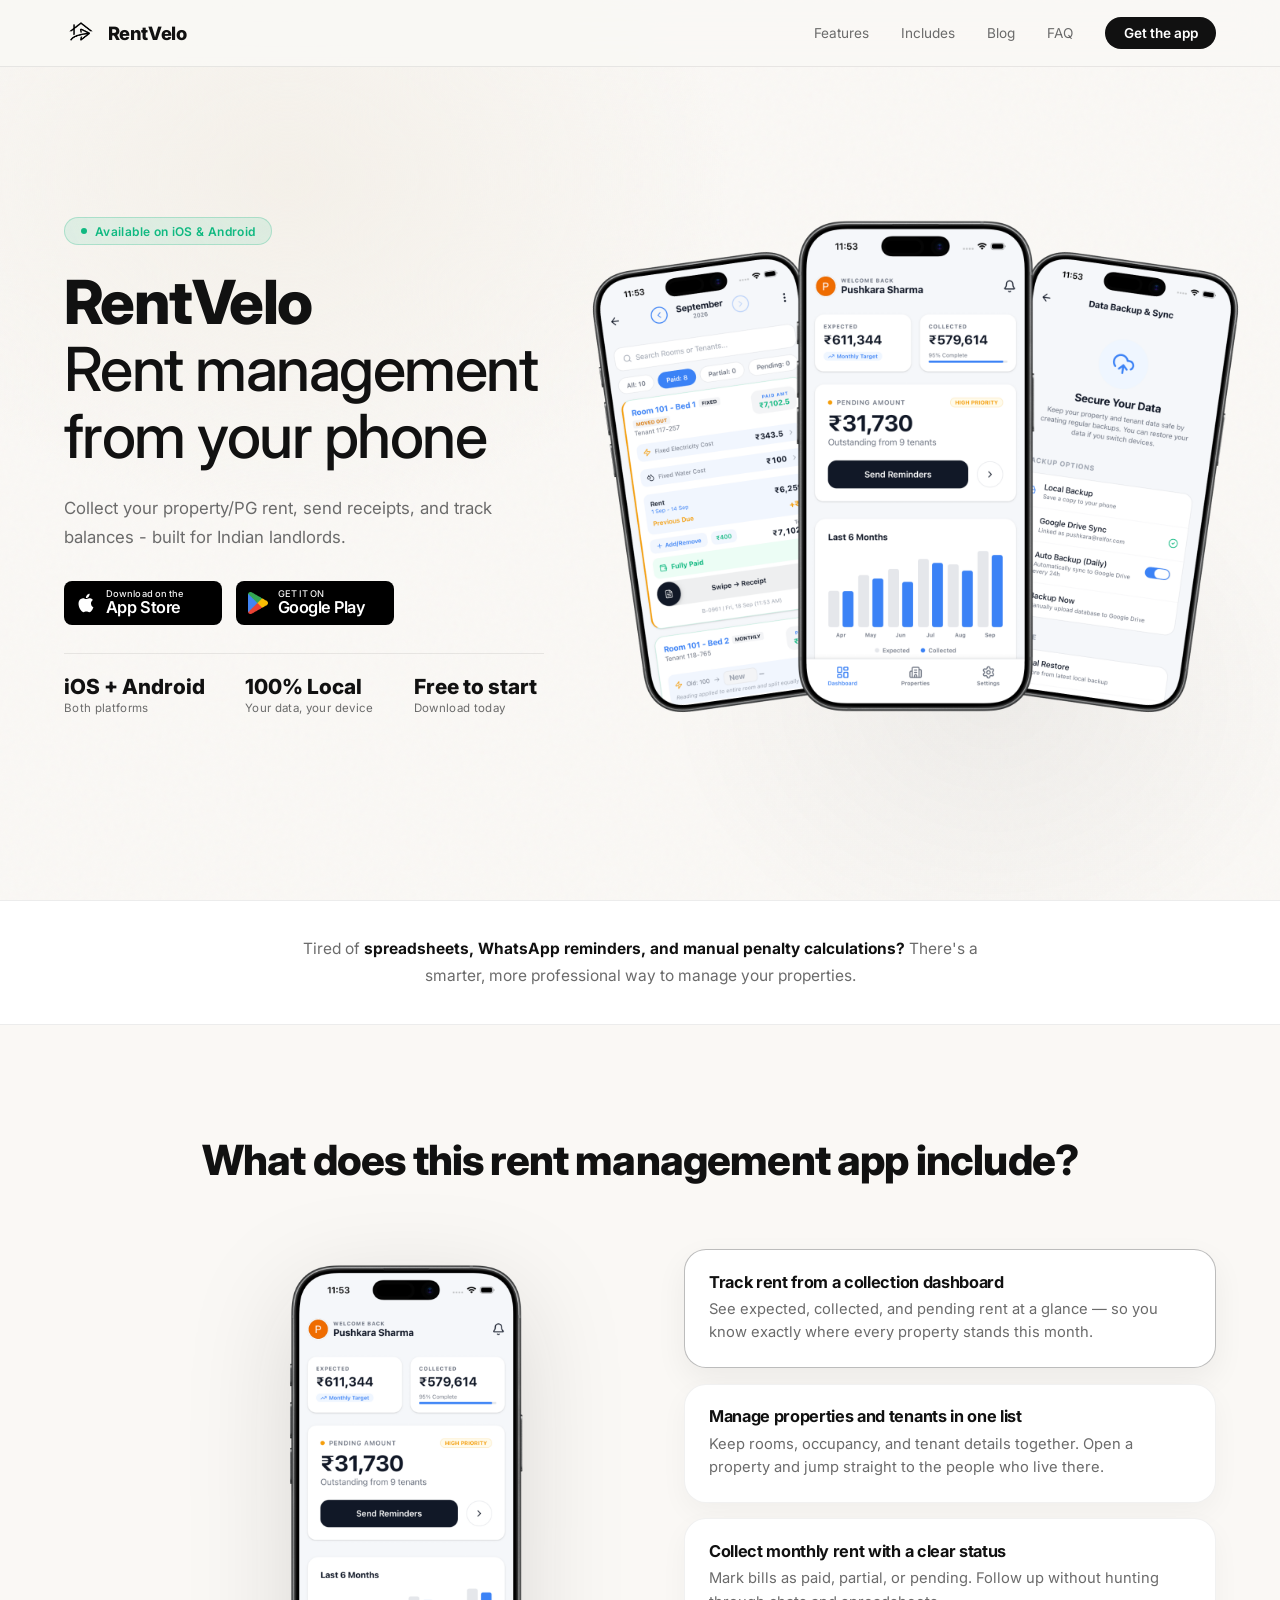
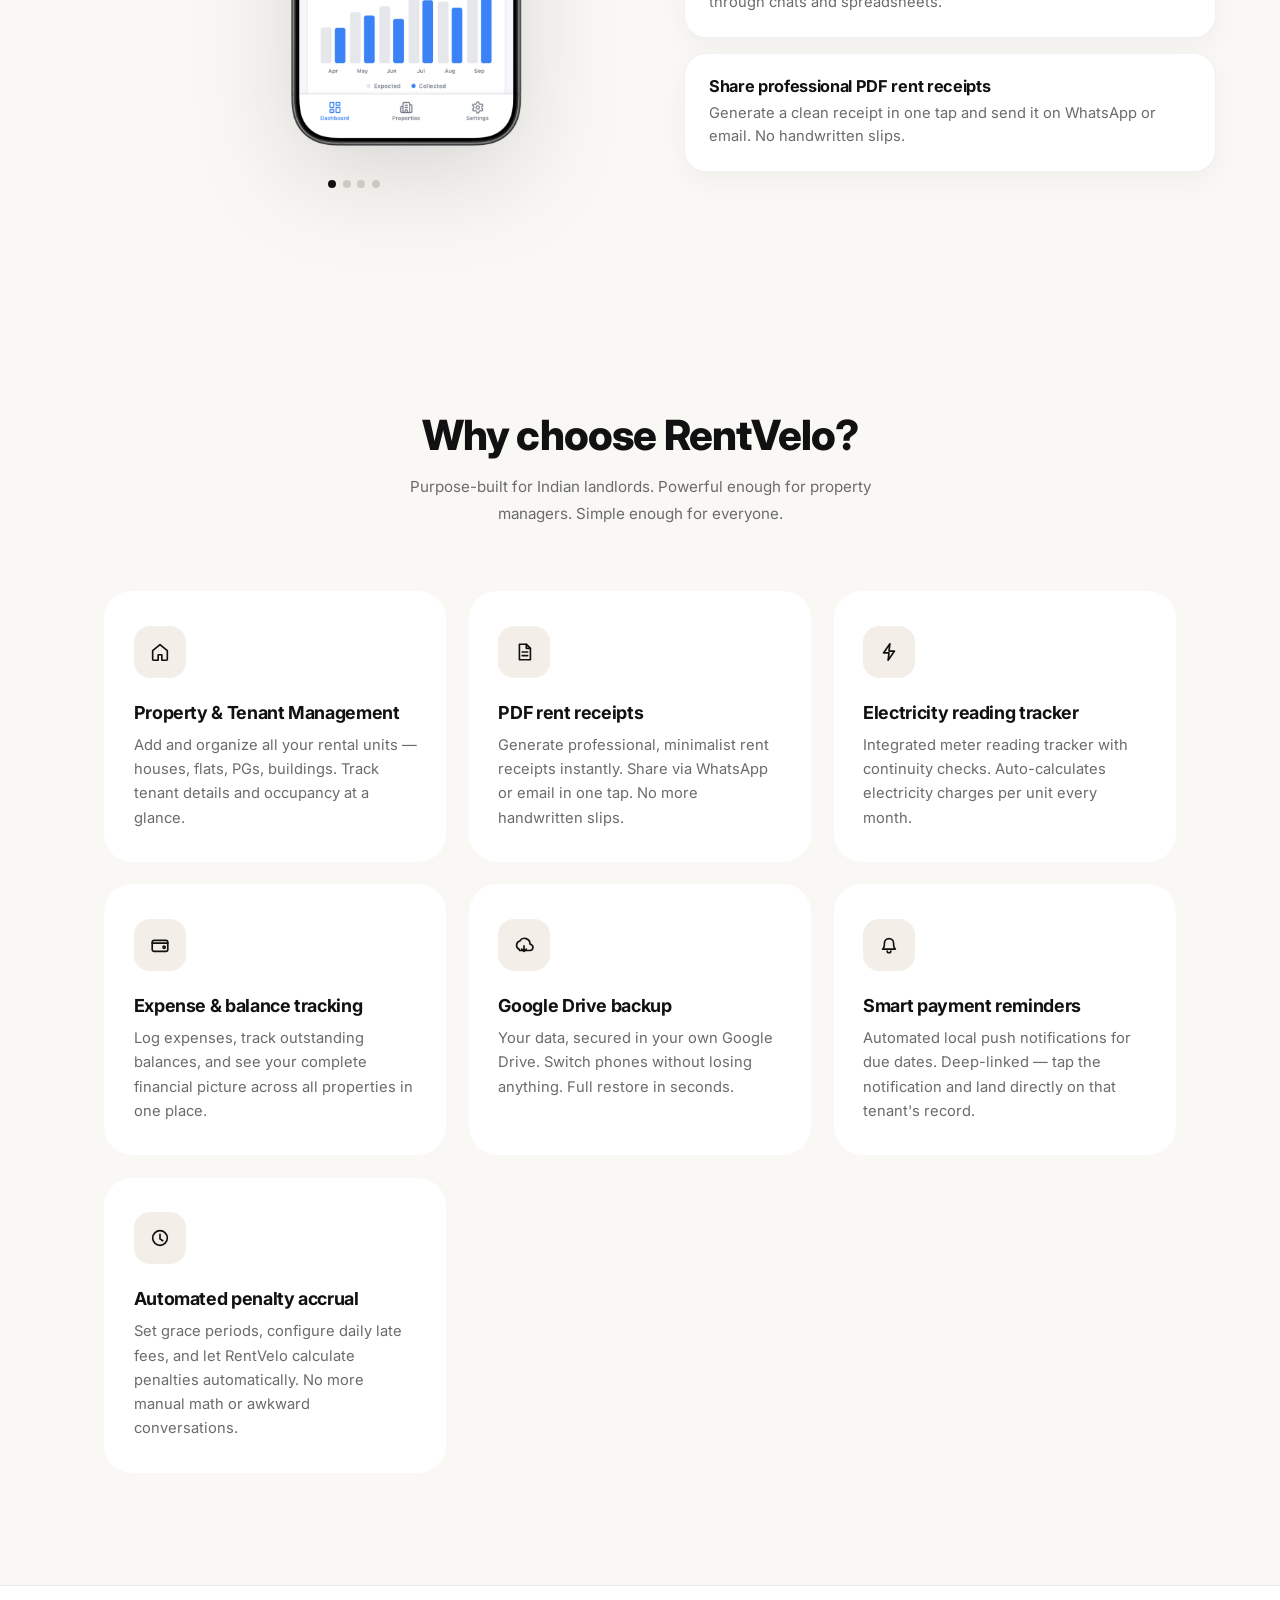
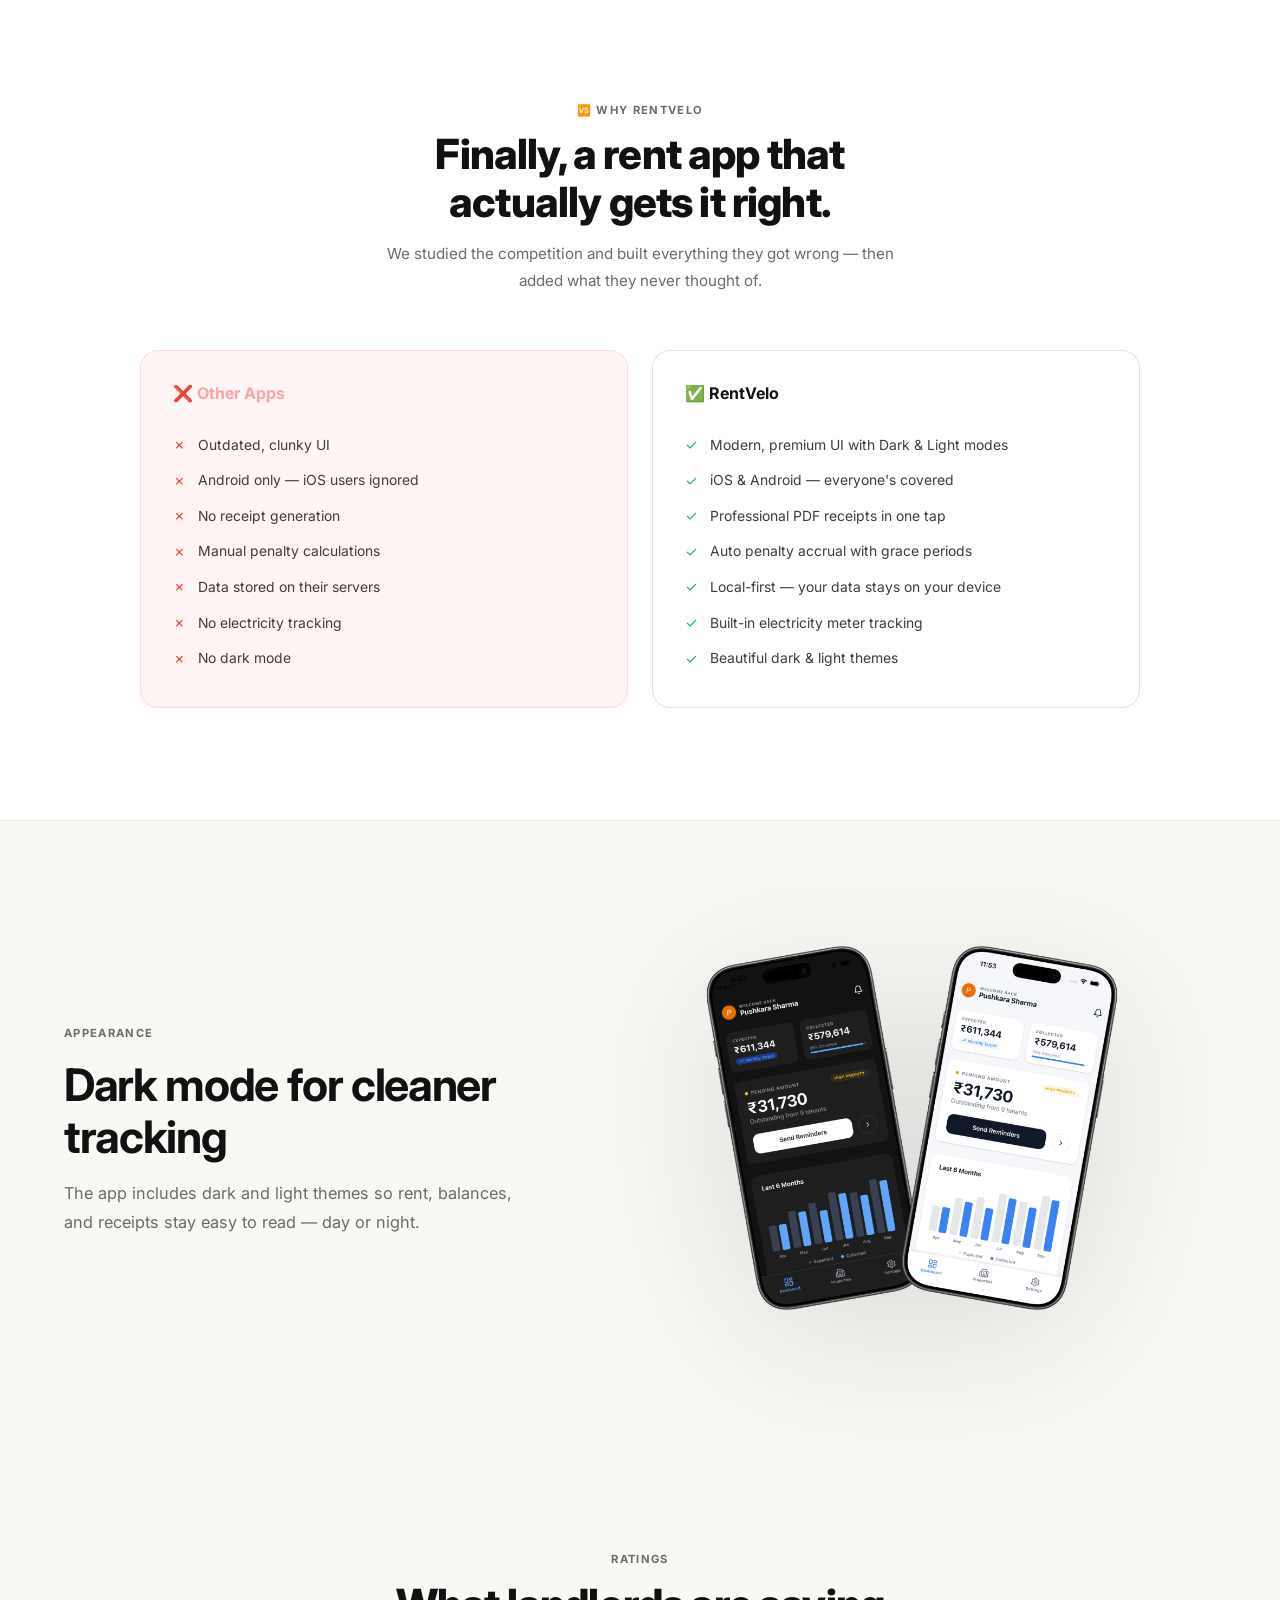
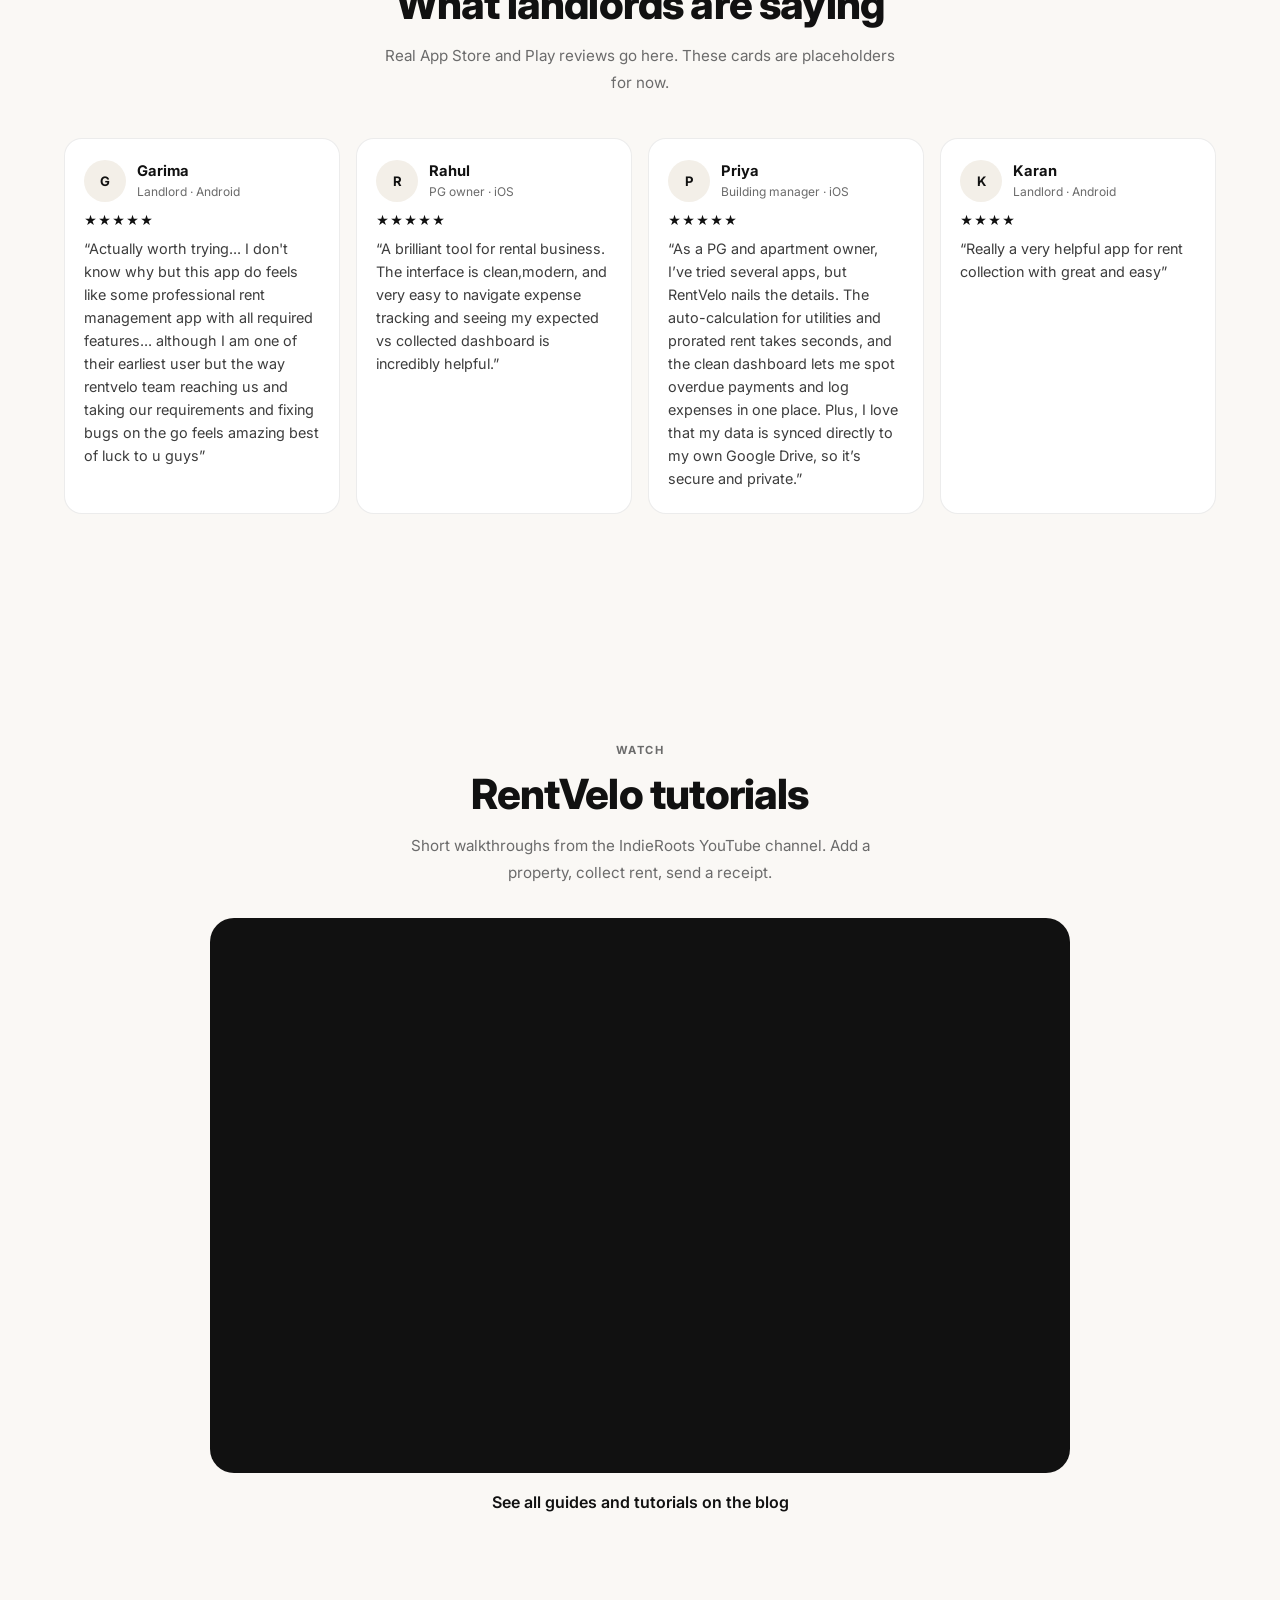
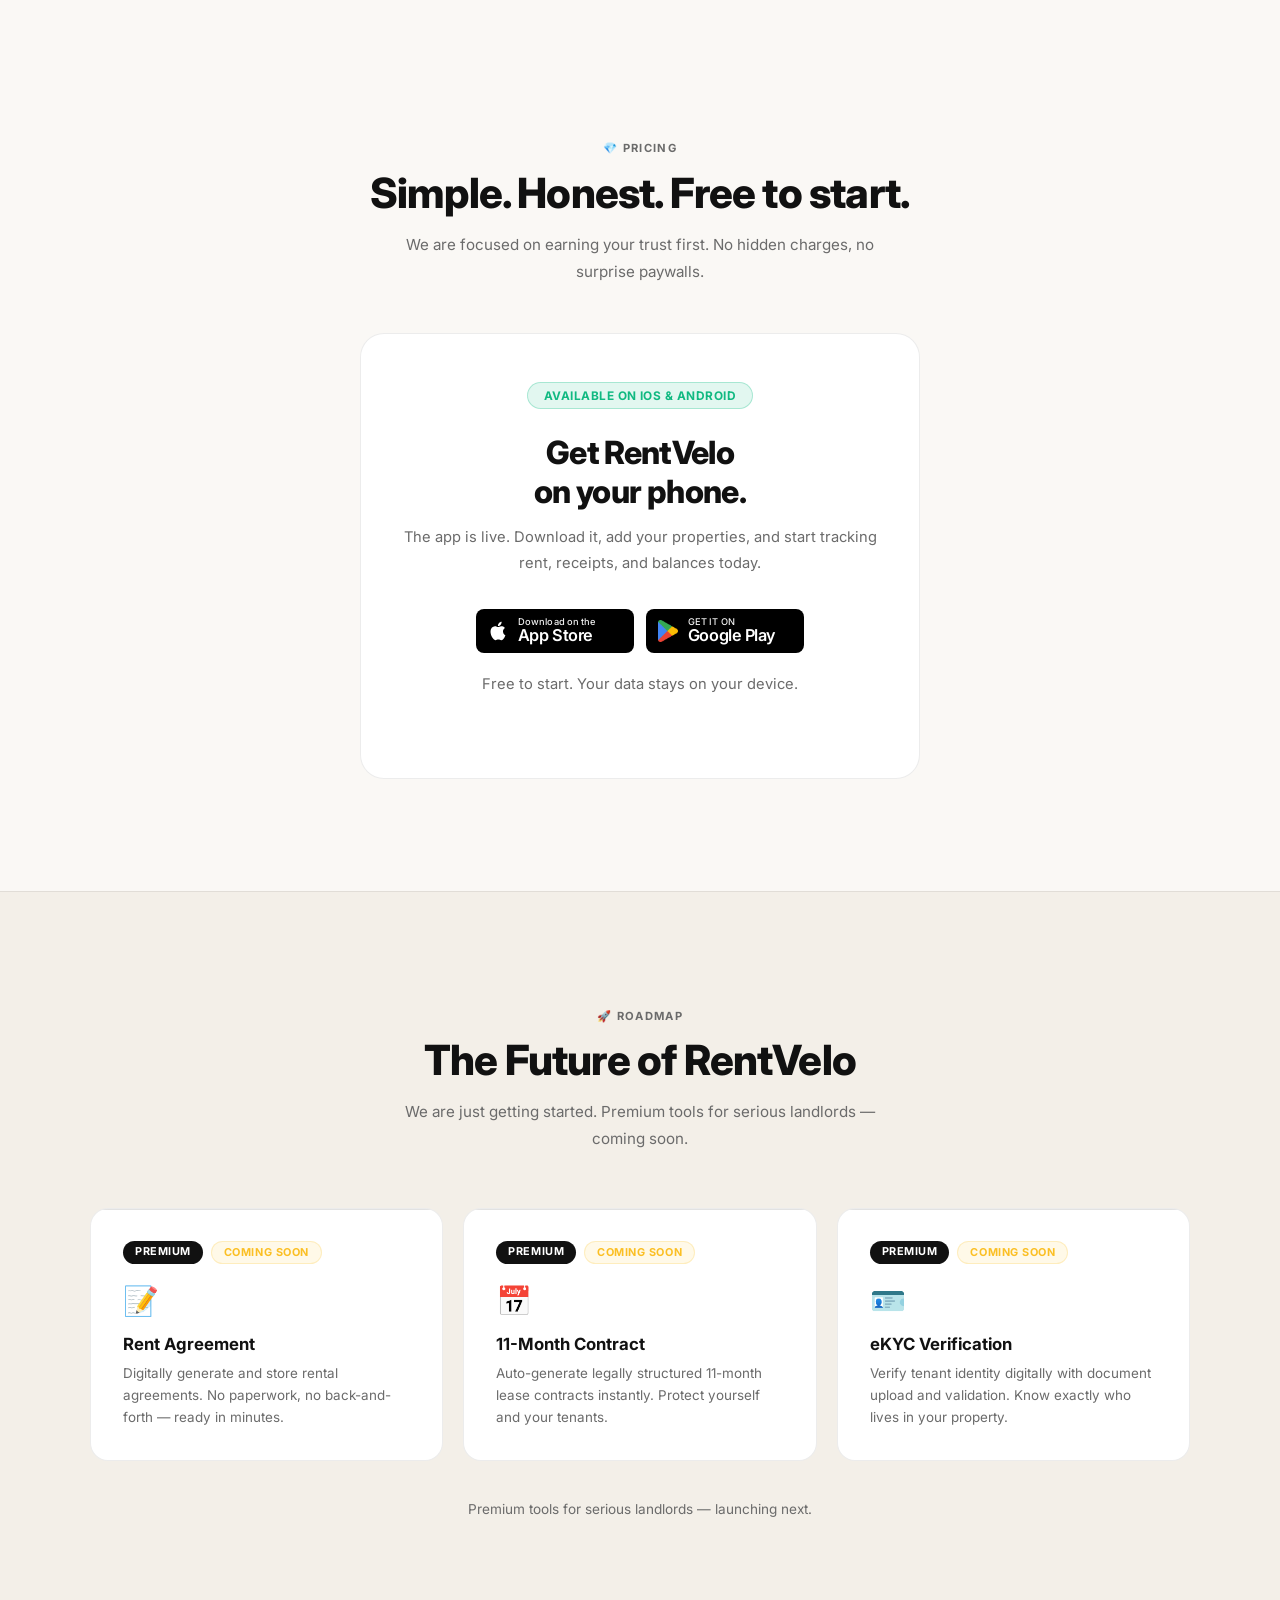
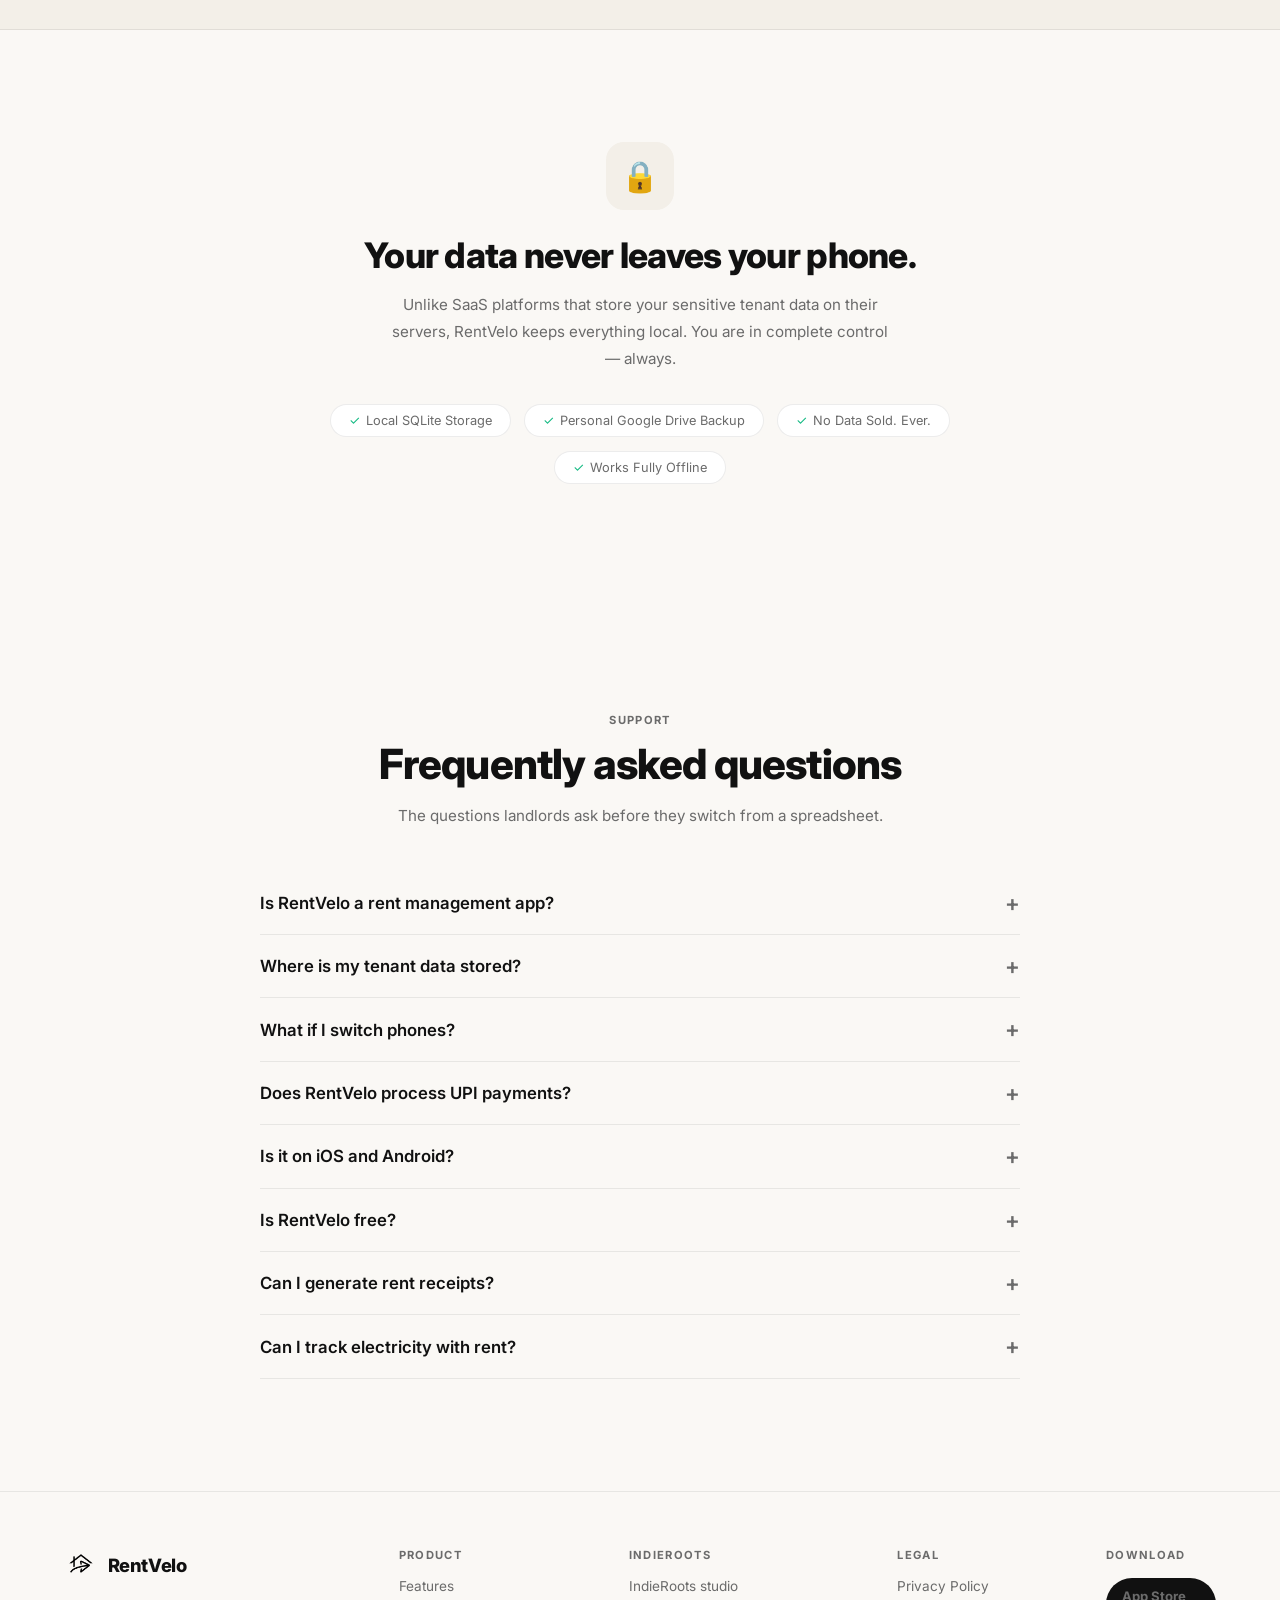
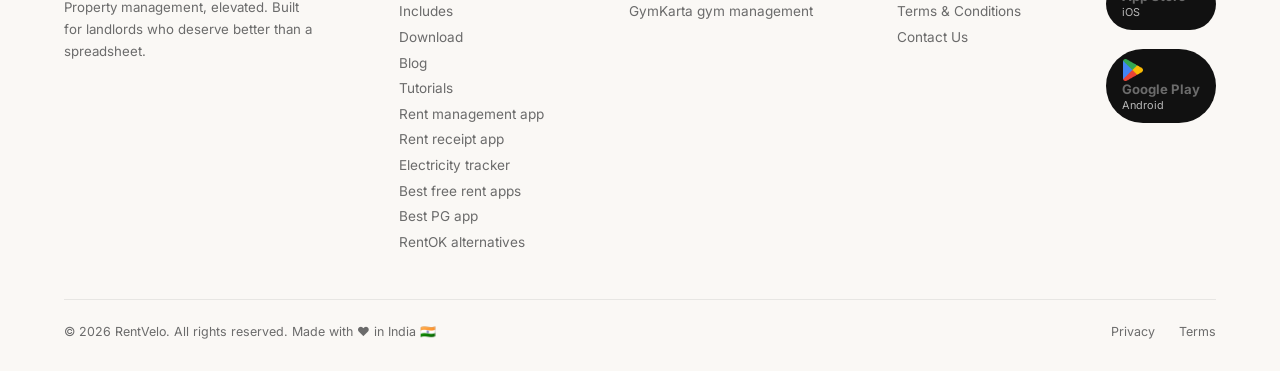
<file: index.html>
<!DOCTYPE html>
<html lang="en">

<head>
  <meta charset="UTF-8" />
  <meta name="viewport" content="width=device-width, initial-scale=1.0" />
  <title>RentVelo | Rent Management App for iOS &amp; Android</title>
  <meta name="description"
    content="RentVelo is a rent management app for Indian landlords: collect rent, share PDF receipts, and track balances from iPhone or Android." />
  <link rel="canonical" href="https://rentvelo.indieroots.in/" />
  <link rel="icon" href="assets/logo.png" type="image/png" />
  <meta property="og:type" content="website" />
  <meta property="og:site_name" content="RentVelo" />
  <meta property="og:title" content="RentVelo | Rent Management App for iOS &amp; Android" />
  <meta property="og:description"
    content="Collect rent, send receipts, and track balances — a phone-first rent management app for Indian landlords." />
  <meta property="og:url" content="https://rentvelo.indieroots.in/" />
  <meta property="og:image" content="https://rentvelo.indieroots.in/assets/main.png" />
  <meta name="twitter:card" content="summary_large_image" />
  <meta name="twitter:title" content="RentVelo | Rent Management App for iOS &amp; Android" />
  <meta name="twitter:description"
    content="Collect rent, send receipts, and track balances from one rent management app." />
  <meta name="twitter:image" content="https://rentvelo.indieroots.in/assets/main.png" />
  <link
    href="https://fonts.googleapis.com/css2?family=Inter:ital,wght@0,400;0,500;0,600;0,700;0,800;1,500;1,600&display=swap"
    rel="stylesheet" />
  <script type="application/ld+json">
  {
    "@context": "https://schema.org",
    "@type": "SoftwareApplication",
    "name": "RentVelo",
    "applicationCategory": "BusinessApplication",
    "operatingSystem": "iOS, Android",
    "description": "Rent management app for Indian landlords to collect rent, share PDF receipts, and track tenant balances from a phone.",
    "url": "https://rentvelo.indieroots.in/",
    "image": "https://rentvelo.indieroots.in/assets/main.png",
    "offers": {
      "@type": "Offer",
      "price": "0",
      "priceCurrency": "INR"
    },
    "downloadUrl": [
      "https://apps.apple.com/in/app/rentvelo-property-manager/id6761322535",
      "https://play.google.com/store/apps/details?id=com.indieroots.rentVelo"
    ],
    "publisher": {
      "@type": "Organization",
      "name": "IndieRoots",
      "url": "https://indieroots.in/",
      "sameAs": [
        "https://indieroots.in/",
        "https://gymkarta.indieroots.in/",
        "https://apps.apple.com/in/app/rentvelo-property-manager/id6761322535",
        "https://play.google.com/store/apps/details?id=com.indieroots.rentVelo"
      ]
    }
  }
  </script>
  <script type="application/ld+json">
  {
    "@context": "https://schema.org",
    "@type": "FAQPage",
    "mainEntity": [
      {
        "@type": "Question",
        "name": "Is RentVelo a rent management app?",
        "acceptedAnswer": {
          "@type": "Answer",
          "text": "Yes. RentVelo is a rent management app for iOS and Android. Collect rent, share PDF receipts, and track balances from your phone."
        }
      },
      {
        "@type": "Question",
        "name": "Where is my tenant data stored?",
        "acceptedAnswer": {
          "@type": "Answer",
          "text": "On your phone. RentVelo is local-first — property, tenant, and rent records live on the device. We do not host that data on our servers."
        }
      },
      {
        "@type": "Question",
        "name": "What if I switch phones?",
        "acceptedAnswer": {
          "@type": "Answer",
          "text": "Use Backup & Restore with your own Google Drive. Your backup stays in a folder on your account, then restores onto the new device."
        }
      },
      {
        "@type": "Question",
        "name": "Does RentVelo process UPI payments?",
        "acceptedAnswer": {
          "@type": "Answer",
          "text": "No. Pay links open the tenant’s UPI app. RentVelo does not collect or settle rent on your behalf."
        }
      },
      {
        "@type": "Question",
        "name": "Is it on iOS and Android?",
        "acceptedAnswer": {
          "@type": "Answer",
          "text": "Yes. Download RentVelo on the App Store and Google Play."
        }
      },
      {
        "@type": "Question",
        "name": "Is RentVelo free?",
        "acceptedAnswer": {
          "@type": "Answer",
          "text": "Yes — download and start managing properties today. Premium tools like rent agreements and eKYC are on the roadmap."
        }
      },
      {
        "@type": "Question",
        "name": "Can I generate rent receipts?",
        "acceptedAnswer": {
          "@type": "Answer",
          "text": "Yes. Create a professional PDF receipt and share it over WhatsApp or email in one tap."
        }
      },
      {
        "@type": "Question",
        "name": "Can I track electricity with rent?",
        "acceptedAnswer": {
          "@type": "Answer",
          "text": "Yes. Log meter readings per tenant and add the extra to the month."
        }
      }
    ]
  }
  </script>
  <style>
    *,
    *::before,
    *::after {
      box-sizing: border-box;
      margin: 0;
      padding: 0
    }

    :root {
      --bg: #FAF8F5;
      --surface: #FFFFFF;
      --surface2: #F3EFE8;
      --text: #111111;
      --muted: #6B6B6B;
      --accent: #111111;
      --accent-deep: #111111;
      --success: #10B981;
      --danger: #EF4444;
      --border: rgba(17, 17, 17, 0.08);
    }

    html {
      scroll-behavior: smooth;
      scroll-padding-top: 80px
    }

    body {
      background: var(--bg);
      color: var(--text);
      font-family: Inter, system-ui, sans-serif;
      overflow-x: hidden
    }

    body::before {
      content: "";
      position: fixed;
      inset: 0;
      opacity: .025;
      background-image: url("data:image/svg+xml,%3Csvg viewBox='0 0 200 200' xmlns='http://www.w3.org/2000/svg'%3E%3Cfilter id='n'%3E%3CfeTurbulence type='fractalNoise' baseFrequency='0.85' numOctaves='4' stitchTiles='stitch'/%3E%3C/filter%3E%3Crect width='100%25' height='100%25' filter='url(%23n)'/%3E%3C/svg%3E");
      pointer-events: none;
      z-index: 0
    }

    /* NAV */
    nav {
      position: fixed;
      top: 0;
      left: 0;
      right: 0;
      z-index: 200;
      display: flex;
      align-items: center;
      justify-content: space-between;
      padding: 1rem 5%;
      background: rgba(18, 18, 18, 0.82);
      backdrop-filter: blur(20px);
      border-bottom: 1px solid var(--border)
    }

    .nav-brand {
      display: flex;
      align-items: center;
      gap: .6rem;
      text-decoration: none
    }

    .brand-logo {
      width: 34px;
      height: 34px;
      border-radius: 8px;
      display: block;
      object-fit: cover
    }

    .brand-name {
      font-family: Inter, system-ui, sans-serif;
      font-weight: 800;
      font-size: 1.15rem;
      letter-spacing: -.02em;
      color: var(--text)
    }

    .nav-links {
      display: flex;
      gap: 2rem;
      align-items: center
    }

    .nav-links a {
      color: var(--muted);
      text-decoration: none;
      font-size: .85rem;
      transition: color .2s
    }

    .nav-links a:hover {
      color: var(--accent)
    }

    .nav-cta {
      background: var(--accent) !important;
      color: #fff !important;
      padding: .45rem 1.2rem;
      border-radius: 8px;
      font-weight: 600 !important;
      transition: background .2s !important
    }

    .nav-cta:hover {
      background: #3B82F6 !important
    }

    .hamburger {
      display: none;
      flex-direction: column;
      gap: 5px;
      cursor: pointer;
      padding: 4px
    }

    .hamburger span {
      width: 22px;
      height: 2px;
      background: var(--muted);
      border-radius: 2px;
      transition: .3s
    }

    .mobile-menu {
      display: none;
      position: fixed;
      top: 65px;
      left: 0;
      right: 0;
      background: rgba(18, 18, 18, 0.97);
      backdrop-filter: blur(20px);
      padding: 1.5rem 5%;
      flex-direction: column;
      gap: 1.2rem;
      border-bottom: 1px solid var(--border);
      z-index: 199
    }

    .mobile-menu.open {
      display: flex
    }

    .mobile-menu a {
      color: var(--muted);
      text-decoration: none;
      font-size: 1rem;
      padding: .3rem 0
    }

    /* HERO */
    .hero {
      position: relative;
      min-height: 100vh;
      display: flex;
      align-items: center;
      padding: 7rem 5% 5rem;
      overflow: hidden
    }

    .hero-glow {
      position: absolute;
      top: -20%;
      left: -15%;
      width: 75%;
      height: 80%;
      background: radial-gradient(ellipse, rgba(30, 58, 138, .3) 0%, transparent 65%);
      pointer-events: none
    }

    .hero-glow2 {
      position: absolute;
      bottom: -10%;
      right: -5%;
      width: 55%;
      height: 65%;
      background: radial-gradient(ellipse, rgba(96, 165, 250, .07) 0%, transparent 65%);
      pointer-events: none
    }

    .hero-grid {
      display: grid;
      grid-template-columns: 0.9fr 1.2fr;
      gap: 2rem;
      align-items: center;
      max-width: 1400px;
      margin: 0 auto;
      width: 100%;
      position: relative;
      z-index: 1
    }

    .hero-left {
      display: flex;
      flex-direction: column;
      gap: 1.5rem
    }

    .hero-badge {
      display: inline-flex;
      align-items: center;
      gap: .5rem;
      background: rgba(16, 185, 129, .1);
      border: 1px solid rgba(16, 185, 129, .25);
      border-radius: 100px;
      padding: .35rem 1rem;
      width: fit-content;
      font-size: .75rem;
      font-weight: 600;
      color: var(--success);
      letter-spacing: .03em
    }

    .badge-dot {
      width: 6px;
      height: 6px;
      background: var(--success);
      border-radius: 50%;
      animation: pulse 2s infinite
    }

    @keyframes pulse {

      0%,
      100% {
        opacity: 1;
        transform: scale(1)
      }

      50% {
        opacity: .4;
        transform: scale(1.5)
      }
    }

    .hero h1 {
      font-family: Inter, system-ui, sans-serif;
      font-size: clamp(2.4rem, 5vw, 3.8rem);
      font-weight: 800;
      line-height: 1.1;
      letter-spacing: -.025em
    }

    .hero h1 em {
      font-style: normal;
      background: linear-gradient(135deg, #60A5FA 0%, #93C5FD 50%, #60A5FA 100%);
      background-size: 200%;
      -webkit-background-clip: text;
      -webkit-text-fill-color: transparent;
      background-clip: text;
      animation: shimmer 4s linear infinite
    }

    @keyframes shimmer {
      0% {
        background-position: 0%
      }

      100% {
        background-position: 200%
      }
    }

    .hero-sub {
      color: var(--muted);
      font-size: 1.05rem;
      line-height: 1.75;
      max-width: 460px
    }

    .hero-actions {
      display: flex;
      gap: .85rem;
      flex-wrap: wrap;
      margin-top: .25rem
    }

    .btn-store {
      display: inline-flex;
      align-items: center;
      gap: .55rem;
      text-decoration: none;
      padding: .4rem .95rem .4rem .7rem;
      border-radius: 8px;
      background: #000;
      color: #fff;
      border: 0;
      height: 44px;
      min-width: 158px;
      transition: background .2s;
      font-family: Inter, system-ui, sans-serif
    }

    .btn-store:hover {
      background: #1a1a1a;
      color: #fff
    }

    .store-icon {
      width: 22px;
      height: 22px;
      flex-shrink: 0;
      object-fit: contain;
      display: block
    }

    .btn-store-copy {
      display: flex;
      flex-direction: column;
      align-items: flex-start;
      line-height: 1.05
    }

    .btn-store-copy small {
      font-size: .58rem;
      font-weight: 500;
      letter-spacing: .01em;
      opacity: .95
    }

    .btn-store-copy strong {
      font-size: 1.02rem;
      font-weight: 600;
      letter-spacing: -.03em
    }

    .hero-stats {
      display: flex;
      gap: 2.5rem;
      padding-top: 1.2rem;
      border-top: 1px solid var(--border);
      margin-top: .3rem
    }

    .stat-item {
      display: flex;
      flex-direction: column;
      gap: .15rem
    }

    .stat-num {
      font-family: Inter, system-ui, sans-serif;
      font-size: 1.3rem;
      font-weight: 800;
      color: var(--text)
    }

    .stat-label {
      font-size: .72rem;
      color: var(--muted);
      letter-spacing: .03em
    }

    /* PHONE */
    .hero-right {
      display: flex;
      justify-content: center;
      align-items: center;
      position: relative
    }

    .hero-visual {
      width: 100%;
      max-width: none
    }

    .hero-visual img {
      width: 118%;
      max-width: none;
      height: auto;
      display: block;
      margin-left: -6%
    }

    .phone-showcase {
      position: relative;
      width: 100%;
      max-width: 340px;
      margin: 0 auto
    }

    .phone-main {
      position: relative;
      z-index: 2
    }

    .phone-frame {
      border-radius: 44px;
      overflow: hidden;
      border: 2px solid rgba(255, 255, 255, 0.08);
      box-shadow: 0 40px 100px rgba(0, 0, 0, .7), 0 0 0 1px rgba(96, 165, 250, .06),
        inset 0 1px 0 rgba(255, 255, 255, .06);
      background: #000
    }

    .phone-frame img {
      width: 100%;
      display: block
    }

    .phone-secondary {
      position: absolute;
      top: 8%;
      right: -22%;
      z-index: 1;
      width: 52%;
      opacity: .7;
      transform: rotate(5deg)
    }

    .phone-secondary .phone-frame {
      border-radius: 32px;
      box-shadow: 0 25px 60px rgba(0, 0, 0, .55)
    }

    .phone-glow-el {
      position: absolute;
      bottom: -5%;
      left: 50%;
      transform: translateX(-50%);
      width: 55%;
      height: 36px;
      background: radial-gradient(ellipse, rgba(96, 165, 250, .45) 0%, transparent 70%);
      filter: blur(18px);
      pointer-events: none
    }

    /* PROBLEM BAR */
    .problem-bar {
      background: var(--surface);
      border-top: 1px solid var(--border);
      border-bottom: 1px solid var(--border);
      padding: 2.2rem 5%;
      text-align: center
    }

    .problem-bar p {
      color: var(--muted);
      font-size: .97rem;
      max-width: 680px;
      margin: 0 auto;
      line-height: 1.7
    }

    .problem-bar strong {
      color: var(--text)
    }

    /* SECTION HEADINGS */
    .section-label {
      display: inline-flex;
      align-items: center;
      gap: .4rem;
      font-size: .7rem;
      text-transform: uppercase;
      letter-spacing: .12em;
      color: var(--accent);
      font-weight: 700;
      margin-bottom: .9rem
    }

    .section-title {
      font-family: Inter, system-ui, sans-serif;
      font-size: clamp(1.8rem, 3.5vw, 2.6rem);
      font-weight: 800;
      line-height: 1.15;
      letter-spacing: -.02em;
      margin-bottom: .9rem
    }

    .section-sub {
      color: var(--muted);
      font-size: .95rem;
      line-height: 1.75;
      max-width: 520px
    }

    /* FEATURES */
    .features-wrap {
      max-width: 1200px;
      margin: 0 auto;
      padding: 7rem 5%
    }

    .features-header {
      text-align: center;
      margin-bottom: 4rem
    }

    .features-header .section-sub {
      margin: 0 auto
    }

    .features-grid {
      display: grid;
      grid-template-columns: repeat(3, 1fr);
      gap: 1.4rem
    }

    .feat-card {
      background: #fff;
      border: 0;
      border-radius: 28px;
      padding: 2.15rem 1.85rem 2rem;
      transition: box-shadow .25s, transform .25s;
      position: relative
    }

    .feat-card::after {
      display: none
    }

    .feat-card:hover {
      transform: translateY(-2px);
      box-shadow: 0 18px 40px rgba(17, 17, 17, .06)
    }

    .feat-card:hover::after {
      display: none
    }

    .feat-icon {
      width: 52px;
      height: 52px;
      border-radius: 16px;
      background: #f3efe8;
      border: 0;
      display: flex;
      align-items: center;
      justify-content: center;
      margin-bottom: 1.45rem
    }

    .feat-icon svg {
      width: 22px;
      height: 22px;
      stroke: #111;
      fill: none;
      stroke-width: 1.8;
      stroke-linecap: round;
      stroke-linejoin: round
    }

    .feat-card h3 {
      font-family: Inter, system-ui, sans-serif;
      font-size: 1.12rem;
      font-weight: 700;
      letter-spacing: -.02em;
      line-height: 1.3;
      margin-bottom: .55rem;
      color: var(--text)
    }

    .feat-card p {
      color: var(--muted);
      font-size: .92rem;
      line-height: 1.65
    }

    .feat-card.highlight {
      background: #fff
    }

    /* COMPARISON */
    .compare-wrap {
      background: var(--surface);
      border-top: 1px solid var(--border);
      border-bottom: 1px solid var(--border);
      padding: 7rem 5%
    }

    .compare-inner {
      max-width: 1000px;
      margin: 0 auto
    }

    .compare-grid {
      display: grid;
      grid-template-columns: 1fr 1fr;
      gap: 1.5rem;
      margin-top: 3.5rem
    }

    .compare-col {
      border-radius: 18px;
      padding: 2rem 2rem
    }

    .compare-col.bad {
      background: rgba(239, 68, 68, .05);
      border: 1px solid rgba(239, 68, 68, .14)
    }

    .compare-col.good {
      background: rgba(96, 165, 250, .05);
      border: 1px solid rgba(96, 165, 250, .2)
    }

    .compare-col-title {
      font-family: Inter, system-ui, sans-serif;
      font-size: 1rem;
      font-weight: 700;
      margin-bottom: 1.5rem;
      display: flex;
      align-items: center;
      gap: .5rem
    }

    .compare-col.bad .compare-col-title {
      color: #FCA5A5
    }

    .compare-col.good .compare-col-title {
      color: var(--accent)
    }

    .compare-item {
      display: flex;
      align-items: center;
      gap: .75rem;
      padding: .55rem 0;
      border-bottom: 1px solid rgba(255, 255, 255, .04);
      font-size: .87rem;
      color: #3e3c3c
    }

    .compare-item:last-child {
      border-bottom: none
    }

    .ci-bad {
      color: #EF4444;
      font-size: .9rem;
      flex-shrink: 0
    }

    .ci-good {
      color: var(--success);
      font-size: .9rem;
      flex-shrink: 0
    }

    /* SCREENSHOTS */
    .screenshots-wrap {
      padding: 7rem 0;
      overflow: hidden
    }

    .screenshots-inner {
      max-width: 1200px;
      margin: 0 auto;
      padding: 0 5%
    }

    .screenshots-header {
      text-align: center;
      margin-bottom: 3rem
    }

    .screens-track {
      display: flex;
      gap: 1.5rem;
      overflow-x: auto;
      padding: 1.5rem 5% 2.5rem;
      scrollbar-width: thin;
      scrollbar-color: var(--border) transparent;
      -webkit-overflow-scrolling: touch;
      cursor: grab
    }

    .screens-track:active {
      cursor: grabbing
    }

    .screens-track::-webkit-scrollbar {
      height: 4px
    }

    .screens-track::-webkit-scrollbar-track {
      background: transparent
    }

    .screens-track::-webkit-scrollbar-thumb {
      background: rgba(96, 165, 250, .2);
      border-radius: 4px
    }

    .screen-item {
      flex: 0 0 210px
    }

    .screen-label {
      text-align: center;
      font-size: .74rem;
      color: var(--muted);
      margin-top: .85rem;
      font-weight: 500;
      letter-spacing: .02em
    }

    .screen-item .phone-frame {
      border-radius: 32px;
      box-shadow: 0 24px 60px rgba(0, 0, 0, .55);
      transition: transform .3s, box-shadow .3s
    }

    .screen-item:hover .phone-frame {
      transform: translateY(-8px);
      box-shadow: 0 36px 80px rgba(0, 0, 0, .6), 0 0 0 1px rgba(96, 165, 250, .1)
    }

    /* PRICING */
    .pricing-wrap {
      padding: 7rem 5%;
      max-width: 1200px;
      margin: 0 auto;
      text-align: center
    }

    .pricing-card {
      max-width: 560px;
      margin: 3rem auto 0;
      background: linear-gradient(140deg, rgba(30, 58, 138, .35) 0%, var(--surface) 60%);
      border: 1px solid rgba(96, 165, 250, .22);
      border-radius: 24px;
      padding: 3rem 2.5rem;
      position: relative;
      overflow: hidden
    }

    .pricing-card::before {
      content: "";
      position: absolute;
      top: -50%;
      left: -20%;
      width: 140%;
      height: 140%;
      background: radial-gradient(ellipse, rgba(96, 165, 250, .07) 0%, transparent 60%);
      pointer-events: none
    }

    .pricing-tag {
      display: inline-flex;
      align-items: center;
      gap: .4rem;
      background: rgba(16, 185, 129, .12);
      border: 1px solid rgba(16, 185, 129, .28);
      border-radius: 100px;
      padding: .35rem 1rem;
      font-size: .74rem;
      font-weight: 700;
      color: var(--success);
      margin-bottom: 1.5rem;
      letter-spacing: .04em;
      text-transform: uppercase
    }

    .pricing-card h2 {
      font-family: Inter, system-ui, sans-serif;
      font-size: 2rem;
      font-weight: 800;
      margin-bottom: .85rem;
      letter-spacing: -.02em
    }

    .pricing-card p {
      color: var(--muted);
      font-size: .92rem;
      line-height: 1.75;
      margin-bottom: 2rem
    }

    .email-row {
      display: flex;
      gap: .6rem;
      background: var(--bg);
      border: 1px solid var(--border);
      border-radius: 14px;
      padding: .4rem .4rem .4rem 1.1rem;
      max-width: 420px;
      margin: 0 auto 1.2rem
    }

    .email-row input {
      flex: 1;
      background: transparent;
      border: none;
      outline: none;
      color: var(--text);
      font-size: .88rem;
      font-family: Inter, system-ui, sans-serif;
      min-width: 0
    }

    .email-row input::placeholder {
      color: var(--muted)
    }

    .email-row button {
      background: var(--accent);
      color: #fff;
      border: none;
      border-radius: 10px;
      padding: .65rem 1.2rem;
      font-size: .84rem;
      font-weight: 600;
      cursor: pointer;
      transition: background .2s;
      white-space: nowrap;
      font-family: Inter, system-ui, sans-serif
    }

    .email-row button:hover {
      background: #3B82F6
    }

    .pricing-note {
      font-size: .78rem;
      color: var(--muted)
    }

    /* COMING SOON */
    .coming-wrap {
      background: linear-gradient(140deg, rgba(30, 58, 138, .2) 0%, var(--surface) 100%);
      border-top: 1px solid var(--border);
      border-bottom: 1px solid var(--border);
      padding: 7rem 5%
    }

    .coming-inner {
      max-width: 1100px;
      margin: 0 auto
    }

    .coming-header {
      text-align: center;
      margin-bottom: 3.5rem
    }

    .coming-grid {
      display: grid;
      grid-template-columns: repeat(auto-fit, minmax(260px, 1fr));
      gap: 1.25rem
    }

    .coming-card {
      background: rgba(18, 18, 18, .7);
      border: 1px solid rgba(96, 165, 250, .13);
      border-radius: 18px;
      padding: 2rem;
      position: relative;
      overflow: hidden
    }

    .coming-card::after {
      content: "";
      position: absolute;
      top: 0;
      left: 0;
      right: 0;
      height: 2px;
      background: linear-gradient(90deg, transparent, rgba(96, 165, 250, .5), transparent)
    }

    .coming-badges {
      display: flex;
      gap: .5rem;
      margin-bottom: 1.2rem;
      flex-wrap: wrap
    }

    .badge-premium {
      background: rgba(96, 165, 250, .1);
      border: 1px solid rgba(96, 165, 250, .22);
      border-radius: 100px;
      padding: .2rem .75rem;
      font-size: .68rem;
      font-weight: 700;
      color: var(--accent);
      letter-spacing: .05em;
      text-transform: uppercase
    }

    .badge-soon {
      background: rgba(251, 191, 36, .1);
      border: 1px solid rgba(251, 191, 36, .22);
      border-radius: 100px;
      padding: .2rem .75rem;
      font-size: .68rem;
      font-weight: 700;
      color: #FBBF24;
      letter-spacing: .05em;
      text-transform: uppercase
    }

    .coming-icon {
      font-size: 1.8rem;
      margin-bottom: 1rem
    }

    .coming-card h3 {
      font-family: Inter, system-ui, sans-serif;
      font-size: 1.05rem;
      font-weight: 700;
      margin-bottom: .5rem
    }

    .coming-card p {
      color: var(--muted);
      font-size: .84rem;
      line-height: 1.65
    }

    .coming-note {
      text-align: center;
      margin-top: 2.5rem;
      color: var(--muted);
      font-size: .85rem
    }

    .coming-note strong {
      color: var(--accent)
    }

    /* PRIVACY */
    .privacy-wrap {
      padding: 7rem 5%;
      max-width: 860px;
      margin: 0 auto;
      text-align: center
    }

    .privacy-icon-wrap {
      width: 68px;
      height: 68px;
      border-radius: 18px;
      background: rgba(96, 165, 250, .08);
      border: 1px solid rgba(96, 165, 250, .18);
      display: flex;
      align-items: center;
      justify-content: center;
      font-size: 1.9rem;
      margin: 0 auto 1.5rem
    }

    .privacy-wrap h2 {
      font-family: Inter, system-ui, sans-serif;
      font-size: clamp(1.6rem, 3vw, 2.2rem);
      font-weight: 800;
      margin-bottom: 1rem;
      letter-spacing: -.02em
    }

    .privacy-wrap p {
      color: var(--muted);
      font-size: .95rem;
      line-height: 1.75;
      max-width: 500px;
      margin: 0 auto 2rem
    }

    .privacy-pills {
      display: flex;
      gap: .85rem;
      justify-content: center;
      flex-wrap: wrap
    }

    .privacy-pill {
      background: var(--surface);
      border: 1px solid var(--border);
      border-radius: 100px;
      padding: .5rem 1.1rem;
      font-size: .8rem;
      color: var(--muted);
      display: flex;
      align-items: center;
      gap: .4rem
    }

    .privacy-pill .tick {
      color: var(--success)
    }

    /* FOOTER */
    footer {
      border-top: 1px solid var(--border);
      padding: 3.5rem 5% 2rem
    }

    .footer-inner {
      max-width: 1200px;
      margin: 0 auto
    }

    .footer-top {
      display: flex;
      justify-content: space-between;
      align-items: flex-start;
      flex-wrap: wrap;
      gap: 2.5rem;
      padding-bottom: 2.5rem;
      border-bottom: 1px solid var(--border)
    }

    .footer-brand {
      max-width: 250px
    }

    .footer-brand p {
      color: var(--muted);
      font-size: .83rem;
      line-height: 1.65;
      margin-top: .7rem
    }

    .footer-links-group h2 {
      font-size: .7rem;
      text-transform: uppercase;
      letter-spacing: .12em;
      color: var(--muted);
      margin-bottom: 1rem;
      font-weight: 700
    }

    .footer-links-group a {
      display: block;
      color: var(--muted);
      text-decoration: none;
      font-size: .85rem;
      margin-bottom: .6rem;
      transition: color .2s
    }

    .footer-links-group a:hover {
      color: var(--accent)
    }

    .footer-store-btns {
      display: flex;
      flex-direction: column;
      gap: .6rem
    }

    .store-btn {
      display: flex;
      align-items: center;
      gap: .7rem;
      background: var(--surface2);
      border: 1px solid var(--border);
      border-radius: 11px;
      padding: .65rem 1rem;
      text-decoration: none;
      color: var(--text);
      font-size: .8rem;
      transition: all .2s
    }

    .store-btn:hover {
      border-color: var(--accent);
      color: var(--accent)
    }

    .store-btn strong {
      font-size: .82rem;
      display: block;
      line-height: 1.3
    }

    .store-btn small {
      font-size: .68rem;
      color: var(--muted);
      display: block
    }

    .footer-bottom {
      display: flex;
      justify-content: space-between;
      align-items: center;
      padding-top: 1.5rem;
      flex-wrap: wrap;
      gap: 1rem
    }

    .footer-copy {
      color: var(--muted);
      font-size: .78rem
    }

    .footer-legal {
      display: flex;
      gap: 1.5rem
    }

    .footer-legal a {
      color: var(--muted);
      text-decoration: none;
      font-size: .78rem;
      transition: color .2s
    }

    .footer-legal a:hover {
      color: var(--accent)
    }

    /* Visible without JS so Googlebot can index the text */
    .fade-up {
      opacity: 1;
      transform: none
    }

    /* RESPONSIVE */
    @media(max-width:900px) {
      .hero-grid {
        grid-template-columns: 1fr;
        text-align: center
      }

      .hero-left {
        align-items: center
      }

      .hero-sub {
        text-align: center
      }

      .hero-right {
        margin-top: 2rem
      }

      .hero-visual img {
        width: 100%;
        margin-left: 0
      }

      .compare-grid {
        grid-template-columns: 1fr
      }

      .features-grid {
        grid-template-columns: 1fr
      }

      .nav-links {
        display: none
      }

      .hamburger {
        display: flex
      }

      .footer-top {
        flex-direction: column
      }
    }

    @media(max-width:600px) {
      .hero {
        padding: 5.5rem 1.2rem 4rem
      }

      .features-wrap,
      .compare-wrap,
      .coming-wrap,
      .pricing-wrap,
      .privacy-wrap {
        padding: 4.5rem 1.2rem
      }

      .screenshots-wrap {
        padding: 4.5rem 0
      }

      .screens-track {
        padding: 1.5rem 1.2rem 2rem
      }

      .hero-stats {
        gap: 1.5rem
      }

      .email-row {
        flex-direction: column;
        padding: .6rem
      }

      .email-row input {
        padding: .4rem .3rem
      }

      footer {
        padding: 2.5rem 1.2rem 1.5rem
      }
    }

    /* PLATFORM TABS */
    .platform-tabs {
      display: flex;
      gap: .6rem;
      justify-content: center;
      margin-bottom: 2rem
    }

    .ptab {
      display: inline-flex;
      align-items: center;
      gap: .5rem;
      background: var(--surface);
      border: 1px solid var(--border);
      border-radius: 100px;
      padding: .55rem 1.3rem;
      font-family: Inter, system-ui, sans-serif;
      font-size: .85rem;
      font-weight: 600;
      color: var(--muted);
      cursor: pointer;
      transition: all .25s
    }

    .ptab:hover {
      border-color: rgba(96, 165, 250, .3);
      color: var(--text)
    }

    .ptab.active {
      background: var(--accent);
      border-color: var(--accent);
      color: #fff
    }

    .phone-badge {
      position: absolute;
      top: -10px;
      left: 50%;
      transform: translateX(-50%);
      border-radius: 100px;
      padding: .18rem .7rem;
      font-size: .65rem;
      font-weight: 700;
      letter-spacing: .06em;
      text-transform: uppercase;
      white-space: nowrap;
      z-index: 3
    }

    .ios-badge {
      background: rgba(0, 0, 0, .9);
      color: #fff;
      border: 1px solid rgba(255, 255, 255, .15)
    }

    .and-badge {
      background: rgba(61, 220, 132, .15);
      color: #3DDC84;
      border: 1px solid rgba(61, 220, 132, .3)
    }

    .ios-frame {
      border-radius: 44px !important
    }

    .and-frame {
      border-radius: 28px !important
    }

    .screen-item {
      position: relative
    }

    /* Cal AI light overlay */
    body,
    .btn-store,
    .email-row input,
    .email-row button,
    .ptab {
      font-family: Inter, system-ui, sans-serif
    }

    .brand-name,
    .hero h1,
    .section-title,
    .feat-card h3,
    .compare-col-title,
    .pricing-card h2,
    .coming-card h3,
    .privacy-wrap h2,
    .include-card h3,
    .review-card strong,
    .faq-item button,
    .dark-copy h2,
    .reviews-header h2,
    .faq-header h2 {
      font-family: Inter, system-ui, sans-serif
    }

    nav {
      background: rgba(250, 248, 245, 0.86)
    }

    .mobile-menu {
      background: #faf8f5
    }

    .logo-chip {
      display: none
    }

    .nav-links a:hover,
    .footer-links-group a:hover,
    .footer-legal a:hover {
      color: var(--text)
    }

    .nav-cta,
    .nav-cta:hover {
      background: #111 !important;
      color: #fff !important;
      border-radius: 999px !important;
      padding: .5rem 1.15rem !important
    }

    .hero-glow {
      background: radial-gradient(ellipse, rgba(243, 239, 232, .95) 0%, transparent 65%)
    }

    .hero-glow2 {
      background: radial-gradient(ellipse, rgba(17, 17, 17, .05) 0%, transparent 65%)
    }

    .hero h1 em {
      font-style: italic;
      font-weight: 600;
      background: none;
      -webkit-text-fill-color: inherit;
      color: inherit;
      animation: none
    }

    .btn-store,
    .btn-store-dark,
    .btn-store-outline {
      background: #000;
      color: #fff;
      border: 0;
      border-radius: 8px
    }

    .btn-store:hover,
    .btn-store-dark:hover,
    .btn-store-outline:hover {
      background: #1a1a1a;
      color: #fff
    }

    .phone-frame {
      background: #fff;
      border: 1px solid rgba(17, 17, 17, .08);
      box-shadow: 0 30px 80px rgba(17, 17, 17, .12), 0 0 0 1px rgba(17, 17, 17, .04)
    }

    .phone-secondary .phone-frame,
    .screen-item .phone-frame {
      box-shadow: 0 18px 48px rgba(17, 17, 17, .1)
    }

    .screen-item:hover .phone-frame {
      box-shadow: 0 28px 64px rgba(17, 17, 17, .14)
    }

    .phone-glow-el {
      background: radial-gradient(ellipse, rgba(17, 17, 17, .12) 0%, transparent 70%)
    }

    .section-label {
      color: var(--muted)
    }

    .feat-card::after {
      display: none
    }

    .feat-card:hover {
      box-shadow: 0 18px 40px rgba(17, 17, 17, .06)
    }

    .feat-icon {
      background: #f3efe8;
      border: 0
    }

    .feat-card.highlight {
      background: #fff
    }

    .compare-col.good {
      background: #fff;
      border-color: rgba(17, 17, 17, .1)
    }

    .pricing-card {
      background: #fff;
      border: 1px solid rgba(17, 17, 17, .08)
    }

    .pricing-card::before {
      display: none
    }

    .pricing-actions {
      display: flex;
      justify-content: center;
      flex-wrap: wrap;
      gap: .75rem;
      margin-bottom: 1.2rem
    }

    .ptab.active,
    .ptab.active:hover {
      background: #111;
      border-color: #111;
      color: #fff
    }

    .ptab:hover {
      border-color: rgba(17, 17, 17, .2);
      color: var(--text)
    }

    .coming-wrap {
      background: #f3efe8
    }

    .coming-card {
      background: #fff;
      border-color: rgba(17, 17, 17, .08)
    }

    .coming-card::after {
      background: #111;
      height: 1px;
      opacity: .12
    }

    .badge-premium {
      background: #111;
      color: #fff;
      border: 0
    }

    .privacy-icon-wrap {
      background: #f3efe8;
      border-color: transparent
    }

    .store-btn {
      background: #111;
      color: #fff;
      border: 0;
      border-radius: 999px
    }

    .store-btn:hover {
      color: #fff;
      border-color: transparent
    }

    .store-btn small {
      color: rgba(255, 255, 255, .7)
    }

    .ios-badge {
      background: #111;
      color: #fff
    }

    .include-wrap,
    .darkmode-wrap,
    .reviews-wrap,
    .tutorials-wrap,
    .faq-wrap {
      max-width: 1280px;
      margin: 0 auto;
      padding: 7rem 5%
    }

    .tutorials-header {
      text-align: center;
      margin-bottom: 2rem
    }

    .tutorials-frame {
      position: relative;
      width: min(860px, 100%);
      margin: 0 auto;
      padding-bottom: 48%;
      background: #111;
      border-radius: 24px;
      overflow: hidden;
      border: 1px solid var(--border)
    }

    .tutorials-frame iframe {
      position: absolute;
      inset: 0;
      width: 100%;
      height: 100%;
      border: 0
    }

    .tutorials-more {
      display: block;
      text-align: center;
      margin-top: 1.2rem;
      color: var(--text);
      font-weight: 600;
      text-decoration: none
    }

    .include-layout {
      display: grid;
      grid-template-columns: minmax(320px, 580px) minmax(0, 1fr);
      gap: 2.5rem;
      align-items: start;
      max-width: 1240px;
      margin: 3.2rem auto 0
    }

    .include-phone {
      display: flex;
      flex-direction: column;
      align-items: center;
      gap: 1.1rem
    }

    .include-phone img {
      width: 118%;
      max-width: none;
      margin: 0 auto;
      display: block;
      filter: drop-shadow(0 28px 50px rgba(17, 17, 17, .14));
      transition: opacity .25s ease
    }

    .include-phone img.is-fading {
      opacity: .35
    }

    .include-dots {
      display: flex;
      gap: .42rem;
      align-items: center;
      justify-content: center
    }

    .include-dot {
      width: 8px;
      height: 8px;
      border: 0;
      padding: 0;
      border-radius: 50%;
      background: #d8d3cc;
      cursor: pointer
    }

    .include-dot.is-active {
      background: #111
    }

    .include-cards {
      display: flex;
      flex-direction: column;
      gap: .95rem
    }

    .include-card {
      display: block;
      width: 100%;
      text-align: left;
      background: #fff;
      border: 1.5px solid rgba(17, 17, 17, .06);
      border-radius: 22px;
      padding: 1.35rem 1.5rem 1.4rem;
      cursor: pointer;
      color: inherit;
      font: inherit;
      box-shadow: 0 10px 28px rgba(17, 17, 17, .04);
      transition: border-color .2s, box-shadow .2s
    }

    .include-card:hover {
      border-color: rgba(17, 17, 17, .12)
    }

    .include-card.is-active {
      border-color: rgba(17, 17, 17, .28);
      box-shadow: 0 12px 32px rgba(17, 17, 17, .06)
    }

    .include-card h3 {
      font-size: 1.02rem;
      font-weight: 700;
      letter-spacing: -.02em;
      margin-bottom: .4rem
    }

    .include-card p {
      color: var(--muted);
      font-size: .92rem;
      line-height: 1.6
    }

    .darkmode-layout {
      display: grid;
      grid-template-columns: .9fr 1.1fr;
      gap: 3rem;
      align-items: center
    }

    .dark-copy h2 {
      font-size: clamp(1.8rem, 3.5vw, 2.8rem);
      font-weight: 700;
      letter-spacing: -.03em;
      line-height: 1.15;
      margin: .4rem 0 1rem
    }

    .dark-copy p {
      color: var(--muted);
      font-size: 1.02rem;
      line-height: 1.75;
      max-width: 28rem
    }

    .darkmode-layout img {
      width: min(520px, 100%);
      margin: 0 auto;
      display: block;
      filter: drop-shadow(0 30px 80px rgba(17, 17, 17, .12))
    }

    .reviews-header,
    .faq-header {
      text-align: center;
      margin-bottom: 2.6rem
    }

    .review-grid {
      display: grid;
      grid-template-columns: repeat(auto-fit, minmax(240px, 1fr));
      gap: 1rem
    }

    .review-card {
      background: #fff;
      border: 1px solid rgba(17, 17, 17, .08);
      border-radius: 18px;
      padding: 1.3rem 1.2rem 1.4rem
    }

    .review-person {
      display: flex;
      align-items: center;
      gap: .7rem;
      margin-bottom: .7rem
    }

    .review-avatar {
      width: 42px;
      height: 42px;
      border-radius: 50%;
      background: #f3efe8;
      display: grid;
      place-items: center;
      font-weight: 700;
      font-size: .82rem
    }

    .review-person strong {
      display: block;
      font-size: .92rem
    }

    .review-person span {
      color: var(--muted);
      font-size: .75rem
    }

    .review-stars {
      color: #111;
      letter-spacing: .08em;
      font-size: .78rem;
      margin-bottom: .55rem
    }

    .review-card p {
      color: #3d3d3d;
      font-size: .9rem;
      line-height: 1.6
    }

    .faq-list {
      max-width: 760px;
      margin: 0 auto
    }

    .faq-item {
      border-bottom: 1px solid rgba(17, 17, 17, .08)
    }

    .faq-item button {
      width: 100%;
      background: none;
      border: 0;
      display: flex;
      justify-content: space-between;
      gap: 1rem;
      align-items: center;
      padding: 1.25rem 0;
      font-weight: 600;
      font-size: 1.05rem;
      text-align: left;
      cursor: pointer;
      color: var(--text)
    }

    .faq-item button span {
      color: var(--muted);
      font-size: 1.4rem;
      line-height: 1
    }

    .faq-item .answer {
      display: none;
      color: var(--muted);
      padding: 0 0 1.2rem;
      line-height: 1.7
    }

    .faq-item.open .answer {
      display: block
    }

    @media (max-width: 900px) {

      .include-layout,
      .darkmode-layout {
        grid-template-columns: 1fr;
        gap: 2rem
      }

      .include-phone img {
        width: min(420px, 100%)
      }
    }

    @media (max-width: 600px) {

      .include-wrap,
      .darkmode-wrap,
      .reviews-wrap,
      .tutorials-wrap,
      .faq-wrap {
        padding: 4.5rem 1.2rem
      }

      .tutorials-frame {
        padding-bottom: 56.25%
      }
    }
  </style>
</head>

<body>

  <!-- NAV -->
  <nav>
    <a href="#" class="nav-brand">
      <img src="assets/logo.png" alt="" class="brand-logo" />
      <span class="brand-name">RentVelo</span>
    </a>
    <div class="nav-links">
      <a href="#features">Features</a>
      <a href="#include">Includes</a>
      <a href="blog/">Blog</a>
      <a href="#faq">FAQ</a>
      <a href="#download" class="nav-cta">Get the app</a>
    </div>
    <div class="hamburger" onclick="toggleMenu()">
      <span></span><span></span><span></span>
    </div>
  </nav>

  <div class="mobile-menu" id="mobileMenu">
    <a href="#features" onclick="toggleMenu()">Features</a>
    <a href="#include" onclick="toggleMenu()">Includes</a>
    <a href="#faq" onclick="toggleMenu()">FAQ</a>
    <a href="blog/" onclick="toggleMenu()">Blog</a>
    <a href="privacy-policy/">Privacy Policy</a>
    <a href="terms/">Terms &amp; Conditions</a>
    <a href="#download"
      style="background:#111;color:#fff;text-align:center;border-radius:999px;padding:.7rem;font-weight:600"
      onclick="toggleMenu()">Get the app</a>
  </div>

  <!-- HERO -->
  <div class="hero">
    <div class="hero-glow"></div>
    <div class="hero-glow2"></div>
    <div class="hero-grid">
      <div class="hero-left fade-up">
        <div class="hero-badge">
          <span class="badge-dot"></span>
          Available on iOS &amp; Android
        </div>
        <h1>RentVelo<br /><span style="font-weight: 500;">Rent management from your phone</span></h1>
        <p class="hero-sub">Collect your property/PG rent, send receipts, and track balances - built for Indian landlords.</p>
        <div class="hero-actions">
          <a href="https://apps.apple.com/in/app/rentvelo-property-manager/id6761322535" class="btn-store"
            aria-label="Download on the App Store">
            <svg class="store-icon" viewBox="0 0 24 24" fill="currentColor">
              <path
                d="M18.71 19.5c-.83 1.24-1.71 2.45-3.05 2.47-1.34.03-1.77-.79-3.29-.79-1.53 0-2 .77-3.27.82-1.31.05-2.3-1.32-3.14-2.53C4.25 17 2.94 12.45 4.7 9.39c.87-1.52 2.43-2.48 4.12-2.51 1.28-.02 2.5.87 3.29.87.78 0 2.26-1.07 3.8-.91.65.03 2.47.26 3.64 1.98-.09.06-2.17 1.28-2.15 3.81.03 3.02 2.65 4.03 2.68 4.04-.03.07-.42 1.44-1.38 2.83M13 3.5c.73-.83 1.94-1.46 2.94-1.5.13 1.17-.34 2.35-1.04 3.19-.69.85-1.83 1.51-2.95 1.42-.15-1.15.41-2.35 1.05-3.11z" />
            </svg>
            <span class="btn-store-copy"><small>Download on the</small><strong>App Store</strong></span>
          </a>
          <a href="https://play.google.com/store/apps/details?id=com.indieroots.rentVelo&pcampaignid=web_share"
            class="btn-store" aria-label="Get it on Google Play">
            <img class="store-icon" src="assets/include/googlePlay.png" alt="" />
            <span class="btn-store-copy"><small>GET IT ON</small><strong>Google Play</strong></span>
          </a>
        </div>
        <div class="hero-stats">
          <div class="stat-item">
            <span class="stat-num">iOS + Android</span>
            <span class="stat-label">Both platforms</span>
          </div>
          <div class="stat-item">
            <span class="stat-num">100% Local</span>
            <span class="stat-label">Your data, your device</span>
          </div>
          <div class="stat-item">
            <span class="stat-num">Free to start</span>
            <span class="stat-label">Download today</span>
          </div>
        </div>
      </div>
      <div class="hero-right fade-up" style="transition-delay:.18s">
        <div class="hero-visual">
          <img src="assets/main.png" alt="RentVelo on iPhone — dashboard, rent collection, and backup" />
        </div>
      </div>
    </div>
  </div>

  <!-- PROBLEM BAR -->
  <div class="problem-bar">
    <p>Tired of <strong>spreadsheets, WhatsApp reminders, and manual penalty calculations?</strong> There's a smarter,
      more professional way to manage your properties.</p>
  </div>

  <!-- WHAT RENTVELO INCLUDES -->
  <div class="include-wrap" id="include">
    <div class="features-header fade-up">
      <h2 class="section-title">What does this rent management app include?</h2>
    </div>
    <div class="include-layout fade-up">
      <div class="include-phone">
        <img id="includePhone" src="assets/include/dashboard.png" alt="RentVelo screen preview" />
        <div class="include-dots" id="includeDots"></div>
      </div>
      <div class="include-cards">
        <button class="include-card is-active" type="button" aria-pressed="true"
          data-src="assets/include/dashboard.png">
          <h3>Track rent from a collection dashboard</h3>
          <p>See expected, collected, and pending rent at a glance — so you know exactly where every property stands
            this month.</p>
        </button>
        <button class="include-card" type="button" aria-pressed="false" data-src="assets/include/properties.png">
          <h3>Manage properties and tenants in one list</h3>
          <p>Keep rooms, occupancy, and tenant details together. Open a property and jump straight to the people who
            live there.</p>
        </button>
        <button class="include-card" type="button" aria-pressed="false" data-src="assets/include/rent-collection.png">
          <h3>Collect monthly rent with a clear status</h3>
          <p>Mark bills as paid, partial, or pending. Follow up without hunting through chats and spreadsheets.</p>
        </button>
        <button class="include-card" type="button" aria-pressed="false" data-src="assets/include/receipt.png">
          <h3>Share professional PDF rent receipts</h3>
          <p>Generate a clean receipt in one tap and send it on WhatsApp or email. No handwritten slips.</p>
        </button>
      </div>
    </div>
  </div>

  <!-- FEATURES -->
  <div class="features-wrap" id="features">
    <div class="features-header fade-up">
      <h2 class="section-title">Why choose RentVelo?</h2>
      <p class="section-sub">Purpose-built for Indian landlords. Powerful enough for property managers. Simple enough
        for everyone.</p>
    </div>
    <div class="features-grid">
      <div class="feat-card fade-up">
        <div class="feat-icon">
          <svg viewBox="0 0 24 24">
            <path d="M4 10.5 12 4l8 6.5V20a1 1 0 0 1-1 1h-5v-6H10v6H5a1 1 0 0 1-1-1z" />
          </svg>
        </div>
        <h3>Property &amp; Tenant Management</h3>
        <p>Add and organize all your rental units — houses, flats, PGs, buildings. Track tenant details and occupancy at
          a glance.</p>
      </div>
      <div class="feat-card fade-up" style="transition-delay:.05s">
        <div class="feat-icon">
          <svg viewBox="0 0 24 24">
            <path d="M7 3.5h7.5L19 8v12.5H7z" />
            <path d="M14.5 3.5V8H19" />
            <path d="M10 12h6M10 16h6" />
          </svg>
        </div>
        <h3>PDF rent receipts</h3>
        <p>Generate professional, minimalist rent receipts instantly. Share via WhatsApp or email in one tap. No more
          handwritten slips.</p>
      </div>
      <div class="feat-card fade-up" style="transition-delay:.1s">
        <div class="feat-icon">
          <svg viewBox="0 0 24 24">
            <path d="M13 3 6 13h6l-1 8 7-10h-6z" />
          </svg>
        </div>
        <h3>Electricity reading tracker</h3>
        <p>Integrated meter reading tracker with continuity checks. Auto-calculates electricity charges per unit every
          month.</p>
      </div>
      <div class="feat-card fade-up" style="transition-delay:.15s">
        <div class="feat-icon">
          <svg viewBox="0 0 24 24">
            <rect x="3.5" y="7" width="17" height="12" rx="2" />
            <path d="M3.5 10h17" />
            <circle cx="16.5" cy="14.5" r="1.2" />
          </svg>
        </div>
        <h3>Expense &amp; balance tracking</h3>
        <p>Log expenses, track outstanding balances, and see your complete financial picture across all properties in
          one place.</p>
      </div>
      <div class="feat-card fade-up" style="transition-delay:.2s">
        <div class="feat-icon">
          <svg viewBox="0 0 24 24">
            <path d="M7 17a5 5 0 0 1 .4-9.4A6 6 0 0 1 18.5 11 3.5 3.5 0 0 1 18 18H7" />
            <path d="M12 13v6M9.5 16.5 12 19l2.5-2.5" />
          </svg>
        </div>
        <h3>Google Drive backup</h3>
        <p>Your data, secured in your own Google Drive. Switch phones without losing anything. Full restore in seconds.
        </p>
      </div>
      <div class="feat-card fade-up" style="transition-delay:.25s">
        <div class="feat-icon">
          <svg viewBox="0 0 24 24">
            <path d="M7 10a5 5 0 0 1 10 0c0 5 2 6.5 2 6.5H5S7 15 7 10z" />
            <path d="M10 18.5a2 2 0 0 0 4 0" />
          </svg>
        </div>
        <h3>Smart payment reminders</h3>
        <p>Automated local push notifications for due dates. Deep-linked — tap the notification and land directly on
          that tenant's record.</p>
      </div>
      <div class="feat-card fade-up" style="transition-delay:.3s">
        <div class="feat-icon">
          <svg viewBox="0 0 24 24">
            <circle cx="12" cy="12" r="8" />
            <path d="M12 8v5l3 2" />
          </svg>
        </div>
        <h3>Automated penalty accrual</h3>
        <p>Set grace periods, configure daily late fees, and let RentVelo calculate penalties automatically. No more
          manual math or awkward conversations.</p>
      </div>
    </div>
  </div>


  <!-- COMPARISON -->
  <div class="compare-wrap" id="compare">
    <div class="compare-inner">
      <div style="text-align:center" class="fade-up">
        <div class="section-label">🆚 Why RentVelo</div>
        <h2 class="section-title">Finally, a rent app that<br />actually gets it right.</h2>
        <p class="section-sub" style="margin:0 auto">We studied the competition and built everything they got wrong —
          then added what they never thought of.</p>
      </div>
      <div class="compare-grid fade-up" style="transition-delay:.15s">
        <div class="compare-col bad">
          <div class="compare-col-title">❌ Other Apps</div>
          <div class="compare-item"><span class="ci-bad">✗</span> Outdated, clunky UI</div>
          <div class="compare-item"><span class="ci-bad">✗</span> Android only — iOS users ignored</div>
          <div class="compare-item"><span class="ci-bad">✗</span> No receipt generation</div>
          <div class="compare-item"><span class="ci-bad">✗</span> Manual penalty calculations</div>
          <div class="compare-item"><span class="ci-bad">✗</span> Data stored on their servers</div>
          <div class="compare-item"><span class="ci-bad">✗</span> No electricity tracking</div>
          <div class="compare-item"><span class="ci-bad">✗</span> No dark mode</div>
        </div>
        <div class="compare-col good">
          <div class="compare-col-title">✅ RentVelo</div>
          <div class="compare-item"><span class="ci-good">✓</span> Modern, premium UI with Dark &amp; Light modes</div>
          <div class="compare-item"><span class="ci-good">✓</span> iOS &amp; Android — everyone's covered</div>
          <div class="compare-item"><span class="ci-good">✓</span> Professional PDF receipts in one tap</div>
          <div class="compare-item"><span class="ci-good">✓</span> Auto penalty accrual with grace periods</div>
          <div class="compare-item"><span class="ci-good">✓</span> Local-first — your data stays on your device</div>
          <div class="compare-item"><span class="ci-good">✓</span> Built-in electricity meter tracking</div>
          <div class="compare-item"><span class="ci-good">✓</span> Beautiful dark &amp; light themes</div>
        </div>
      </div>
    </div>
  </div>

  <!-- DARK MODE -->
  <div class="darkmode-wrap" id="dark-mode">
    <div class="darkmode-layout fade-up">
      <div class="dark-copy">
        <div class="section-label">Appearance</div>
        <h2>Dark mode for cleaner tracking</h2>
        <p>The app includes dark and light themes so rent, balances, and receipts stay easy to read — day or night.</p>
      </div>
      <img src="assets/themes.png" alt="RentVelo dark mode placeholder" />
    </div>
  </div>

  <!-- REVIEWS -->
  <div class="reviews-wrap" id="reviews">
    <div class="reviews-header fade-up">
      <div class="section-label" style="justify-content:center">Ratings</div>
      <h2 class="section-title">What landlords are saying</h2>
      <p class="section-sub" style="margin:0 auto">Real App Store and Play reviews go here. These cards are placeholders
        for now.</p>
    </div>
    <div class="review-grid fade-up">
      <article class="review-card">
        <div class="review-person">
          <div class="review-avatar">G</div>
          <div><strong>Garima</strong><span>Landlord · Android</span></div>
        </div>
        <div class="review-stars">★★★★★</div>
        <p>“Actually worth trying... I don't know why but this app do feels like some professional rent management app with all required features... although I am one of their earliest user but the way rentvelo team reaching us and taking our requirements and fixing bugs on the go feels amazing best of luck to u guys”</p>
      </article>
      <article class="review-card">
        <div class="review-person">
          <div class="review-avatar">R</div>
          <div><strong>Rahul</strong><span>PG owner · iOS</span></div>
        </div>
        <div class="review-stars">★★★★★</div>
        <p>“A brilliant tool for rental business. The interface is clean,modern, and  very easy to navigate expense tracking and seeing my expected vs collected dashboard is incredibly helpful.”</p>
      </article>
      <article class="review-card">
        <div class="review-person">
          <div class="review-avatar">P</div>
          <div><strong>Priya</strong><span>Building manager · iOS</span></div>
        </div>
        <div class="review-stars">★★★★★</div>
        <p>“As a PG and apartment owner, I’ve tried several apps, but RentVelo nails the details. The auto-calculation for utilities and prorated rent takes seconds, and the clean dashboard lets me spot overdue payments and log expenses in one place. Plus, I love that my data is synced directly to my own Google Drive, so it’s secure and private.”</p>
      </article>
      <article class="review-card">
        <div class="review-person">
          <div class="review-avatar">K</div>
          <div><strong>Karan</strong><span>Landlord · Android</span></div>
        </div>
        <div class="review-stars">★★★★</div>
        <p>“Really a very helpful app for rent collection with great and easy”</p>
      </article>
    </div>
  </div>

  <!-- TUTORIALS -->
  <div class="tutorials-wrap" id="tutorials">
    <div class="tutorials-header fade-up">
      <div class="section-label" style="justify-content:center">Watch</div>
      <h2 class="section-title">RentVelo tutorials</h2>
      <p class="section-sub" style="margin:0 auto">Short walkthroughs from the IndieRoots YouTube channel. Add a
        property, collect rent, send a receipt.</p>
    </div>
    <div class="tutorials-frame fade-up">
      <iframe
        src="https://www.youtube.com/embed/videoseries?list=PLBjqQ3oFS6D0"
        title="RentVelo rent management tutorials on YouTube"
        allow="accelerometer; autoplay; clipboard-write; encrypted-media; gyroscope; picture-in-picture; web-share"
        allowfullscreen
        loading="lazy"
        referrerpolicy="strict-origin-when-cross-origin"></iframe>
    </div>
    <a class="tutorials-more" href="blog/#tutorials">See all guides and tutorials on the blog</a>
  </div>

  <!-- PRICING -->
  <div class="pricing-wrap" id="download">
    <div class="fade-up">
      <div class="section-label" style="justify-content:center">💎 Pricing</div>
      <h2 class="section-title">Simple. Honest. Free to start.</h2>
      <p class="section-sub" style="margin:0 auto">We are focused on earning your trust first. No hidden charges, no
        surprise paywalls.</p>
    </div>
    <div class="pricing-card fade-up" style="transition-delay:.15s">
      <div class="pricing-tag">Available on iOS &amp; Android</div>
      <h2>Get RentVelo<br />on your phone.</h2>
      <p>The app is live. Download it, add your properties, and start tracking rent, receipts, and balances today.</p>

      <div class="pricing-actions">
        <a href="https://apps.apple.com/in/app/rentvelo-property-manager/id6761322535" class="btn-store"
          aria-label="Download on the App Store">
          <svg class="store-icon" viewBox="0 0 24 24" fill="currentColor">
            <path
              d="M18.71 19.5c-.83 1.24-1.71 2.45-3.05 2.47-1.34.03-1.77-.79-3.29-.79-1.53 0-2 .77-3.27.82-1.31.05-2.3-1.32-3.14-2.53C4.25 17 2.94 12.45 4.7 9.39c.87-1.52 2.43-2.48 4.12-2.51 1.28-.02 2.5.87 3.29.87.78 0 2.26-1.07 3.8-.91.65.03 2.47.26 3.64 1.98-.09.06-2.17 1.28-2.15 3.81.03 3.02 2.65 4.03 2.68 4.04-.03.07-.42 1.44-1.38 2.83M13 3.5c.73-.83 1.94-1.46 2.94-1.5.13 1.17-.34 2.35-1.04 3.19-.69.85-1.83 1.51-2.95 1.42-.15-1.15.41-2.35 1.05-3.11z" />
          </svg>
          <span class="btn-store-copy"><small>Download on the</small><strong>App Store</strong></span>
        </a>
        <a href="https://play.google.com/store/apps/details?id=com.indieroots.rentVelo&pcampaignid=web_share"
          class="btn-store" aria-label="Get it on Google Play">
          <img class="store-icon" src="assets/include/googlePlay.png" alt="" />
          <span class="btn-store-copy"><small>GET IT ON</small><strong>Google Play</strong></span>
        </a>
      </div>
      <p class="pricing-note">Free to start. Your data stays on your device.</p>
    </div>
  </div>

  <!-- COMING SOON -->
  <div class="coming-wrap" id="coming-soon">
    <div class="coming-inner">
      <div class="coming-header fade-up">
        <div class="section-label" style="justify-content:center">🚀 Roadmap</div>
        <h2 class="section-title">The Future of RentVelo</h2>
        <p class="section-sub" style="margin:0 auto;color:var(--muted)">We are just getting started. Premium tools for
          serious landlords — coming soon.</p>
      </div>
      <div class="coming-grid">
        <div class="coming-card fade-up">
          <div class="coming-badges"><span class="badge-premium">Premium</span><span class="badge-soon">Coming
              Soon</span></div>
          <div class="coming-icon">📝</div>
          <h3>Rent Agreement</h3>
          <p>Digitally generate and store rental agreements. No paperwork, no back-and-forth — ready in minutes.</p>
        </div>
        <div class="coming-card fade-up" style="transition-delay:.1s">
          <div class="coming-badges"><span class="badge-premium">Premium</span><span class="badge-soon">Coming
              Soon</span></div>
          <div class="coming-icon">📅</div>
          <h3>11-Month Contract</h3>
          <p>Auto-generate legally structured 11-month lease contracts instantly. Protect yourself and your tenants.</p>
        </div>
        <div class="coming-card fade-up" style="transition-delay:.2s">
          <div class="coming-badges"><span class="badge-premium">Premium</span><span class="badge-soon">Coming
              Soon</span></div>
          <div class="coming-icon">🪪</div>
          <h3>eKYC Verification</h3>
          <p>Verify tenant identity digitally with document upload and validation. Know exactly who lives in your
            property.</p>
        </div>
      </div>
      <p class="coming-note">Premium tools for serious landlords — launching next.</p>
    </div>
  </div>

  <!-- PRIVACY -->
  <div class="privacy-wrap">
    <div class="fade-up">
      <div class="privacy-icon-wrap">🔒</div>
      <h2>Your data never leaves your phone.</h2>
      <p>Unlike SaaS platforms that store your sensitive tenant data on their servers, RentVelo keeps everything local.
        You are in complete control — always.</p>
      <div class="privacy-pills">
        <div class="privacy-pill"><span class="tick">✓</span> Local SQLite Storage</div>
        <div class="privacy-pill"><span class="tick">✓</span> Personal Google Drive Backup</div>
        <div class="privacy-pill"><span class="tick">✓</span> No Data Sold. Ever.</div>
        <div class="privacy-pill"><span class="tick">✓</span> Works Fully Offline</div>
      </div>
    </div>
  </div>


  <!-- FAQ -->
  <div class="faq-wrap" id="faq">
    <div class="faq-header fade-up">
      <div class="section-label" style="justify-content:center">Support</div>
      <h2 class="section-title">Frequently asked questions</h2>
      <p class="section-sub" style="margin:0 auto">The questions landlords ask before they switch from a spreadsheet.
      </p>
    </div>
    <div class="faq-list fade-up">
      <div class="faq-item">
        <button type="button">Is RentVelo a rent management app?<span>+</span></button>
        <div class="answer">Yes. RentVelo is a rent management app for iOS and Android. Collect rent, share PDF
          receipts, and track balances from your phone. Read the
          <a href="blog/rent-management-app.html">rent management app guide</a>.</div>
      </div>
      <div class="faq-item">
        <button type="button">Where is my tenant data stored?<span>+</span></button>
        <div class="answer">On your phone. RentVelo is local-first — property, tenant, and rent records live in SQLite
          on the device. We do not host that data on our servers.</div>
      </div>
      <div class="faq-item">
        <button type="button">What if I switch phones?<span>+</span></button>
        <div class="answer">Use Backup &amp; Restore with your own Google Drive. Your backup stays in a folder on your
          account, then restores onto the new device.</div>
      </div>
      <div class="faq-item">
        <button type="button">Does RentVelo process UPI payments?<span>+</span></button>
        <div class="answer">No. Pay links open the tenant’s UPI app. RentVelo does not collect or settle rent on your
          behalf.</div>
      </div>
      <div class="faq-item">
        <button type="button">Is it on iOS and Android?<span>+</span></button>
        <div class="answer">Yes. Download RentVelo on the App Store and Google Play.</div>
      </div>
      <div class="faq-item">
        <button type="button">Is RentVelo free?<span>+</span></button>
        <div class="answer">Yes — download and start managing properties today. Premium tools like rent agreements and
          eKYC are on the roadmap.</div>
      </div>
      <div class="faq-item">
        <button type="button">Can I generate rent receipts?<span>+</span></button>
        <div class="answer">Yes. Create a professional PDF receipt and share it over WhatsApp or email in one tap. See
          the <a href="blog/rent-receipt-app.html">rent receipt app guide</a>.</div>
      </div>
      <div class="faq-item">
        <button type="button">Can I track electricity with rent?<span>+</span></button>
        <div class="answer">Yes. Log meter readings per tenant and add the extra to the month. Read the
          <a href="blog/electricity-rent-tracker.html">electricity rent tracker guide</a>.</div>
      </div>
    </div>
  </div>

  <!-- FOOTER -->
  <footer>
    <div class="footer-inner">
      <div class="footer-top">
        <div class="footer-brand">
          <a href="#" class="nav-brand" style="display:inline-flex">
            <img src="assets/logo.png" alt="" class="brand-logo" />
            <span class="brand-name">RentVelo</span>
          </a>
          <p>Property management, elevated. Built for landlords who deserve better than a spreadsheet.</p>
        </div>
        <div class="footer-links-group">
          <h2>Product</h2>
          <a href="#features">Features</a>
          <a href="#include">Includes</a>
          <a href="#download">Download</a>
          <a href="blog/">Blog</a>
          <a href="blog/#tutorials">Tutorials</a>
          <a href="blog/rent-management-app.html">Rent management app</a>
          <a href="blog/rent-receipt-app.html">Rent receipt app</a>
          <a href="blog/electricity-rent-tracker.html">Electricity tracker</a>
          <a href="blog/best-free-rent-management-apps-india.html">Best free rent apps</a>
          <a href="blog/best-pg-management-app.html">Best PG app</a>
          <a href="blog/rentok-alternatives.html">RentOK alternatives</a>
        </div>
        <div class="footer-links-group">
          <h2>IndieRoots</h2>
          <a href="https://indieroots.in/">IndieRoots studio</a>
          <a href="https://gymkarta.indieroots.in/">GymKarta gym management</a>
        </div>
        <div class="footer-links-group">
          <h2>Legal</h2>
          <a href="privacy-policy/">Privacy Policy</a>
          <a href="terms/">Terms &amp; Conditions</a>
          <a href="mailto:rentvelo@indieroots.in">Contact Us</a>
        </div>
        <div class="footer-links-group">
          <h2>Download</h2>
          <div class="footer-store-btns">
            <a href="https://apps.apple.com/in/app/rentvelo-property-manager/id6761322535" class="store-btn">
              <span style="font-size:1.3rem"></span>
              <span><strong>App Store</strong><small>iOS</small></span>
            </a>
            <a href="https://play.google.com/store/apps/details?id=com.indieroots.rentVelo&pcampaignid=web_share"
              class="store-btn">
              <img class="store-icon" src="assets/include/googlePlay.png" alt="" />
              <span><strong>Google Play</strong><small>Android</small></span>
            </a>
          </div>
        </div>
      </div>
      <div class="footer-bottom">
        <p class="footer-copy">© 2026 RentVelo. All rights reserved. Made with ❤️ in India 🇮🇳</p>
        <div class="footer-legal">
          <a href="privacy-policy/">Privacy</a>
          <a href="terms/">Terms</a>
        </div>
      </div>
    </div>
  </footer>

  <script>

    document.querySelectorAll(".faq-item button").forEach(function (button) {
      button.addEventListener("click", function () {
        var item = button.parentElement;
        var open = item.classList.contains("open");
        document.querySelectorAll(".faq-item").forEach(function (other) {
          other.classList.remove("open");
          other.querySelector("button span").textContent = "+";
        });
        if (!open) {
          item.classList.add("open");
          button.querySelector("span").textContent = "–";
        }
      });
    });
    var phone = document.getElementById("includePhone");
    var cards = document.querySelectorAll(".include-card");
    var dotsWrap = document.getElementById("includeDots");
    var dots = [];
    function setActive(index) {
      cards.forEach(function (other, i) {
        other.classList.toggle("is-active", i === index);
        other.setAttribute("aria-pressed", i === index ? "true" : "false");
        if (dots[i]) dots[i].classList.toggle("is-active", i === index);
      });
      var card = cards[index];
      if (card) showImage(card.getAttribute("data-src"), card.getAttribute("data-fallback"));
    }
    function showImage(preferred, fallback) {
      if (!phone) return;
      phone.classList.add("is-fading");
      var probe = new Image();
      probe.onload = function () { phone.src = preferred; phone.classList.remove("is-fading"); };
      probe.onerror = function () { phone.src = fallback || preferred; phone.classList.remove("is-fading"); };
      probe.src = preferred;
    }
    if (dotsWrap) {
      cards.forEach(function (card, index) {
        var dot = document.createElement("button");
        dot.type = "button";
        dot.className = "include-dot" + (index === 0 ? " is-active" : "");
        dot.setAttribute("aria-label", "Show screen " + (index + 1));
        dot.addEventListener("click", function () { setActive(index); });
        dotsWrap.appendChild(dot);
        dots.push(dot);
      });
    }
    cards.forEach(function (card, index) {
      card.addEventListener("click", function () { setActive(index); });
    });

    function toggleMenu() { document.getElementById("mobileMenu").classList.toggle("open") }
    const obs = new IntersectionObserver(entries => {
      entries.forEach(e => { if (e.isIntersecting) e.target.classList.add("visible") })
    }, { threshold: 0.1 });
    document.querySelectorAll(".fade-up").forEach(el => obs.observe(el));
  </script>
</body>

</html>
</file>
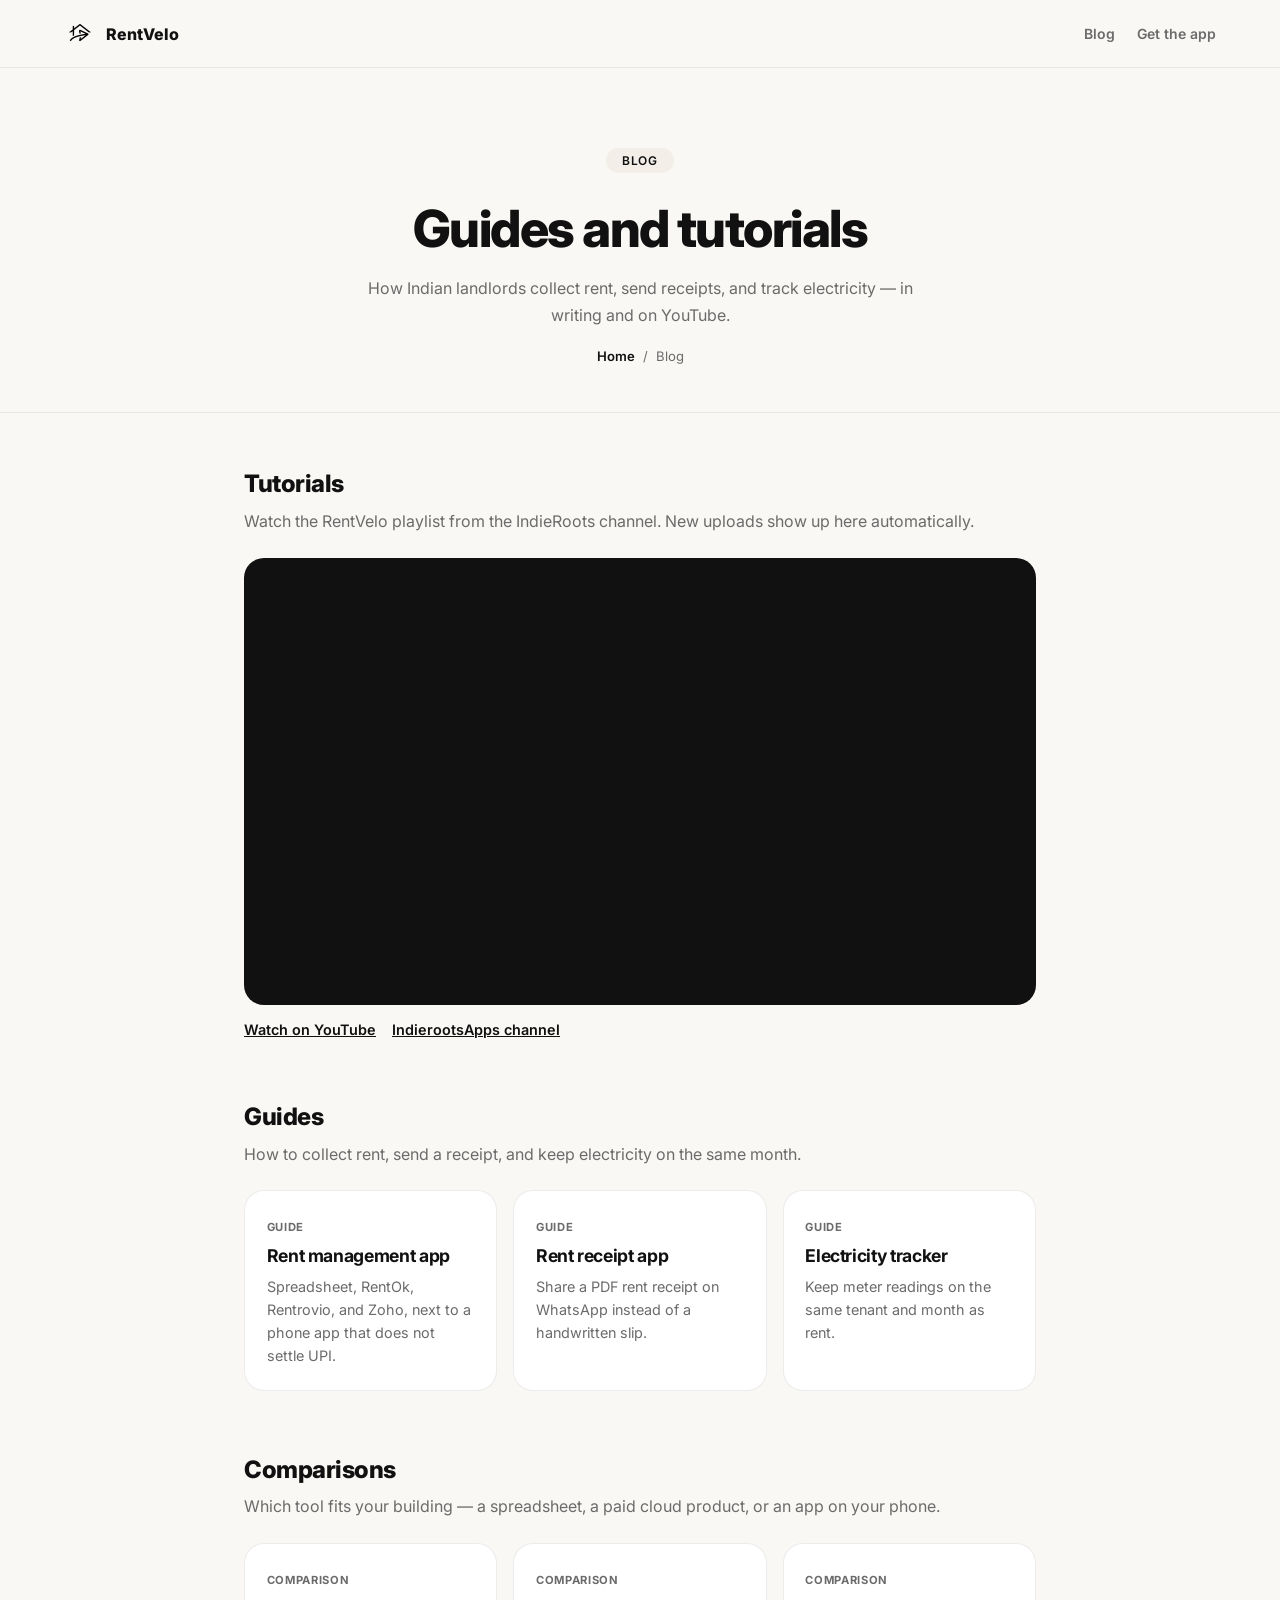
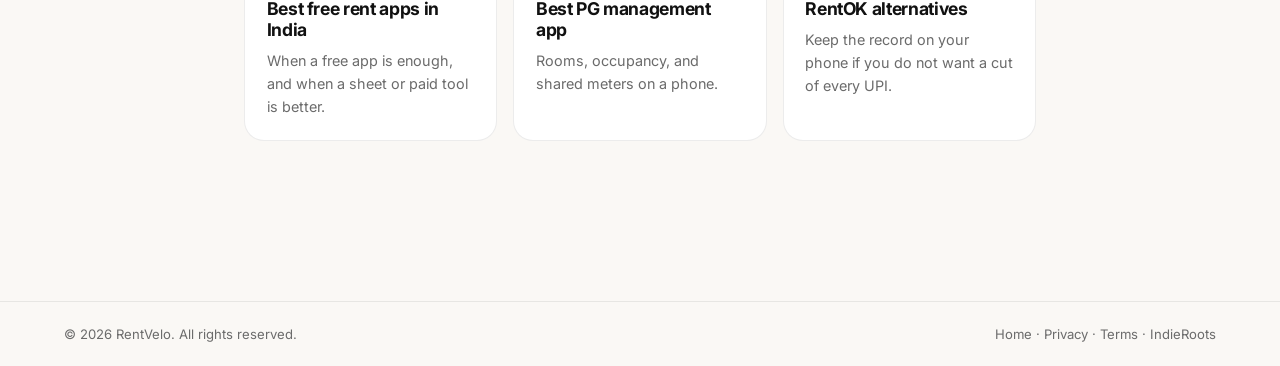
<file: blog/index.html>
<!DOCTYPE html>
<html lang="en">

<head>
  <meta charset="UTF-8" />
  <meta name="viewport" content="width=device-width, initial-scale=1.0" />
  <title>Blog and tutorials | RentVelo</title>
  <meta name="description"
    content="RentVelo guides for Indian landlords and the IndieRoots YouTube tutorial playlist: rent collection, PDF receipts, and electricity tracking." />
  <link rel="canonical" href="https://rentvelo.indieroots.in/blog/" />
  <link rel="icon" href="../assets/logo.png" type="image/png" />
  <meta property="og:type" content="website" />
  <meta property="og:title" content="Blog and tutorials | RentVelo" />
  <meta property="og:description"
    content="Written guides and the RentVelo tutorial playlist from IndieRoots." />
  <meta property="og:url" content="https://rentvelo.indieroots.in/blog/" />
  <meta property="og:image" content="https://rentvelo.indieroots.in/assets/main.png" />
  <meta name="twitter:card" content="summary_large_image" />
  <meta name="twitter:title" content="Blog and tutorials | RentVelo" />
  <meta name="twitter:description"
    content="Written guides and the RentVelo tutorial playlist from IndieRoots." />
  <meta name="twitter:image" content="https://rentvelo.indieroots.in/assets/main.png" />
  <link
    href="https://fonts.googleapis.com/css2?family=Inter:ital,wght@0,400;0,500;0,600;0,700;0,800;1,500;1,600&display=swap"
    rel="stylesheet" />
  <link rel="stylesheet" href="blog.css" />
  <script type="application/ld+json">
  {
    "@context": "https://schema.org",
    "@type": "CollectionPage",
    "name": "RentVelo blog and tutorials",
    "url": "https://rentvelo.indieroots.in/blog/",
    "description": "Guides and YouTube tutorials for the RentVelo rent management app.",
    "isPartOf": {
      "@type": "WebSite",
      "name": "RentVelo",
      "url": "https://rentvelo.indieroots.in/"
    },
    "hasPart": [
      {
        "@type": "WebPage",
        "name": "Rent management app",
        "url": "https://rentvelo.indieroots.in/blog/rent-management-app.html"
      },
      {
        "@type": "WebPage",
        "name": "Rent receipt app for Indian landlords",
        "url": "https://rentvelo.indieroots.in/blog/rent-receipt-app.html"
      },
      {
        "@type": "WebPage",
        "name": "Electricity rent tracker for Indian landlords",
        "url": "https://rentvelo.indieroots.in/blog/electricity-rent-tracker.html"
      },
      {
        "@type": "WebPage",
        "name": "Best free rent management apps in India",
        "url": "https://rentvelo.indieroots.in/blog/best-free-rent-management-apps-india.html"
      },
      {
        "@type": "WebPage",
        "name": "Best PG management app for Indian owners",
        "url": "https://rentvelo.indieroots.in/blog/best-pg-management-app.html"
      },
      {
        "@type": "WebPage",
        "name": "RentOK alternatives for property management",
        "url": "https://rentvelo.indieroots.in/blog/rentok-alternatives.html"
      }
    ]
  }
  </script>
</head>

<body>
  <nav class="top">
    <a href="../index.html" class="nav-logo">
      <img src="../assets/logo.png" alt="RentVelo logo" />
      RentVelo
    </a>
    <div class="nav-right">
      <a href="index.html" class="nav-link">Blog</a>
      <a href="../index.html#download" class="nav-link">Get the app</a>
    </div>
  </nav>

  <header class="page-hero">
    <div class="page-tag">Blog</div>
    <h1>Guides and tutorials</h1>
    <p>How Indian landlords collect rent, send receipts, and track electricity — in writing and on YouTube.</p>
    <nav class="breadcrumb" aria-label="Breadcrumb">
      <a href="../index.html">Home</a>
      <span>/</span>
      <span>Blog</span>
    </nav>
  </header>

  <main class="blog-wrap">
    <section class="blog-block" id="tutorials">
      <h2>Tutorials</h2>
      <p>Watch the RentVelo playlist from the IndieRoots channel. New uploads show up here automatically.</p>
      <div class="video-frame">
        <iframe
          src="https://www.youtube.com/embed/videoseries?list=PLBjqQ3oFS6D0"
          title="RentVelo rent management tutorials on YouTube"
          allow="accelerometer; autoplay; clipboard-write; encrypted-media; gyroscope; picture-in-picture; web-share"
          allowfullscreen
          loading="lazy"
          referrerpolicy="strict-origin-when-cross-origin"></iframe>
      </div>
      <div class="video-links">
        <a href="https://www.youtube.com/playlist?list=PLBjqQ3oFS6D0">Watch on YouTube</a>
        <a href="https://www.youtube.com/@IndierootsApps">IndierootsApps channel</a>
      </div>
    </section>

    <section class="blog-block" id="guides">
      <h2>Guides</h2>
      <p>How to collect rent, send a receipt, and keep electricity on the same month.</p>
      <div class="guide-cards">
        <a class="guide-card" href="rent-management-app.html">
          <span>Guide</span>
          <h3>Rent management app</h3>
          <p>Spreadsheet, RentOk, Rentrovio, and Zoho, next to a phone app that does not settle UPI.</p>
        </a>
        <a class="guide-card" href="rent-receipt-app.html">
          <span>Guide</span>
          <h3>Rent receipt app</h3>
          <p>Share a PDF rent receipt on WhatsApp instead of a handwritten slip.</p>
        </a>
        <a class="guide-card" href="electricity-rent-tracker.html">
          <span>Guide</span>
          <h3>Electricity tracker</h3>
          <p>Keep meter readings on the same tenant and month as rent.</p>
        </a>
      </div>
    </section>

    <section class="blog-block" id="comparisons">
      <h2>Comparisons</h2>
      <p>Which tool fits your building — a spreadsheet, a paid cloud product, or an app on your phone.</p>
      <div class="guide-cards">
        <a class="guide-card" href="best-free-rent-management-apps-india.html">
          <span>Comparison</span>
          <h3>Best free rent apps in India</h3>
          <p>When a free app is enough, and when a sheet or paid tool is better.</p>
        </a>
        <a class="guide-card" href="best-pg-management-app.html">
          <span>Comparison</span>
          <h3>Best PG management app</h3>
          <p>Rooms, occupancy, and shared meters on a phone.</p>
        </a>
        <a class="guide-card" href="rentok-alternatives.html">
          <span>Comparison</span>
          <h3>RentOK alternatives</h3>
          <p>Keep the record on your phone if you do not want a cut of every UPI.</p>
        </a>
      </div>
    </section>
  </main>

  <footer>
    <span>© 2026 RentVelo. All rights reserved.</span>
    <span>
      <a href="../index.html">Home</a>
      ·
      <a href="../privacy-policy/">Privacy</a>
      ·
      <a href="../terms/">Terms</a>
      ·
      <a href="https://indieroots.in/">IndieRoots</a>
    </span>
  </footer>
</body>

</html>
</file>
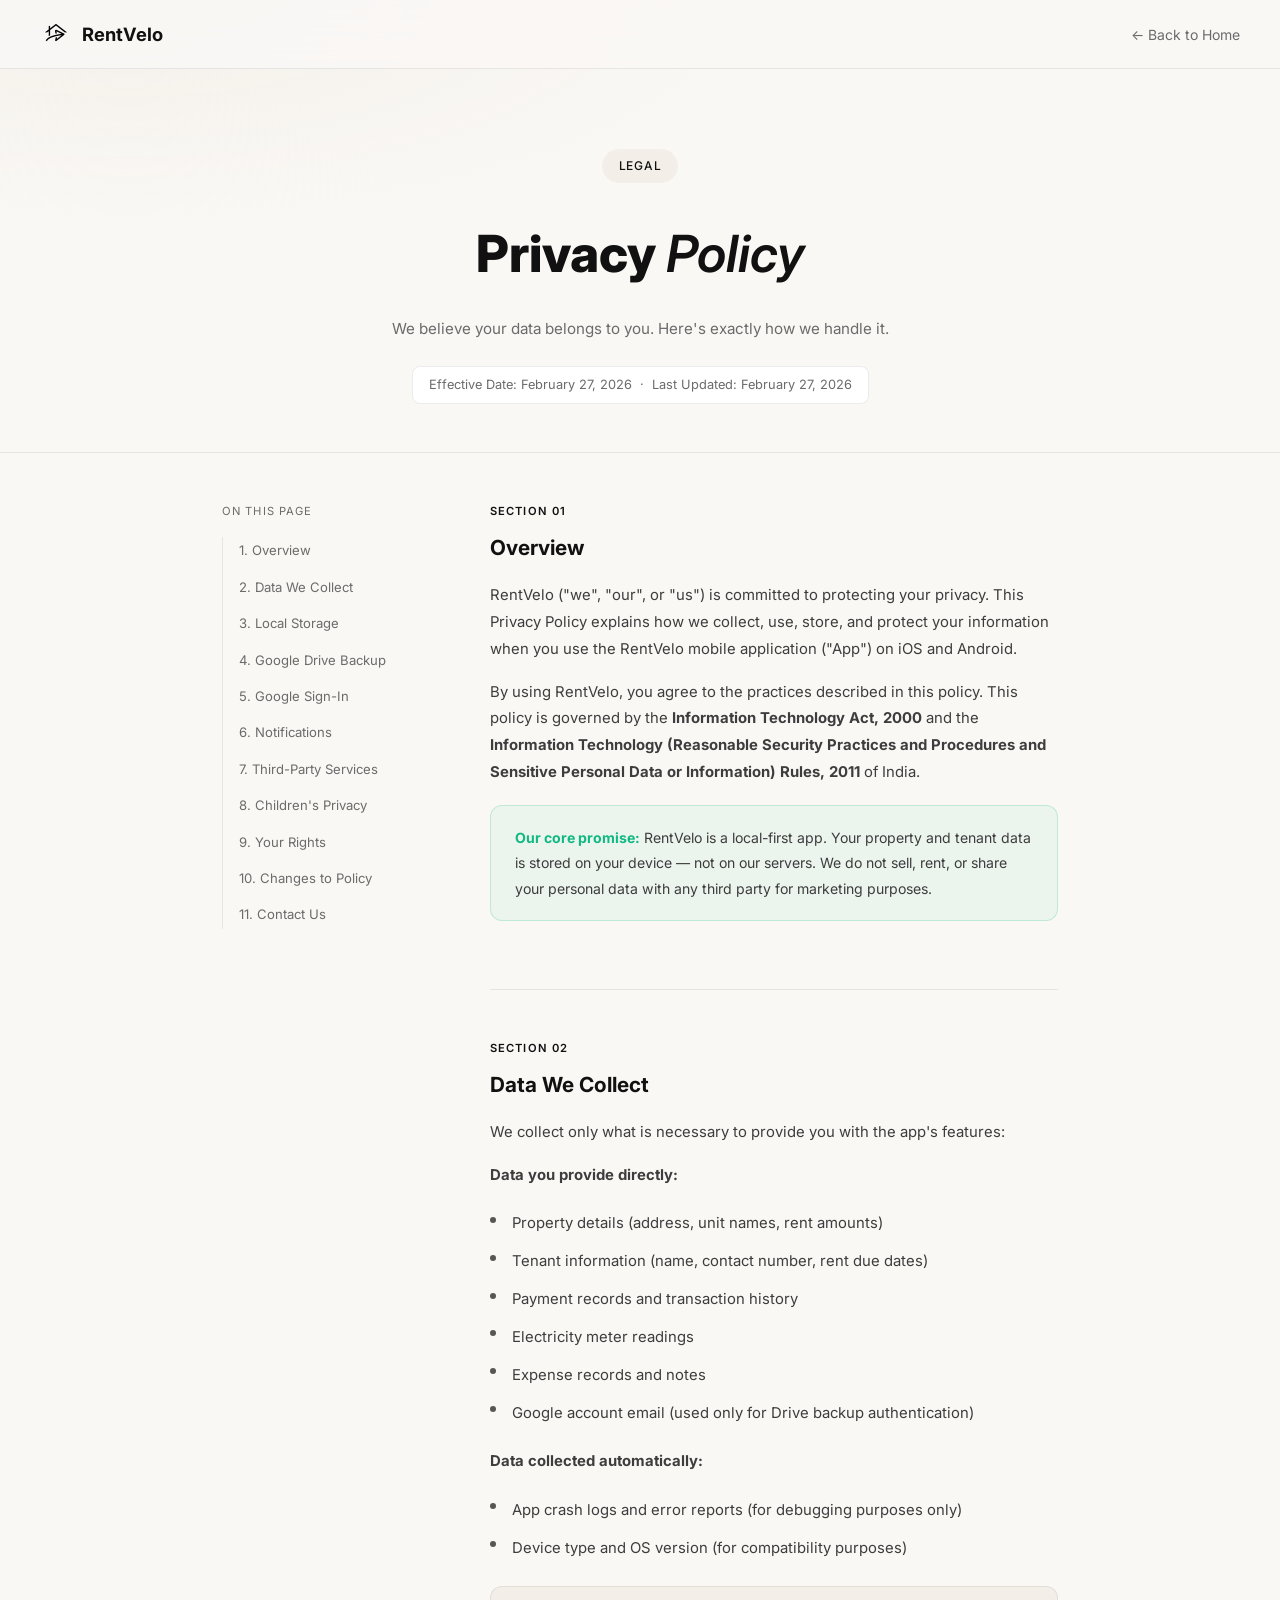
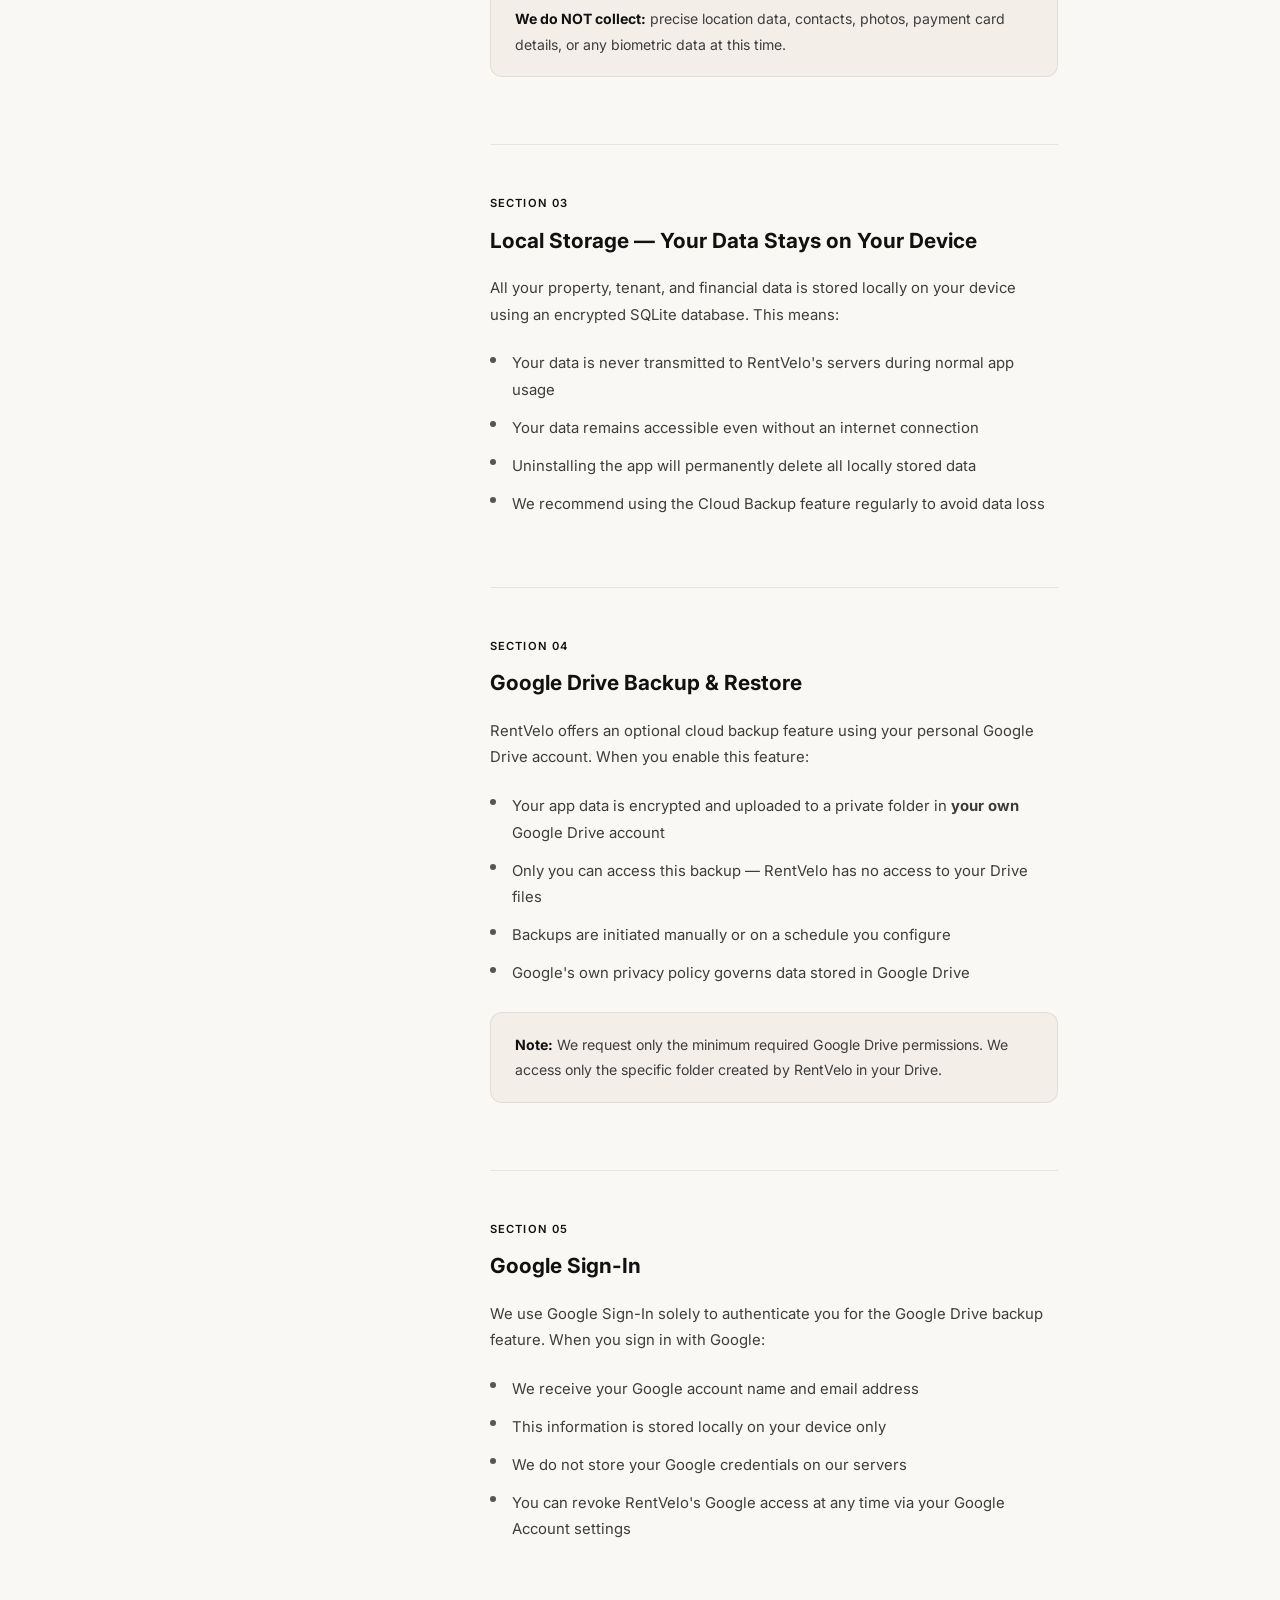
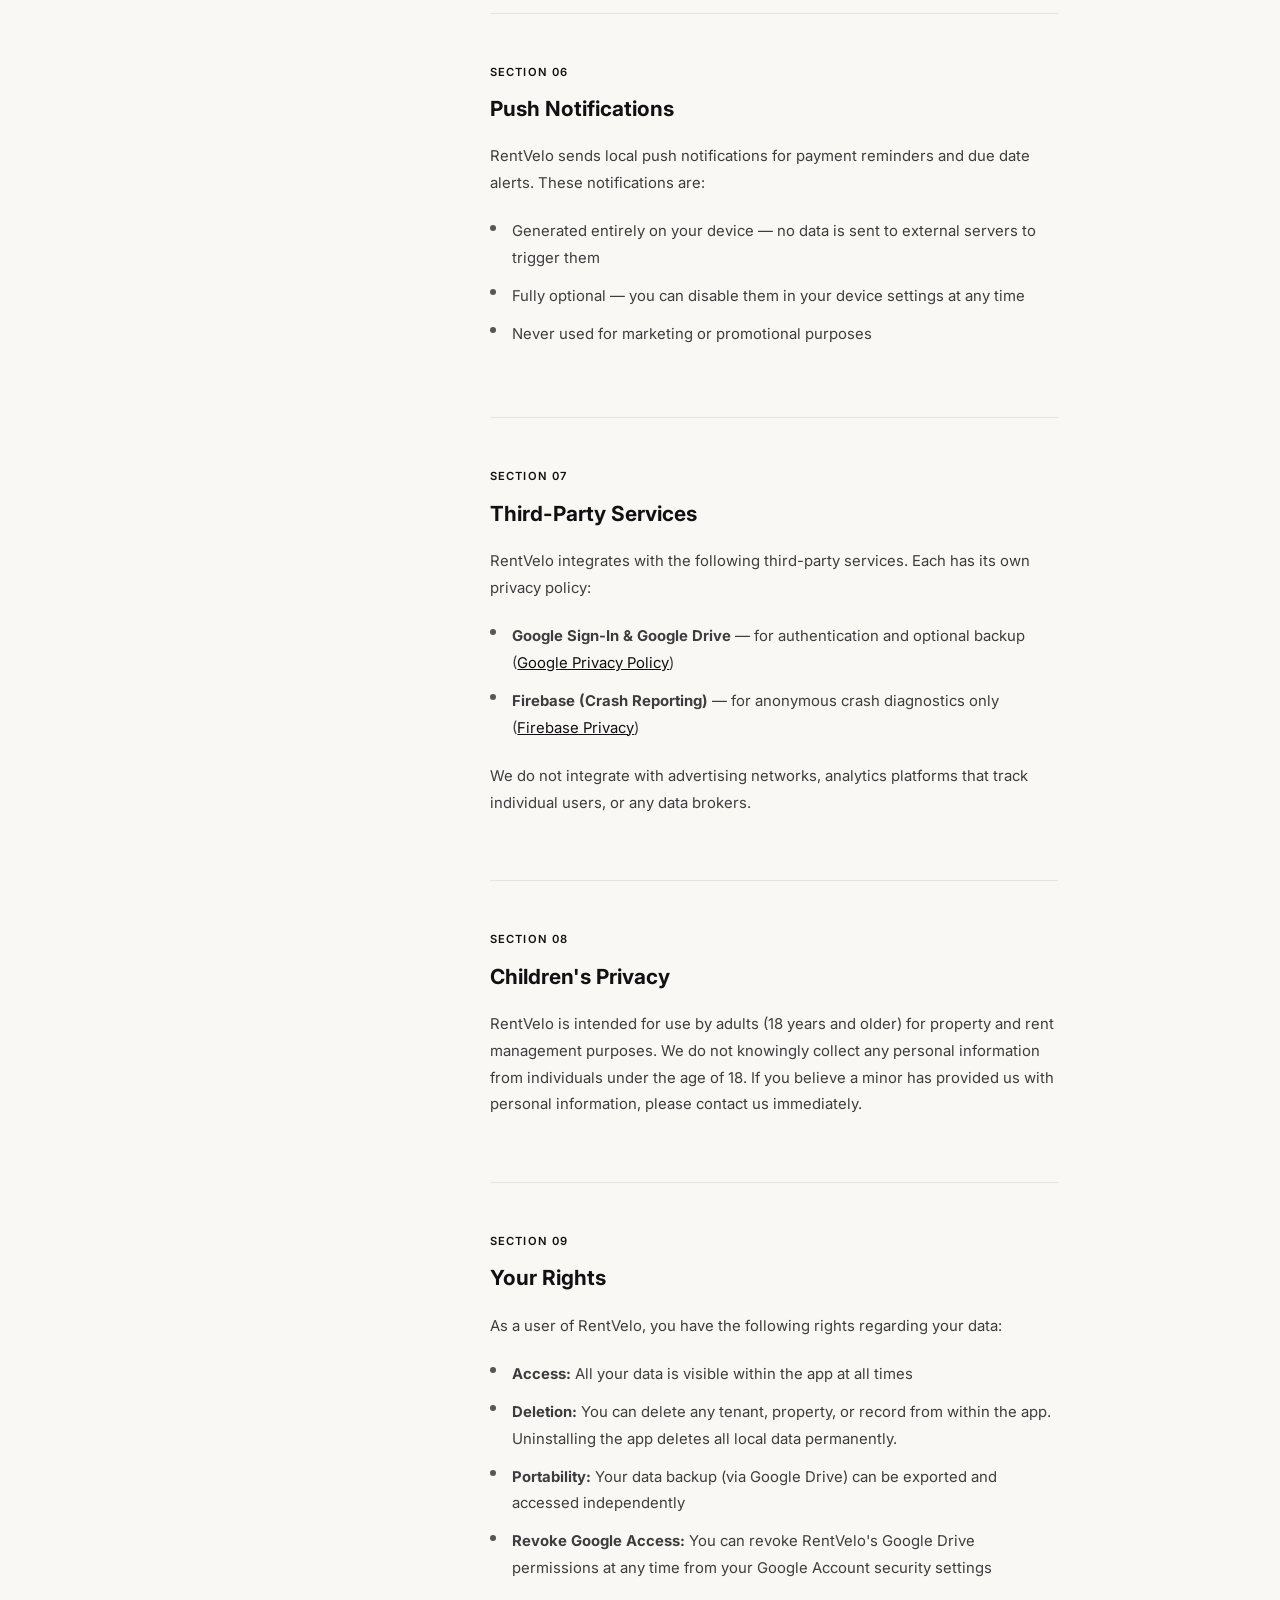
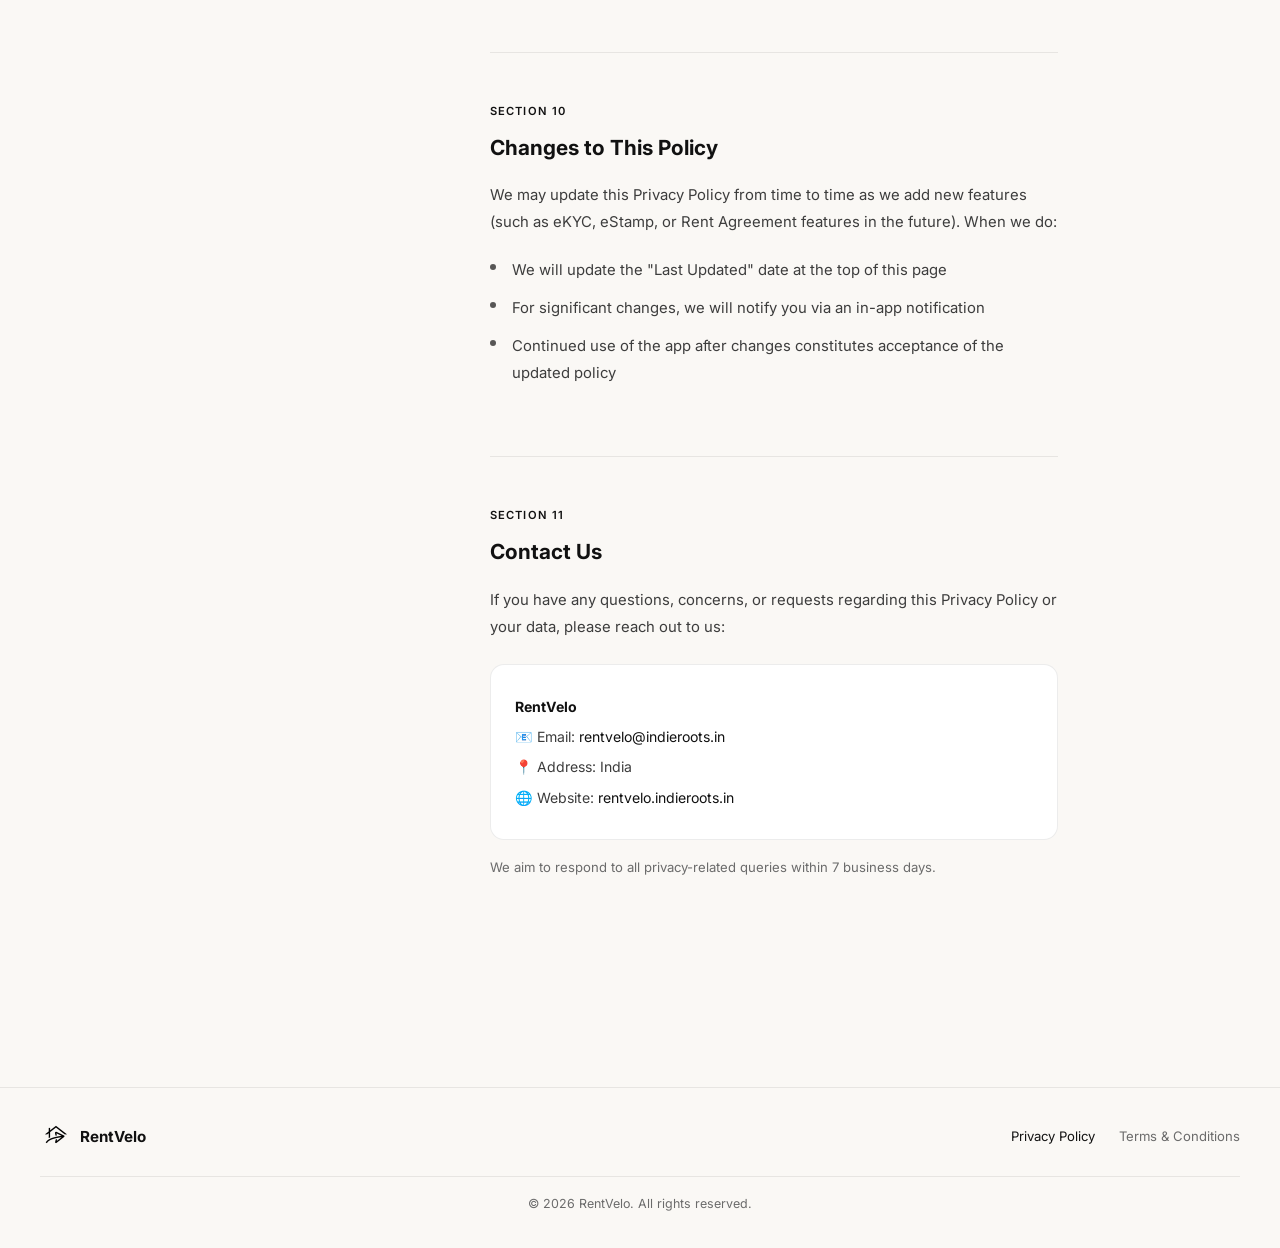
<file: privacy-policy/index.html>
<!DOCTYPE html>
<html lang="en">

<head>
  <meta charset="UTF-8" />
  <meta name="viewport" content="width=device-width, initial-scale=1.0" />
  <title>Privacy Policy | RentVelo</title>
  <meta name="description"
    content="How RentVelo handles landlord and tenant data in the rent management app. Local-first storage and optional Google Drive backup." />
  <link rel="canonical" href="https://rentvelo.indieroots.in/privacy-policy/" />
  <link rel="icon" href="../assets/logo.png" type="image/png" />
  <meta property="og:type" content="website" />
  <meta property="og:title" content="Privacy Policy | RentVelo" />
  <meta property="og:description"
    content="How RentVelo handles landlord and tenant data in the rent management app." />
  <meta property="og:url" content="https://rentvelo.indieroots.in/privacy-policy/" />
  <meta property="og:image" content="https://rentvelo.indieroots.in/assets/main.png" />
  <meta name="twitter:card" content="summary_large_image" />
  <link href="https://fonts.googleapis.com/css2?family=Inter:ital,wght@0,400;0,500;0,600;0,700;0,800;1,500;1,600&display=swap" rel="stylesheet" />
  <style>
    *,
    *::before,
    *::after {
      box-sizing: border-box;
      margin: 0;
      padding: 0;
    }

    :root {
      --bg: #FAF8F5;
      --surface: #FFFFFF;
      --surface2: #F3EFE8;
      --text: #111111;
      --text-muted: #6B6B6B;
      --accent: #111111;
      --accent-deep: #111111;
      --success: #10B981;
      --danger: #EF4444;
      --border: rgba(17, 17, 17, 0.08);
      --glow: rgba(17, 17, 17, 0.04);
    }

    html {
      scroll-behavior: smooth;
    }

    body {
      background: var(--bg);
      color: var(--text);
      font-family: Inter, system-ui, sans-serif;
      font-size: 16px;
      line-height: 1.8;
      min-height: 100vh;
    }

    /* Background texture */
    body::before {
      content: '';
      position: fixed;
      inset: 0;
      background:
        radial-gradient(ellipse 80% 40% at 10% 0%, rgba(30, 58, 138, 0.18) 0%, transparent 60%),
        radial-gradient(ellipse 60% 50% at 90% 100%, rgba(96, 165, 250, 0.08) 0%, transparent 60%);
      pointer-events: none;
      z-index: 0;
    }

    /* NAV */
    nav {
      position: sticky;
      top: 0;
      z-index: 100;
      display: flex;
      align-items: center;
      justify-content: space-between;
      padding: 1.1rem 2.5rem;
      background: rgba(18, 18, 18, 0.85);
      backdrop-filter: blur(16px);
      border-bottom: 1px solid var(--border);
    }

    .nav-logo {
      display: flex;
      align-items: center;
      gap: 0.6rem;
      text-decoration: none;
    }

    .logo-mark {
      width: 32px;
      height: 32px;
      border-radius: 8px;
      display: flex;
      align-items: center;
      justify-content: center;
      font-family: Inter, system-ui, sans-serif;
      font-weight: 800;
      font-size: 14px;
      color: white;
    }

    .logo-text {
      font-family: Inter, system-ui, sans-serif;
      font-weight: 700;
      font-size: 1.15rem;
      color: var(--text);
    }

    .nav-link {
      color: var(--text-muted);
      text-decoration: none;
      font-size: 0.875rem;
      transition: color 0.2s;
    }

    .nav-link:hover {
      color: var(--accent);
    }

    /* HERO BANNER */
    .page-hero {
      position: relative;
      z-index: 1;
      padding: 5rem 2.5rem 3rem;
      text-align: center;
      border-bottom: 1px solid var(--border);
    }

    .page-tag {
      display: inline-flex;
      align-items: center;
      gap: 0.4rem;
      background: rgba(96, 165, 250, 0.1);
      border: 1px solid rgba(96, 165, 250, 0.2);
      border-radius: 100px;
      padding: 0.3rem 1rem;
      font-size: 0.75rem;
      font-weight: 500;
      color: var(--accent);
      letter-spacing: 0.06em;
      text-transform: uppercase;
      margin-bottom: 1.5rem;
    }

    .page-hero h1 {
      font-family: Inter, system-ui, sans-serif;
      font-size: clamp(2rem, 5vw, 3.2rem);
      font-weight: 800;
      color: var(--text);
      margin-bottom: 1rem;
    }

    .page-hero h1 span {
      background: linear-gradient(90deg, #60A5FA, #93C5FD);
      -webkit-background-clip: text;
      -webkit-text-fill-color: transparent;
      background-clip: text;
    }

    .page-hero p {
      color: var(--text-muted);
      font-size: 0.95rem;
      max-width: 500px;
      margin: 0 auto;
    }

    .effective-date {
      display: inline-block;
      margin-top: 1.5rem;
      background: var(--surface);
      border: 1px solid var(--border);
      border-radius: 8px;
      padding: 0.4rem 1rem;
      font-size: 0.8rem;
      color: var(--text-muted);
    }

    /* LAYOUT */
    .layout {
      position: relative;
      z-index: 1;
      max-width: 900px;
      margin: 0 auto;
      padding: 3rem 2rem 6rem;
      display: grid;
      grid-template-columns: 220px 1fr;
      gap: 3rem;
      align-items: start;
    }

    /* SIDEBAR TOC */
    .toc {
      position: sticky;
      top: 80px;
    }

    .toc-title {
      font-size: 0.7rem;
      text-transform: uppercase;
      letter-spacing: 0.1em;
      color: var(--text-muted);
      margin-bottom: 1rem;
    }

    .toc-list {
      list-style: none;
      border-left: 1px solid var(--border);
      padding-left: 1rem;
    }

    .toc-list li {
      margin-bottom: 0.5rem;
    }

    .toc-list a {
      color: var(--text-muted);
      text-decoration: none;
      font-size: 0.82rem;
      transition: color 0.2s;
      display: block;
      padding: 0.15rem 0;
    }

    .toc-list a:hover {
      color: var(--accent);
    }

    /* CONTENT */
    .content section {
      margin-bottom: 3rem;
      padding-bottom: 3rem;
      border-bottom: 1px solid var(--border);
    }

    .content section:last-child {
      border-bottom: none;
    }

    .section-number {
      font-size: 0.7rem;
      text-transform: uppercase;
      letter-spacing: 0.1em;
      color: var(--accent);
      font-weight: 600;
      margin-bottom: 0.5rem;
    }

    .content h2 {
      font-family: Inter, system-ui, sans-serif;
      font-size: 1.3rem;
      font-weight: 700;
      color: var(--text);
      margin-bottom: 1rem;
    }

    .content p {
      color: #D1D5DB;
      margin-bottom: 1rem;
      font-size: 0.93rem;
    }

    .content ul {
      list-style: none;
      margin: 1rem 0;
    }

    .content ul li {
      color: #D1D5DB;
      font-size: 0.93rem;
      padding: 0.35rem 0 0.35rem 1.4rem;
      position: relative;
    }

    .content ul li::before {
      content: '';
      position: absolute;
      left: 0;
      top: 0.75rem;
      width: 6px;
      height: 6px;
      background: var(--accent);
      border-radius: 50%;
      opacity: 0.7;
    }

    .highlight-box {
      background: rgba(96, 165, 250, 0.06);
      border: 1px solid rgba(96, 165, 250, 0.15);
      border-radius: 12px;
      padding: 1.2rem 1.5rem;
      margin: 1.2rem 0;
    }

    .highlight-box.success {
      background: rgba(16, 185, 129, 0.06);
      border-color: rgba(16, 185, 129, 0.2);
    }

    .highlight-box p {
      margin: 0;
      font-size: 0.88rem;
    }

    .highlight-box strong {
      color: var(--accent);
    }

    .highlight-box.success strong {
      color: var(--success);
    }

    .contact-card {
      background: var(--surface);
      border: 1px solid var(--border);
      border-radius: 14px;
      padding: 1.5rem;
      margin-top: 1.5rem;
    }

    .contact-card p {
      margin: 0.3rem 0;
      font-size: 0.88rem;
    }

    .contact-card a {
      color: var(--accent);
      text-decoration: none;
    }

    /* FOOTER */
    footer {
      position: relative;
      z-index: 1;
      border-top: 1px solid var(--border);
      padding: 2rem 2.5rem;
      display: flex;
      align-items: center;
      justify-content: space-between;
      flex-wrap: wrap;
      gap: 1rem;
    }

    .footer-left {
      display: flex;
      align-items: center;
      gap: 0.5rem;
    }

    .footer-logo {
      font-family: Inter, system-ui, sans-serif;
      font-weight: 700;
      font-size: 0.95rem;
      color: var(--text);
    }

    .footer-links {
      display: flex;
      gap: 1.5rem;
    }

    .footer-links a {
      color: var(--text-muted);
      text-decoration: none;
      font-size: 0.82rem;
      transition: color 0.2s;
    }

    .footer-links a:hover {
      color: var(--accent);
    }

    .footer-links a.active {
      color: var(--accent);
    }

    .footer-copy {
      color: var(--text-muted);
      font-size: 0.78rem;
      width: 100%;
      text-align: center;
      padding-top: 1rem;
      border-top: 1px solid var(--border);
      margin-top: 0.5rem;
    }

    /* Responsive */
    @media (max-width: 700px) {
      .layout {
        grid-template-columns: 1fr;
      }

      .toc {
        display: none;
      }

      nav {
        padding: 1rem 1.2rem;
      }

      .page-hero {
        padding: 3.5rem 1.2rem 2rem;
      }
    }
  
    body, .nav-link, .content p, .content li {
      font-family: Inter, system-ui, sans-serif;
    }
    .logo-text, .page-hero h1, .content h2, .footer-logo {
      font-family: Inter, system-ui, sans-serif;
    }
    nav {
      background: rgba(250, 248, 245, 0.9);
    }
    .logo-mark {
      width: 32px;
      height: 32px;
      border-radius: 8px;
      overflow: hidden;
      display: block;
      flex-shrink: 0;
    }
    .logo-mark img {
      width: 100%;
      height: 100%;
      object-fit: cover;
      display: block;
    }
    body::before {
      background: radial-gradient(ellipse 80% 40% at 10% 0%, rgba(243, 239, 232, 0.9) 0%, transparent 60%);
    }
    .page-tag {
      background: #f3efe8;
      border-color: transparent;
      color: #111;
    }
    .page-hero h1 span {
      background: none;
      -webkit-text-fill-color: inherit;
      font-style: italic;
      font-weight: 600;
    }
    .content p,
    .content ul li {
      color: #3d3d3d;
    }
    .highlight-box {
      background: #f3efe8;
      border-color: rgba(17, 17, 17, 0.08);
    }
    .highlight-box strong {
      color: #111;
    }

  </style>
</head>

<body>

  <nav>
    <a href="../" class="nav-logo">
      <span class="logo-mark"><img src="../assets/logo.png" alt="" /></span>
      <span class="logo-text">RentVelo</span>
    </a>
    <a href="../" class="nav-link">← Back to Home</a>
  </nav>

  <div class="page-hero">
    <div class="page-tag">Legal</div>
    <h1>Privacy <span>Policy</span></h1>
    <p>We believe your data belongs to you. Here's exactly how we handle it.</p>
    <span class="effective-date">Effective Date: February 27, 2026 &nbsp;·&nbsp; Last Updated: February 27, 2026</span>
  </div>

  <div class="layout">

    <!-- TOC Sidebar -->
    <aside class="toc">
      <p class="toc-title">On this page</p>
      <ul class="toc-list">
        <li><a href="#overview">1. Overview</a></li>
        <li><a href="#data-collected">2. Data We Collect</a></li>
        <li><a href="#local-storage">3. Local Storage</a></li>
        <li><a href="#google-drive">4. Google Drive Backup</a></li>
        <li><a href="#google-signin">5. Google Sign-In</a></li>
        <li><a href="#notifications">6. Notifications</a></li>
        <li><a href="#third-party">7. Third-Party Services</a></li>
        <li><a href="#children">8. Children's Privacy</a></li>
        <li><a href="#your-rights">9. Your Rights</a></li>
        <li><a href="#changes">10. Changes to Policy</a></li>
        <li><a href="#contact">11. Contact Us</a></li>
      </ul>
    </aside>

    <!-- Content -->
    <main class="content">

      <section id="overview">
        <div class="section-number">Section 01</div>
        <h2>Overview</h2>
        <p>RentVelo ("we", "our", or "us") is committed to protecting your privacy. This Privacy Policy explains how we
          collect, use, store, and protect your information when you use the RentVelo mobile application ("App") on iOS
          and Android.</p>
        <p>By using RentVelo, you agree to the practices described in this policy. This policy is governed by the
          <strong>Information Technology Act, 2000</strong> and the <strong>Information Technology (Reasonable Security
            Practices and Procedures and Sensitive Personal Data or Information) Rules, 2011</strong> of India.
        </p>
        <div class="highlight-box success">
          <p><strong>Our core promise:</strong> RentVelo is a local-first app. Your property and tenant data is stored
            on your device — not on our servers. We do not sell, rent, or share your personal data with any third party
            for marketing purposes.</p>
        </div>
      </section>

      <section id="data-collected">
        <div class="section-number">Section 02</div>
        <h2>Data We Collect</h2>
        <p>We collect only what is necessary to provide you with the app's features:</p>
        <p><strong>Data you provide directly:</strong></p>
        <ul>
          <li>Property details (address, unit names, rent amounts)</li>
          <li>Tenant information (name, contact number, rent due dates)</li>
          <li>Payment records and transaction history</li>
          <li>Electricity meter readings</li>
          <li>Expense records and notes</li>
          <li>Google account email (used only for Drive backup authentication)</li>
        </ul>
        <p><strong>Data collected automatically:</strong></p>
        <ul>
          <li>App crash logs and error reports (for debugging purposes only)</li>
          <li>Device type and OS version (for compatibility purposes)</li>
        </ul>
        <div class="highlight-box">
          <p><strong>We do NOT collect:</strong> precise location data, contacts, photos, payment card details, or any
            biometric data at this time.</p>
        </div>
      </section>

      <section id="local-storage">
        <div class="section-number">Section 03</div>
        <h2>Local Storage — Your Data Stays on Your Device</h2>
        <p>All your property, tenant, and financial data is stored locally on your device using an encrypted SQLite
          database. This means:</p>
        <ul>
          <li>Your data is never transmitted to RentVelo's servers during normal app usage</li>
          <li>Your data remains accessible even without an internet connection</li>
          <li>Uninstalling the app will permanently delete all locally stored data</li>
          <li>We recommend using the Cloud Backup feature regularly to avoid data loss</li>
        </ul>
      </section>

      <section id="google-drive">
        <div class="section-number">Section 04</div>
        <h2>Google Drive Backup &amp; Restore</h2>
        <p>RentVelo offers an optional cloud backup feature using your personal Google Drive account. When you enable
          this feature:</p>
        <ul>
          <li>Your app data is encrypted and uploaded to a private folder in <strong>your own</strong> Google Drive
            account</li>
          <li>Only you can access this backup — RentVelo has no access to your Drive files</li>
          <li>Backups are initiated manually or on a schedule you configure</li>
          <li>Google's own privacy policy governs data stored in Google Drive</li>
        </ul>
        <div class="highlight-box">
          <p><strong>Note:</strong> We request only the minimum required Google Drive permissions. We access only the
            specific folder created by RentVelo in your Drive.</p>
        </div>
      </section>

      <section id="google-signin">
        <div class="section-number">Section 05</div>
        <h2>Google Sign-In</h2>
        <p>We use Google Sign-In solely to authenticate you for the Google Drive backup feature. When you sign in with
          Google:</p>
        <ul>
          <li>We receive your Google account name and email address</li>
          <li>This information is stored locally on your device only</li>
          <li>We do not store your Google credentials on our servers</li>
          <li>You can revoke RentVelo's Google access at any time via your Google Account settings</li>
        </ul>
      </section>

      <section id="notifications">
        <div class="section-number">Section 06</div>
        <h2>Push Notifications</h2>
        <p>RentVelo sends local push notifications for payment reminders and due date alerts. These notifications are:
        </p>
        <ul>
          <li>Generated entirely on your device — no data is sent to external servers to trigger them</li>
          <li>Fully optional — you can disable them in your device settings at any time</li>
          <li>Never used for marketing or promotional purposes</li>
        </ul>
      </section>

      <section id="third-party">
        <div class="section-number">Section 07</div>
        <h2>Third-Party Services</h2>
        <p>RentVelo integrates with the following third-party services. Each has its own privacy policy:</p>
        <ul>
          <li><strong>Google Sign-In &amp; Google Drive</strong> — for authentication and optional backup (<a
              href="https://policies.google.com/privacy" target="_blank" style="color: var(--accent);">Google Privacy
              Policy</a>)</li>
          <li><strong>Firebase (Crash Reporting)</strong> — for anonymous crash diagnostics only (<a
              href="https://firebase.google.com/support/privacy" target="_blank" style="color: var(--accent);">Firebase
              Privacy</a>)</li>
        </ul>
        <p>We do not integrate with advertising networks, analytics platforms that track individual users, or any data
          brokers.</p>
      </section>

      <section id="children">
        <div class="section-number">Section 08</div>
        <h2>Children's Privacy</h2>
        <p>RentVelo is intended for use by adults (18 years and older) for property and rent management purposes. We do
          not knowingly collect any personal information from individuals under the age of 18. If you believe a minor
          has provided us with personal information, please contact us immediately.</p>
      </section>

      <section id="your-rights">
        <div class="section-number">Section 09</div>
        <h2>Your Rights</h2>
        <p>As a user of RentVelo, you have the following rights regarding your data:</p>
        <ul>
          <li><strong>Access:</strong> All your data is visible within the app at all times</li>
          <li><strong>Deletion:</strong> You can delete any tenant, property, or record from within the app.
            Uninstalling the app deletes all local data permanently.</li>
          <li><strong>Portability:</strong> Your data backup (via Google Drive) can be exported and accessed
            independently</li>
          <li><strong>Revoke Google Access:</strong> You can revoke RentVelo's Google Drive permissions at any time from
            your Google Account security settings</li>
        </ul>
      </section>

      <section id="changes">
        <div class="section-number">Section 10</div>
        <h2>Changes to This Policy</h2>
        <p>We may update this Privacy Policy from time to time as we add new features (such as eKYC, eStamp, or Rent
          Agreement features in the future). When we do:</p>
        <ul>
          <li>We will update the "Last Updated" date at the top of this page</li>
          <li>For significant changes, we will notify you via an in-app notification</li>
          <li>Continued use of the app after changes constitutes acceptance of the updated policy</li>
        </ul>
      </section>

      <section id="contact">
        <div class="section-number">Section 11</div>
        <h2>Contact Us</h2>
        <p>If you have any questions, concerns, or requests regarding this Privacy Policy or your data, please reach out
          to us:</p>
        <div class="contact-card">
          <p><strong style="color: var(--text);">RentVelo</strong></p>
          <p>📧 Email: <a href="mailto:rentvelo@indieroots.in">rentvelo@indieroots.in</a></p>
          <p>📍 Address: India</p>
          <p>🌐 Website: <a href="https://rentvelo.indieroots.in">rentvelo.indieroots.in</a></p>
        </div>
        <p style="margin-top: 1rem; font-size: 0.82rem; color: var(--text-muted);">We aim to respond to all
          privacy-related queries within 7 business days.</p>
      </section>

    </main>
  </div>

  <footer>
    <div class="footer-left">
      <span class="logo-mark"><img src="../assets/logo.png" alt="" /></span>
      <span class="footer-logo">RentVelo</span>
    </div>
    <div class="footer-links">
      <a href="./" class="active">Privacy Policy</a>
      <a href="../terms/">Terms &amp; Conditions</a>
    </div>
    <p class="footer-copy">© 2026 RentVelo. All rights reserved.</p>
  </footer>
</body>

</html>
</file>
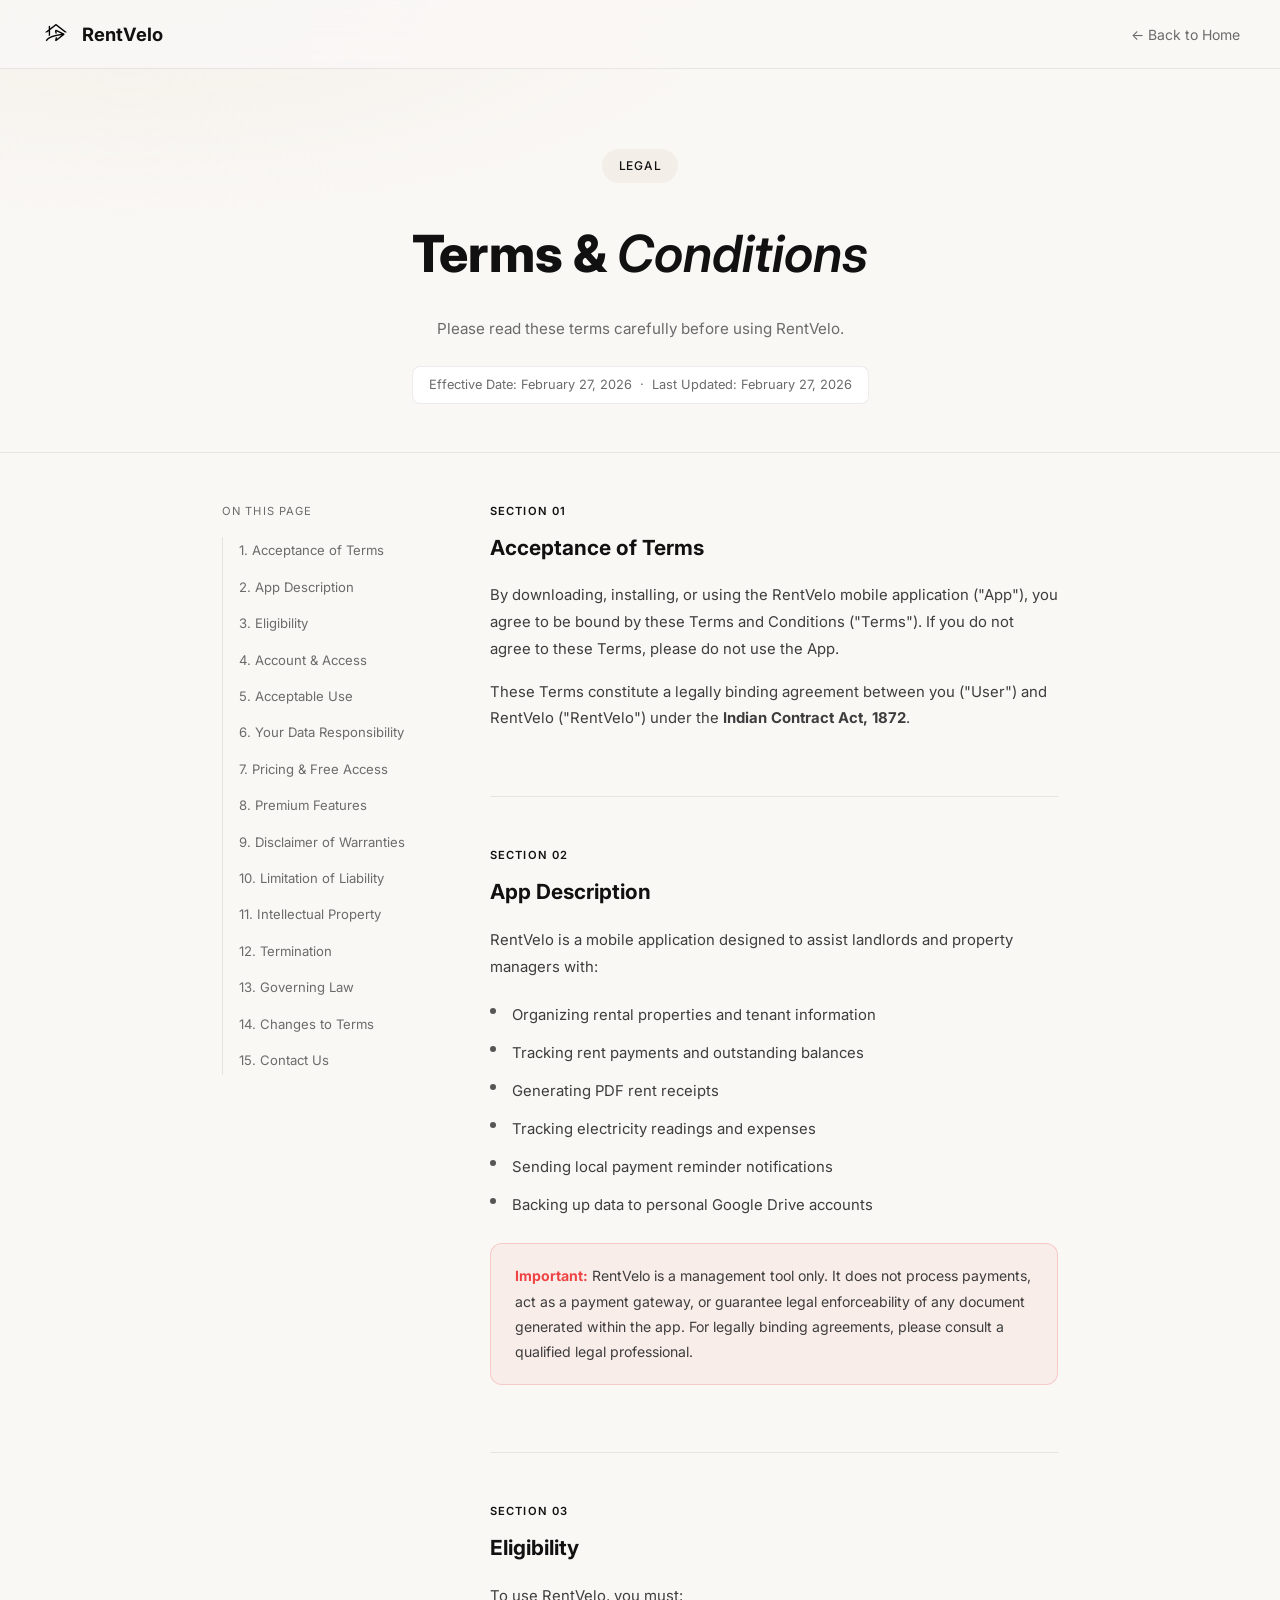
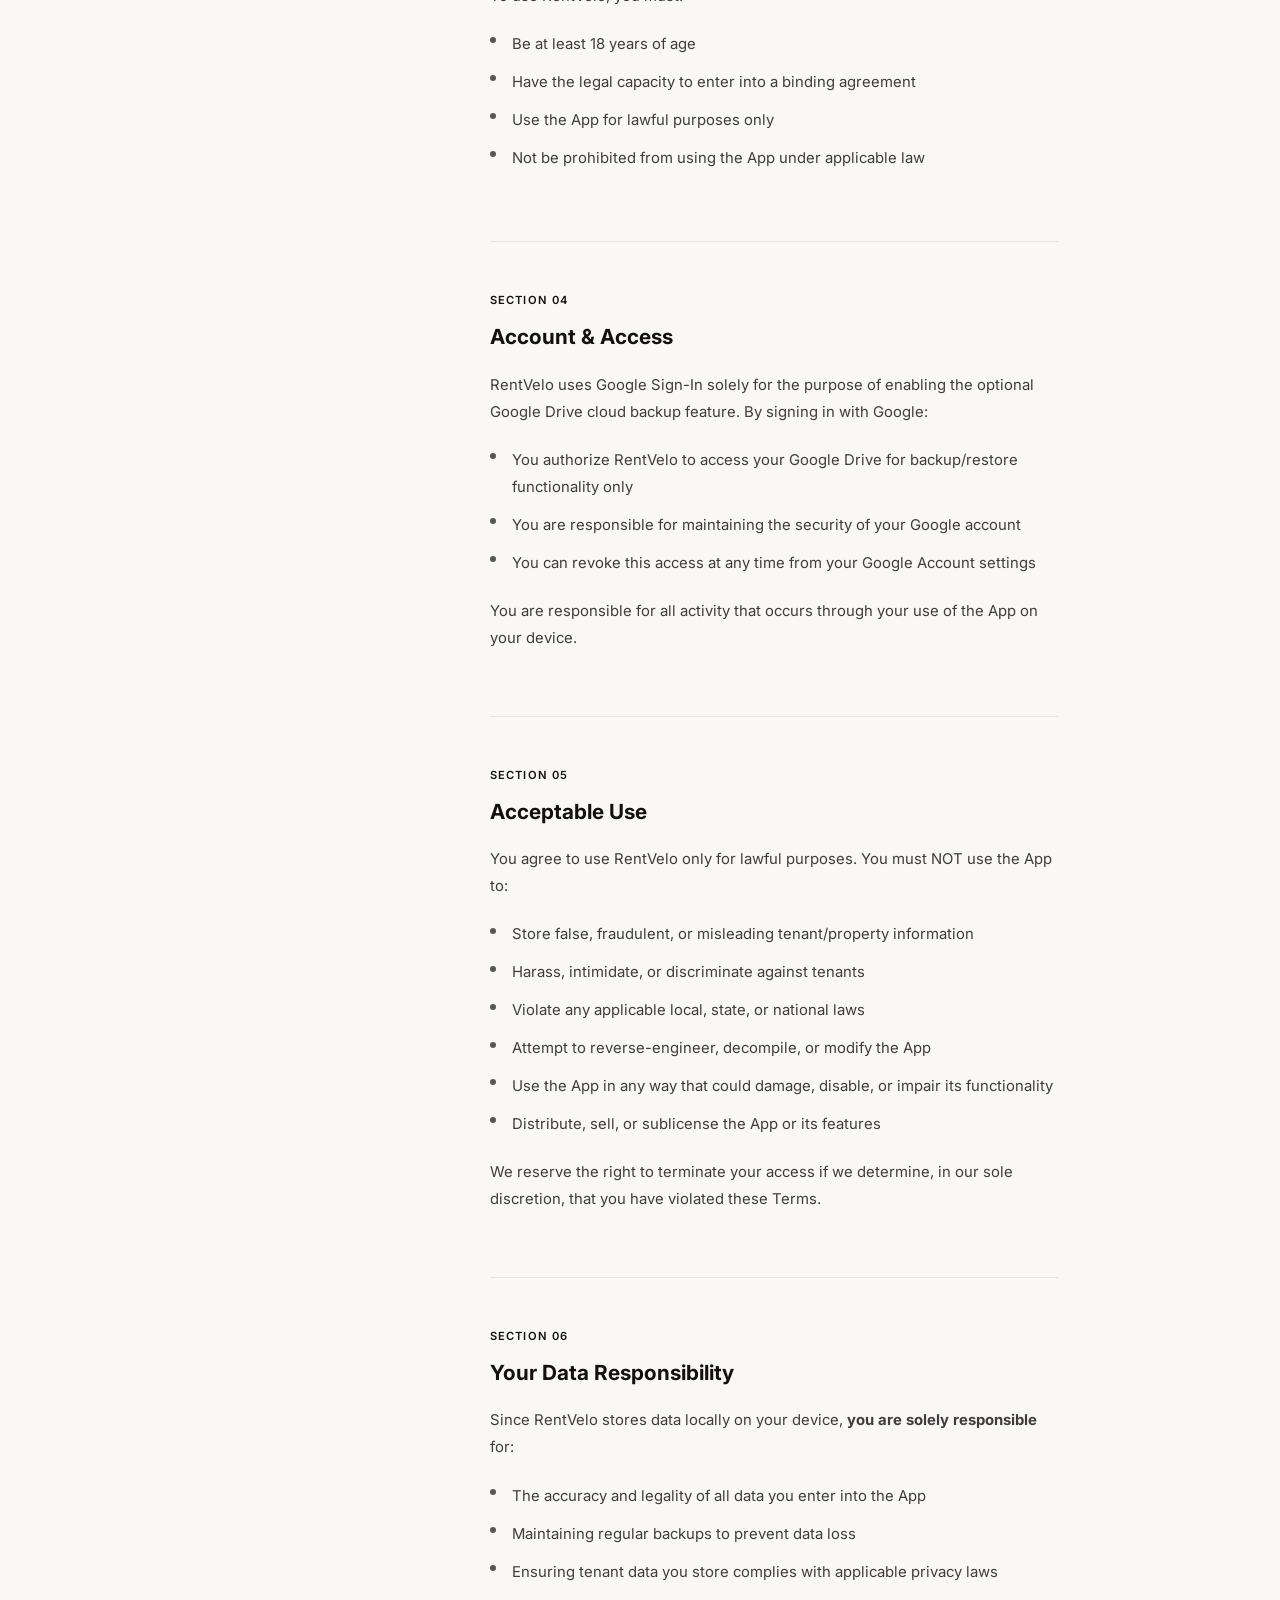
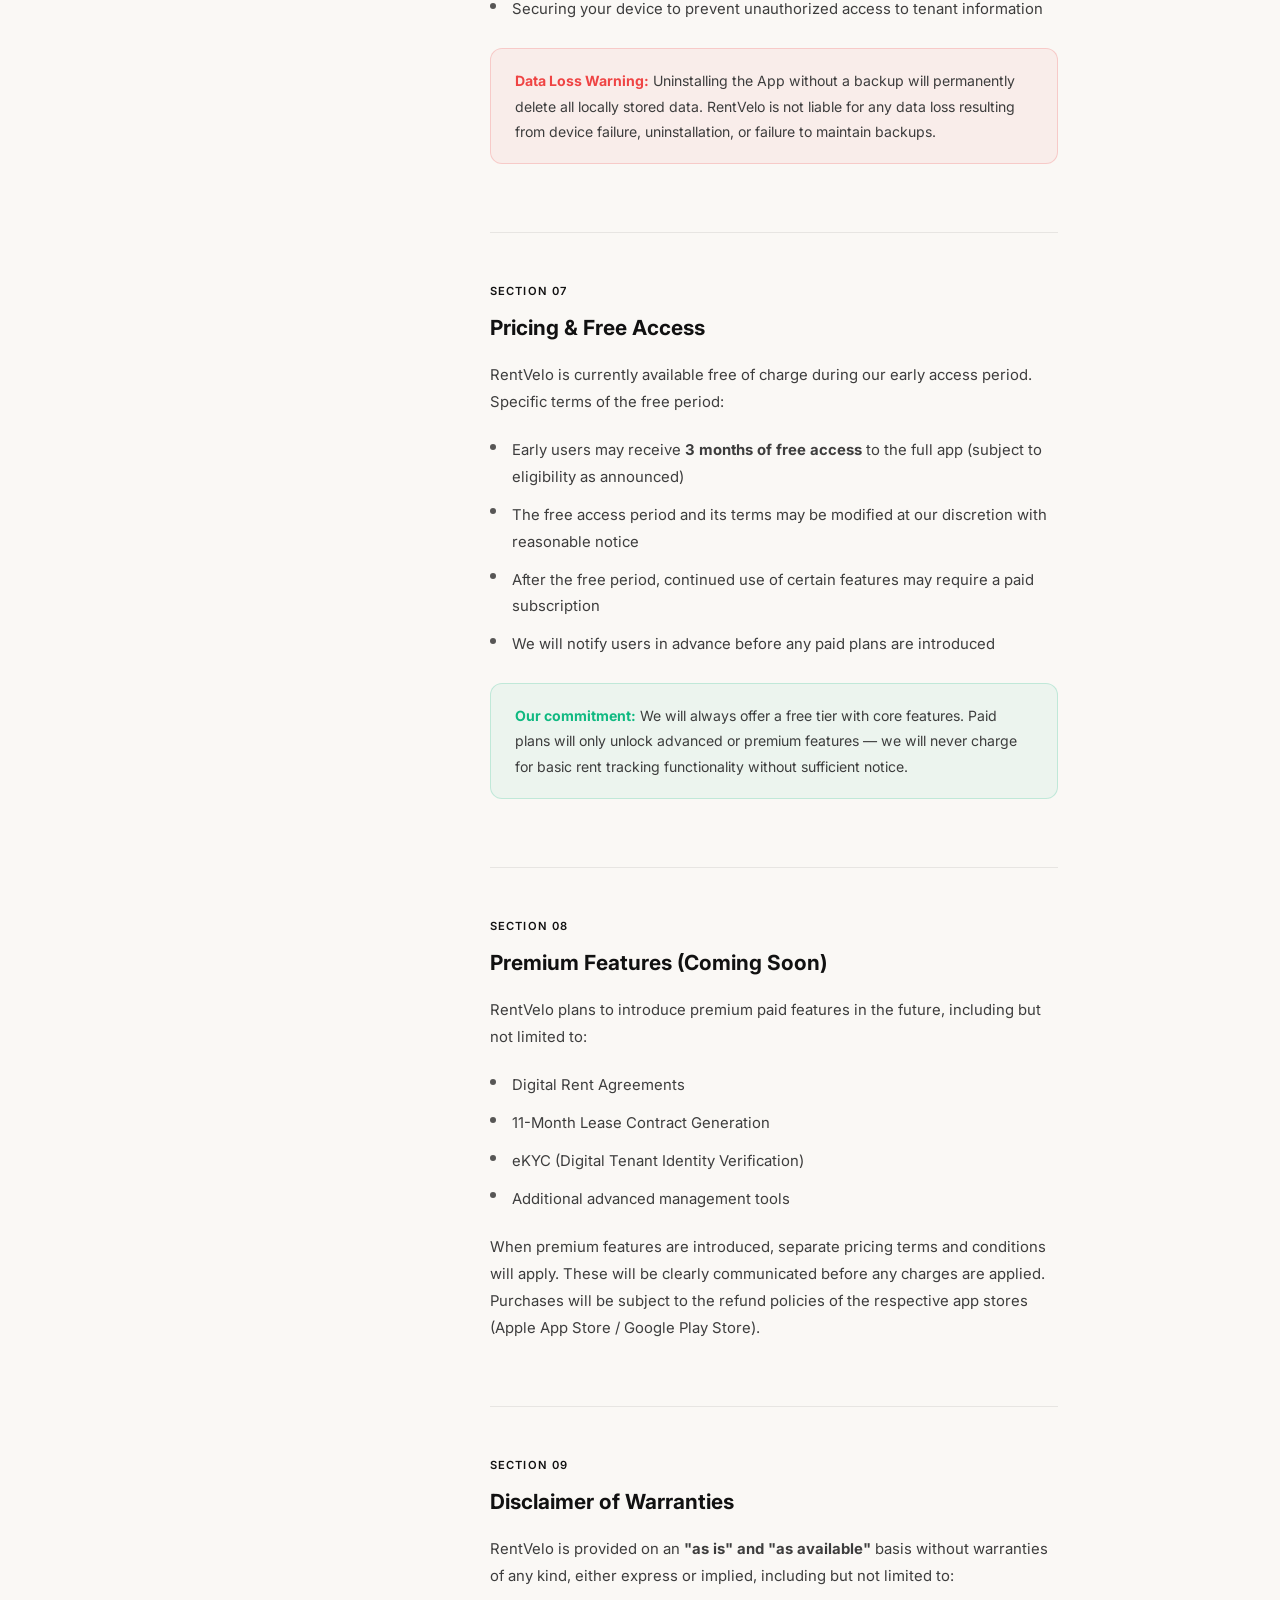
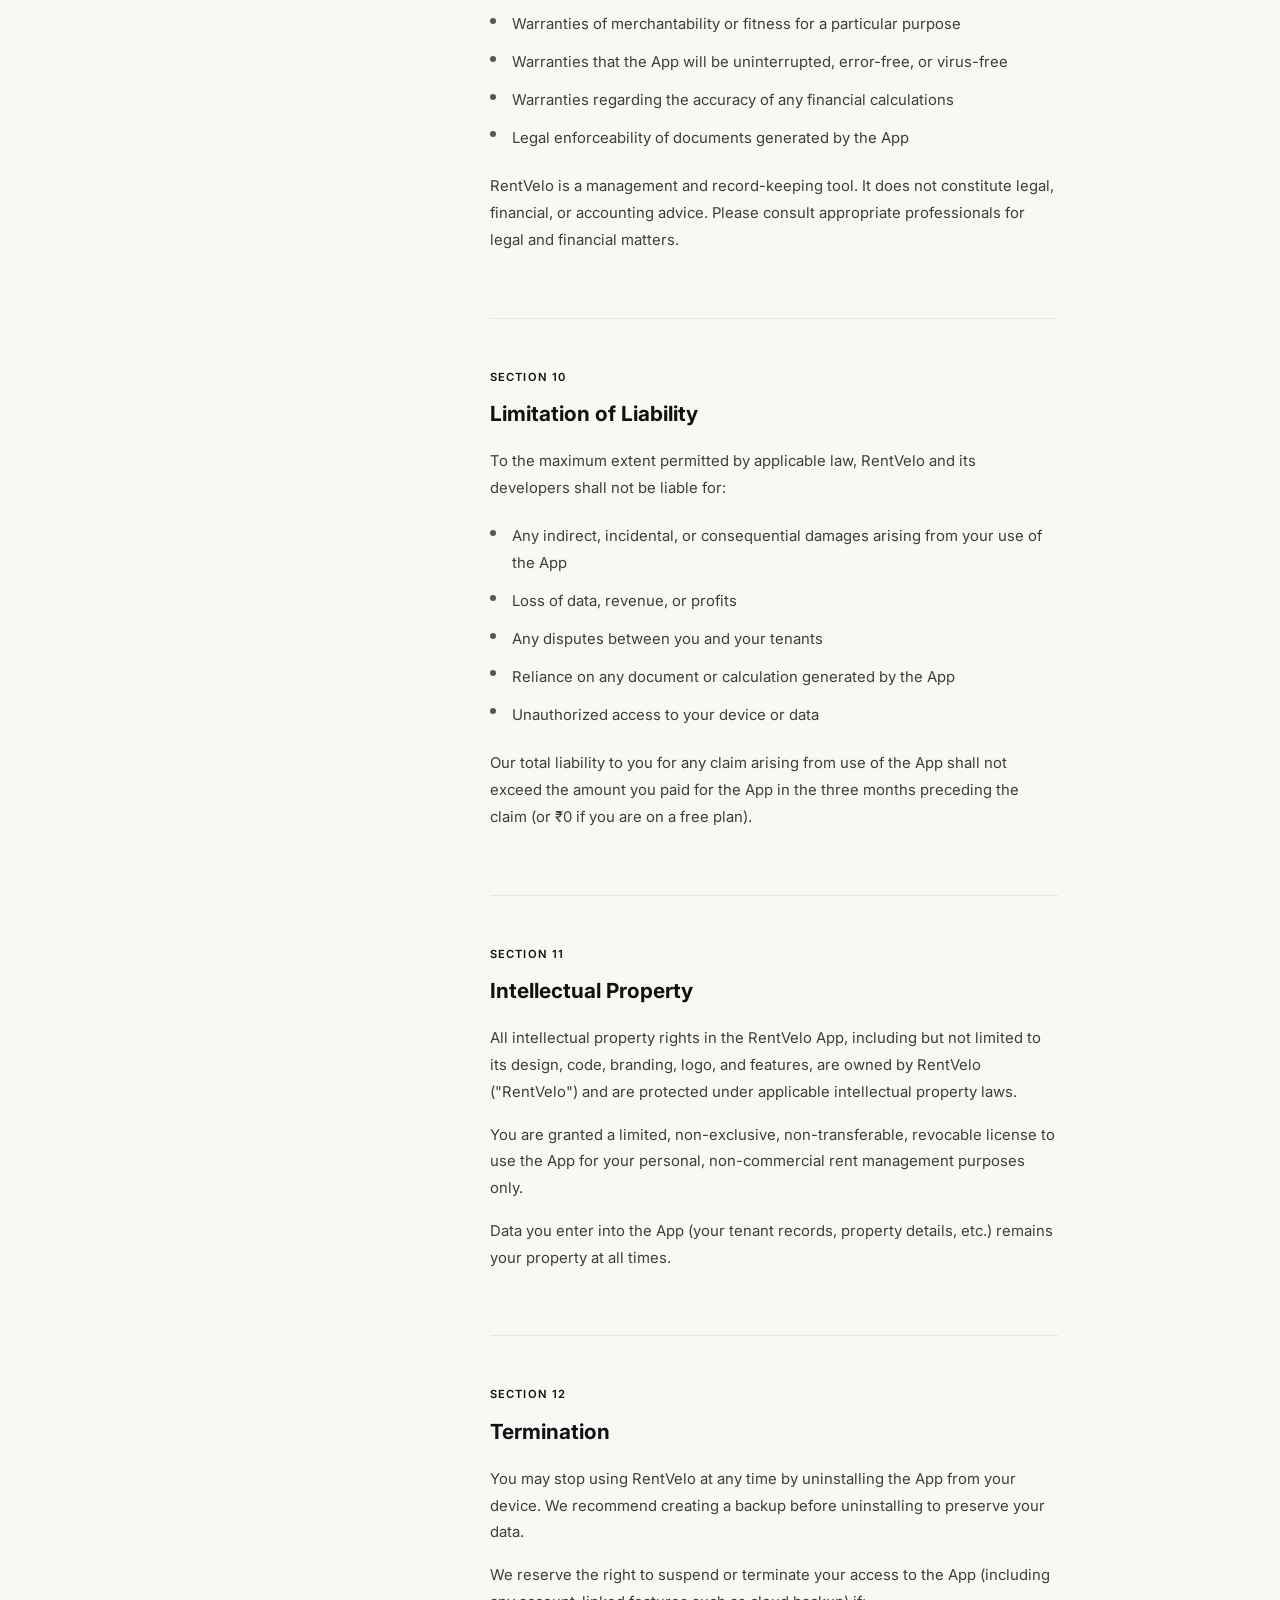
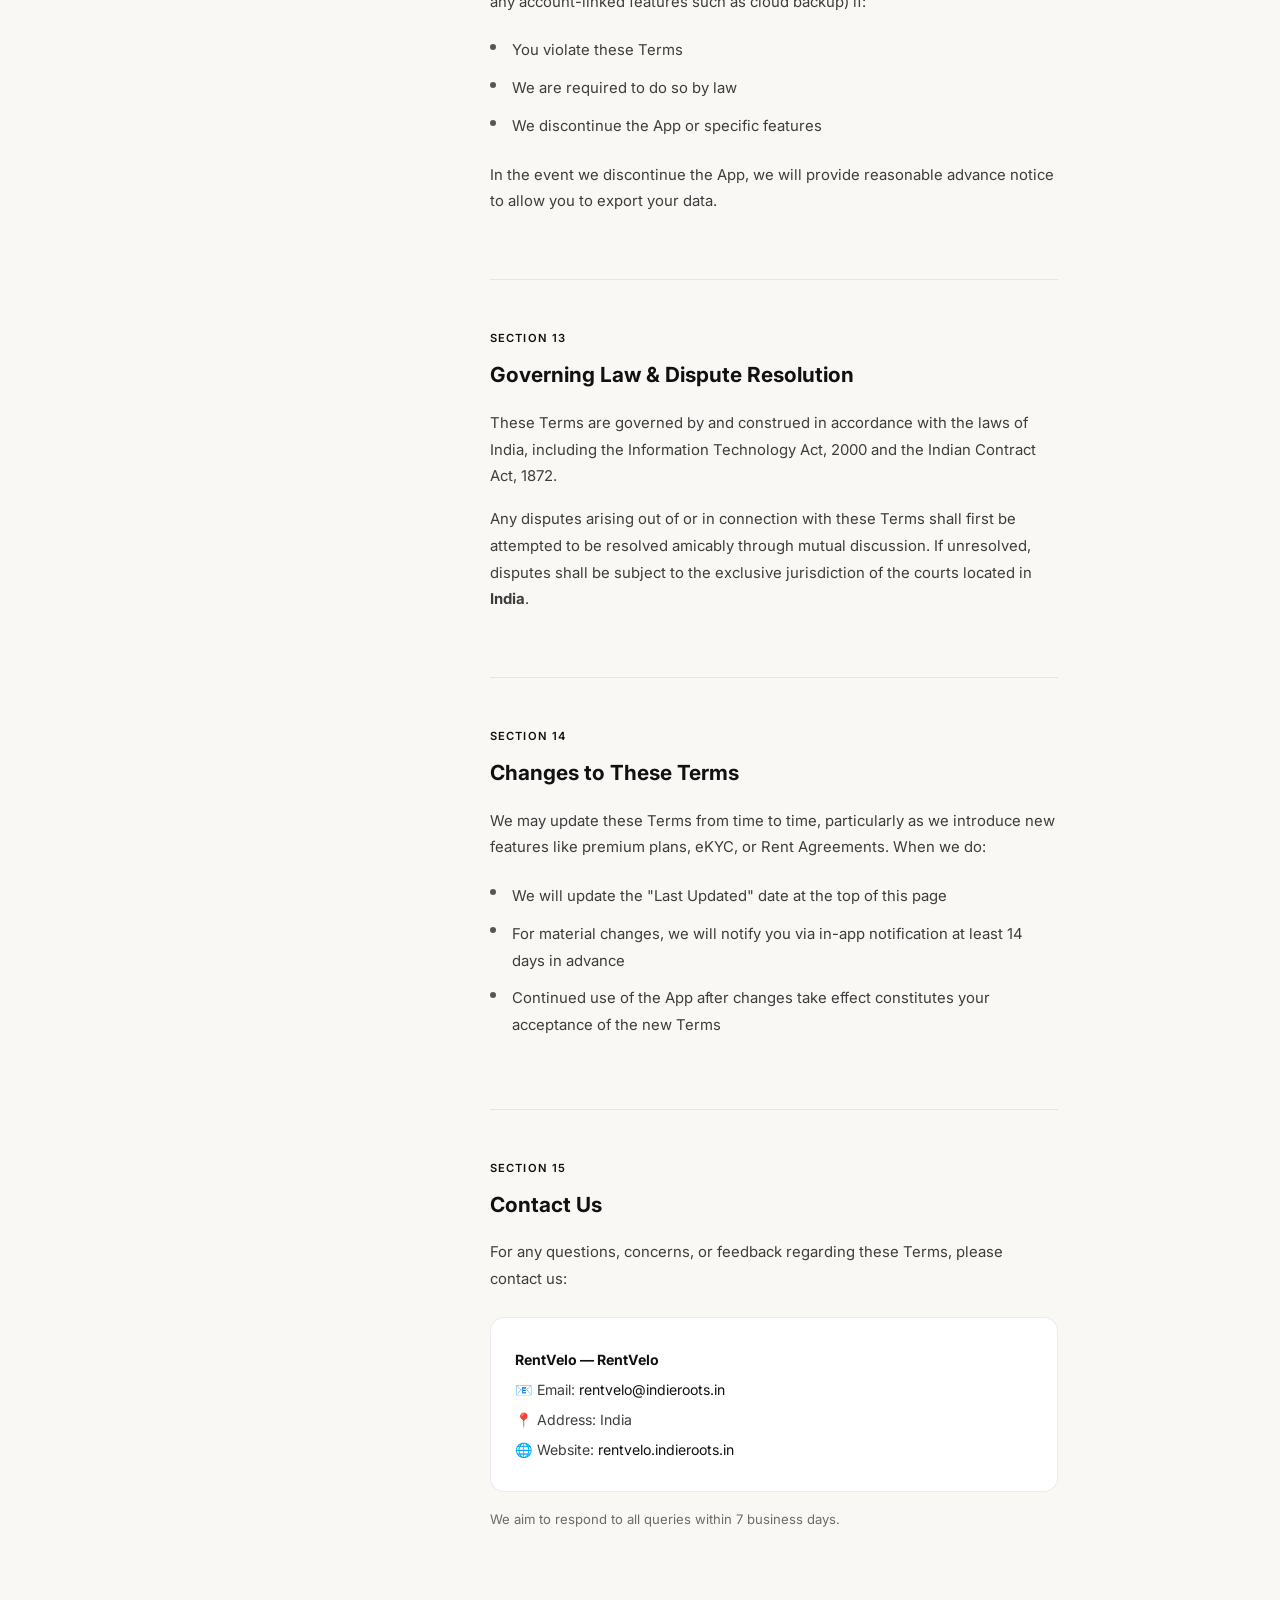
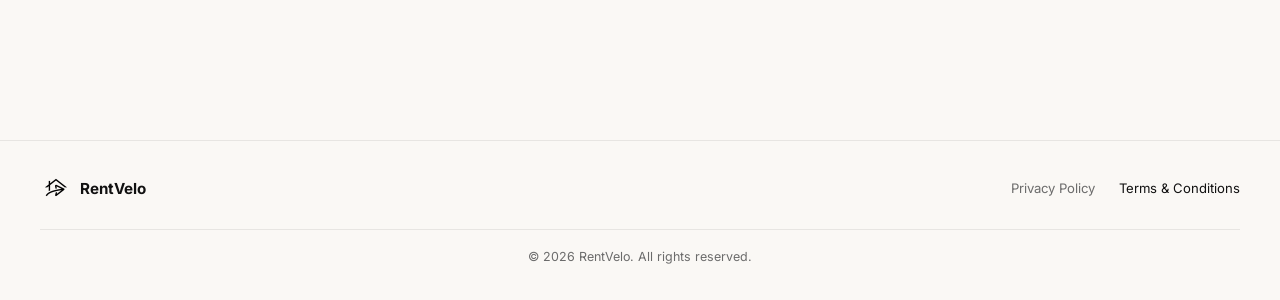
<file: terms/index.html>
<!DOCTYPE html>
<html lang="en">

<head>
  <meta charset="UTF-8" />
  <meta name="viewport" content="width=device-width, initial-scale=1.0" />
  <title>Terms and Conditions | RentVelo</title>
  <meta name="description"
    content="Terms and conditions for using the RentVelo rent management app and website." />
  <link rel="canonical" href="https://rentvelo.indieroots.in/terms/" />
  <link rel="icon" href="../assets/logo.png" type="image/png" />
  <meta property="og:type" content="website" />
  <meta property="og:title" content="Terms and Conditions | RentVelo" />
  <meta property="og:description"
    content="Terms and conditions for using the RentVelo rent management app and website." />
  <meta property="og:url" content="https://rentvelo.indieroots.in/terms/" />
  <meta property="og:image" content="https://rentvelo.indieroots.in/assets/main.png" />
  <meta name="twitter:card" content="summary_large_image" />
  <link href="https://fonts.googleapis.com/css2?family=Inter:ital,wght@0,400;0,500;0,600;0,700;0,800;1,500;1,600&display=swap" rel="stylesheet" />
  <style>
    *,
    *::before,
    *::after {
      box-sizing: border-box;
      margin: 0;
      padding: 0;
    }

    :root {
      --bg: #FAF8F5;
      --surface: #FFFFFF;
      --surface2: #F3EFE8;
      --text: #111111;
      --text-muted: #6B6B6B;
      --accent: #111111;
      --accent-deep: #111111;
      --success: #10B981;
      --danger: #EF4444;
      --border: rgba(17, 17, 17, 0.08);
      --glow: rgba(17, 17, 17, 0.04);
    }

    html {
      scroll-behavior: smooth;
    }

    body {
      background: var(--bg);
      color: var(--text);
      font-family: Inter, system-ui, sans-serif;
      font-size: 16px;
      line-height: 1.8;
      min-height: 100vh;
    }

    body::before {
      content: '';
      position: fixed;
      inset: 0;
      background:
        radial-gradient(ellipse 80% 40% at 90% 0%, rgba(30, 58, 138, 0.15) 0%, transparent 60%),
        radial-gradient(ellipse 60% 50% at 10% 100%, rgba(96, 165, 250, 0.07) 0%, transparent 60%);
      pointer-events: none;
      z-index: 0;
    }

    nav {
      position: sticky;
      top: 0;
      z-index: 100;
      display: flex;
      align-items: center;
      justify-content: space-between;
      padding: 1.1rem 2.5rem;
      background: rgba(18, 18, 18, 0.85);
      backdrop-filter: blur(16px);
      border-bottom: 1px solid var(--border);
    }

    .nav-logo {
      display: flex;
      align-items: center;
      gap: 0.6rem;
      text-decoration: none;
    }

    .logo-mark {
      width: 32px;
      height: 32px;
      border-radius: 8px;
      display: flex;
      align-items: center;
      justify-content: center;
      font-family: Inter, system-ui, sans-serif;
      font-weight: 800;
      font-size: 14px;
      color: white;
    }

    .logo-text {
      font-family: Inter, system-ui, sans-serif;
      font-weight: 700;
      font-size: 1.15rem;
      color: var(--text);
    }

    .nav-link {
      color: var(--text-muted);
      text-decoration: none;
      font-size: 0.875rem;
      transition: color 0.2s;
    }

    .nav-link:hover {
      color: var(--accent);
    }

    .page-hero {
      position: relative;
      z-index: 1;
      padding: 5rem 2.5rem 3rem;
      text-align: center;
      border-bottom: 1px solid var(--border);
    }

    .page-tag {
      display: inline-flex;
      align-items: center;
      gap: 0.4rem;
      background: rgba(96, 165, 250, 0.1);
      border: 1px solid rgba(96, 165, 250, 0.2);
      border-radius: 100px;
      padding: 0.3rem 1rem;
      font-size: 0.75rem;
      font-weight: 500;
      color: var(--accent);
      letter-spacing: 0.06em;
      text-transform: uppercase;
      margin-bottom: 1.5rem;
    }

    .page-hero h1 {
      font-family: Inter, system-ui, sans-serif;
      font-size: clamp(2rem, 5vw, 3.2rem);
      font-weight: 800;
      color: var(--text);
      margin-bottom: 1rem;
    }

    .page-hero h1 span {
      background: linear-gradient(90deg, #60A5FA, #93C5FD);
      -webkit-background-clip: text;
      -webkit-text-fill-color: transparent;
      background-clip: text;
    }

    .page-hero p {
      color: var(--text-muted);
      font-size: 0.95rem;
      max-width: 500px;
      margin: 0 auto;
    }

    .effective-date {
      display: inline-block;
      margin-top: 1.5rem;
      background: var(--surface);
      border: 1px solid var(--border);
      border-radius: 8px;
      padding: 0.4rem 1rem;
      font-size: 0.8rem;
      color: var(--text-muted);
    }

    .layout {
      position: relative;
      z-index: 1;
      max-width: 900px;
      margin: 0 auto;
      padding: 3rem 2rem 6rem;
      display: grid;
      grid-template-columns: 220px 1fr;
      gap: 3rem;
      align-items: start;
    }

    .toc {
      position: sticky;
      top: 80px;
    }

    .toc-title {
      font-size: 0.7rem;
      text-transform: uppercase;
      letter-spacing: 0.1em;
      color: var(--text-muted);
      margin-bottom: 1rem;
    }

    .toc-list {
      list-style: none;
      border-left: 1px solid var(--border);
      padding-left: 1rem;
    }

    .toc-list li {
      margin-bottom: 0.5rem;
    }

    .toc-list a {
      color: var(--text-muted);
      text-decoration: none;
      font-size: 0.82rem;
      transition: color 0.2s;
      display: block;
      padding: 0.15rem 0;
    }

    .toc-list a:hover {
      color: var(--accent);
    }

    .content section {
      margin-bottom: 3rem;
      padding-bottom: 3rem;
      border-bottom: 1px solid var(--border);
    }

    .content section:last-child {
      border-bottom: none;
    }

    .section-number {
      font-size: 0.7rem;
      text-transform: uppercase;
      letter-spacing: 0.1em;
      color: var(--accent);
      font-weight: 600;
      margin-bottom: 0.5rem;
    }

    .content h2 {
      font-family: Inter, system-ui, sans-serif;
      font-size: 1.3rem;
      font-weight: 700;
      color: var(--text);
      margin-bottom: 1rem;
    }

    .content p {
      color: #D1D5DB;
      margin-bottom: 1rem;
      font-size: 0.93rem;
    }

    .content ul {
      list-style: none;
      margin: 1rem 0;
    }

    .content ul li {
      color: #D1D5DB;
      font-size: 0.93rem;
      padding: 0.35rem 0 0.35rem 1.4rem;
      position: relative;
    }

    .content ul li::before {
      content: '';
      position: absolute;
      left: 0;
      top: 0.75rem;
      width: 6px;
      height: 6px;
      background: var(--accent);
      border-radius: 50%;
      opacity: 0.7;
    }

    .highlight-box {
      background: rgba(96, 165, 250, 0.06);
      border: 1px solid rgba(96, 165, 250, 0.15);
      border-radius: 12px;
      padding: 1.2rem 1.5rem;
      margin: 1.2rem 0;
    }

    .highlight-box.warning {
      background: rgba(239, 68, 68, 0.06);
      border-color: rgba(239, 68, 68, 0.2);
    }

    .highlight-box.success {
      background: rgba(16, 185, 129, 0.06);
      border-color: rgba(16, 185, 129, 0.2);
    }

    .highlight-box p {
      margin: 0;
      font-size: 0.88rem;
    }

    .highlight-box strong {
      color: var(--accent);
    }

    .highlight-box.warning strong {
      color: var(--danger);
    }

    .highlight-box.success strong {
      color: var(--success);
    }

    .contact-card {
      background: var(--surface);
      border: 1px solid var(--border);
      border-radius: 14px;
      padding: 1.5rem;
      margin-top: 1.5rem;
    }

    .contact-card p {
      margin: 0.3rem 0;
      font-size: 0.88rem;
    }

    .contact-card a {
      color: var(--accent);
      text-decoration: none;
    }

    footer {
      position: relative;
      z-index: 1;
      border-top: 1px solid var(--border);
      padding: 2rem 2.5rem;
      display: flex;
      align-items: center;
      justify-content: space-between;
      flex-wrap: wrap;
      gap: 1rem;
    }

    .footer-left {
      display: flex;
      align-items: center;
      gap: 0.5rem;
    }

    .footer-logo {
      font-family: Inter, system-ui, sans-serif;
      font-weight: 700;
      font-size: 0.95rem;
      color: var(--text);
    }

    .footer-links {
      display: flex;
      gap: 1.5rem;
    }

    .footer-links a {
      color: var(--text-muted);
      text-decoration: none;
      font-size: 0.82rem;
      transition: color 0.2s;
    }

    .footer-links a:hover,
    .footer-links a.active {
      color: var(--accent);
    }

    .footer-copy {
      color: var(--text-muted);
      font-size: 0.78rem;
      width: 100%;
      text-align: center;
      padding-top: 1rem;
      border-top: 1px solid var(--border);
      margin-top: 0.5rem;
    }

    @media (max-width: 700px) {
      .layout {
        grid-template-columns: 1fr;
      }

      .toc {
        display: none;
      }

      nav {
        padding: 1rem 1.2rem;
      }

      .page-hero {
        padding: 3.5rem 1.2rem 2rem;
      }
    }
  
    body, .nav-link, .content p, .content li {
      font-family: Inter, system-ui, sans-serif;
    }
    .logo-text, .page-hero h1, .content h2, .footer-logo {
      font-family: Inter, system-ui, sans-serif;
    }
    nav {
      background: rgba(250, 248, 245, 0.9);
    }
    .logo-mark {
      width: 32px;
      height: 32px;
      border-radius: 8px;
      overflow: hidden;
      display: block;
      flex-shrink: 0;
    }
    .logo-mark img {
      width: 100%;
      height: 100%;
      object-fit: cover;
      display: block;
    }
    body::before {
      background: radial-gradient(ellipse 80% 40% at 10% 0%, rgba(243, 239, 232, 0.9) 0%, transparent 60%);
    }
    .page-tag {
      background: #f3efe8;
      border-color: transparent;
      color: #111;
    }
    .page-hero h1 span {
      background: none;
      -webkit-text-fill-color: inherit;
      font-style: italic;
      font-weight: 600;
    }
    .content p,
    .content ul li {
      color: #3d3d3d;
    }
    .highlight-box {
      background: #f3efe8;
      border-color: rgba(17, 17, 17, 0.08);
    }
    .highlight-box strong {
      color: #111;
    }

  </style>
</head>

<body>

  <nav>
    <a href="../" class="nav-logo">
      <span class="logo-mark"><img src="../assets/logo.png" alt="" /></span>
      <span class="logo-text">RentVelo</span>
    </a>
    <a href="../" class="nav-link">← Back to Home</a>
  </nav>

  <div class="page-hero">
    <div class="page-tag">Legal</div>
    <h1>Terms &amp; <span>Conditions</span></h1>
    <p>Please read these terms carefully before using RentVelo.</p>
    <span class="effective-date">Effective Date: February 27, 2026 &nbsp;·&nbsp; Last Updated: February 27, 2026</span>
  </div>

  <div class="layout">

    <aside class="toc">
      <p class="toc-title">On this page</p>
      <ul class="toc-list">
        <li><a href="#acceptance">1. Acceptance of Terms</a></li>
        <li><a href="#description">2. App Description</a></li>
        <li><a href="#eligibility">3. Eligibility</a></li>
        <li><a href="#account">4. Account &amp; Access</a></li>
        <li><a href="#acceptable-use">5. Acceptable Use</a></li>
        <li><a href="#data-responsibility">6. Your Data Responsibility</a></li>
        <li><a href="#pricing">7. Pricing &amp; Free Access</a></li>
        <li><a href="#premium">8. Premium Features</a></li>
        <li><a href="#disclaimer">9. Disclaimer of Warranties</a></li>
        <li><a href="#liability">10. Limitation of Liability</a></li>
        <li><a href="#ip">11. Intellectual Property</a></li>
        <li><a href="#termination">12. Termination</a></li>
        <li><a href="#governing-law">13. Governing Law</a></li>
        <li><a href="#changes">14. Changes to Terms</a></li>
        <li><a href="#contact">15. Contact Us</a></li>
      </ul>
    </aside>

    <main class="content">

      <section id="acceptance">
        <div class="section-number">Section 01</div>
        <h2>Acceptance of Terms</h2>
        <p>By downloading, installing, or using the RentVelo mobile application ("App"), you agree to be bound by these
          Terms and Conditions ("Terms"). If you do not agree to these Terms, please do not use the App.</p>
        <p>These Terms constitute a legally binding agreement between you ("User") and RentVelo ("RentVelo")
          under the <strong>Indian Contract Act, 1872</strong>.</p>
      </section>

      <section id="description">
        <div class="section-number">Section 02</div>
        <h2>App Description</h2>
        <p>RentVelo is a mobile application designed to assist landlords and property managers with:</p>
        <ul>
          <li>Organizing rental properties and tenant information</li>
          <li>Tracking rent payments and outstanding balances</li>
          <li>Generating PDF rent receipts</li>
          <li>Tracking electricity readings and expenses</li>
          <li>Sending local payment reminder notifications</li>
          <li>Backing up data to personal Google Drive accounts</li>
        </ul>
        <div class="highlight-box warning">
          <p><strong>Important:</strong> RentVelo is a management tool only. It does not process payments, act as a
            payment gateway, or guarantee legal enforceability of any document generated within the app. For legally
            binding agreements, please consult a qualified legal professional.</p>
        </div>
      </section>

      <section id="eligibility">
        <div class="section-number">Section 03</div>
        <h2>Eligibility</h2>
        <p>To use RentVelo, you must:</p>
        <ul>
          <li>Be at least 18 years of age</li>
          <li>Have the legal capacity to enter into a binding agreement</li>
          <li>Use the App for lawful purposes only</li>
          <li>Not be prohibited from using the App under applicable law</li>
        </ul>
      </section>

      <section id="account">
        <div class="section-number">Section 04</div>
        <h2>Account &amp; Access</h2>
        <p>RentVelo uses Google Sign-In solely for the purpose of enabling the optional Google Drive cloud backup
          feature. By signing in with Google:</p>
        <ul>
          <li>You authorize RentVelo to access your Google Drive for backup/restore functionality only</li>
          <li>You are responsible for maintaining the security of your Google account</li>
          <li>You can revoke this access at any time from your Google Account settings</li>
        </ul>
        <p>You are responsible for all activity that occurs through your use of the App on your device.</p>
      </section>

      <section id="acceptable-use">
        <div class="section-number">Section 05</div>
        <h2>Acceptable Use</h2>
        <p>You agree to use RentVelo only for lawful purposes. You must NOT use the App to:</p>
        <ul>
          <li>Store false, fraudulent, or misleading tenant/property information</li>
          <li>Harass, intimidate, or discriminate against tenants</li>
          <li>Violate any applicable local, state, or national laws</li>
          <li>Attempt to reverse-engineer, decompile, or modify the App</li>
          <li>Use the App in any way that could damage, disable, or impair its functionality</li>
          <li>Distribute, sell, or sublicense the App or its features</li>
        </ul>
        <p>We reserve the right to terminate your access if we determine, in our sole discretion, that you have violated
          these Terms.</p>
      </section>

      <section id="data-responsibility">
        <div class="section-number">Section 06</div>
        <h2>Your Data Responsibility</h2>
        <p>Since RentVelo stores data locally on your device, <strong>you are solely responsible</strong> for:</p>
        <ul>
          <li>The accuracy and legality of all data you enter into the App</li>
          <li>Maintaining regular backups to prevent data loss</li>
          <li>Ensuring tenant data you store complies with applicable privacy laws</li>
          <li>Securing your device to prevent unauthorized access to tenant information</li>
        </ul>
        <div class="highlight-box warning">
          <p><strong>Data Loss Warning:</strong> Uninstalling the App without a backup will permanently delete all
            locally stored data. RentVelo is not liable for any data loss resulting from device failure, uninstallation,
            or failure to maintain backups.</p>
        </div>
      </section>

      <section id="pricing">
        <div class="section-number">Section 07</div>
        <h2>Pricing &amp; Free Access</h2>
        <p>RentVelo is currently available free of charge during our early access period. Specific terms of the free
          period:</p>
        <ul>
          <li>Early users may receive <strong>3 months of free access</strong> to the full app (subject to eligibility
            as announced)</li>
          <li>The free access period and its terms may be modified at our discretion with reasonable notice</li>
          <li>After the free period, continued use of certain features may require a paid subscription</li>
          <li>We will notify users in advance before any paid plans are introduced</li>
        </ul>
        <div class="highlight-box success">
          <p><strong>Our commitment:</strong> We will always offer a free tier with core features. Paid plans will only
            unlock advanced or premium features — we will never charge for basic rent tracking functionality without
            sufficient notice.</p>
        </div>
      </section>

      <section id="premium">
        <div class="section-number">Section 08</div>
        <h2>Premium Features (Coming Soon)</h2>
        <p>RentVelo plans to introduce premium paid features in the future, including but not limited to:</p>
        <ul>
          <li>Digital Rent Agreements</li>
          <li>11-Month Lease Contract Generation</li>
          <li>eKYC (Digital Tenant Identity Verification)</li>
          <li>Additional advanced management tools</li>
        </ul>
        <p>When premium features are introduced, separate pricing terms and conditions will apply. These will be clearly
          communicated before any charges are applied. Purchases will be subject to the refund policies of the
          respective app stores (Apple App Store / Google Play Store).</p>
      </section>

      <section id="disclaimer">
        <div class="section-number">Section 09</div>
        <h2>Disclaimer of Warranties</h2>
        <p>RentVelo is provided on an <strong>"as is" and "as available"</strong> basis without warranties of any kind,
          either express or implied, including but not limited to:</p>
        <ul>
          <li>Warranties of merchantability or fitness for a particular purpose</li>
          <li>Warranties that the App will be uninterrupted, error-free, or virus-free</li>
          <li>Warranties regarding the accuracy of any financial calculations</li>
          <li>Legal enforceability of documents generated by the App</li>
        </ul>
        <p>RentVelo is a management and record-keeping tool. It does not constitute legal, financial, or accounting
          advice. Please consult appropriate professionals for legal and financial matters.</p>
      </section>

      <section id="liability">
        <div class="section-number">Section 10</div>
        <h2>Limitation of Liability</h2>
        <p>To the maximum extent permitted by applicable law, RentVelo and its developers shall not be liable for:</p>
        <ul>
          <li>Any indirect, incidental, or consequential damages arising from your use of the App</li>
          <li>Loss of data, revenue, or profits</li>
          <li>Any disputes between you and your tenants</li>
          <li>Reliance on any document or calculation generated by the App</li>
          <li>Unauthorized access to your device or data</li>
        </ul>
        <p>Our total liability to you for any claim arising from use of the App shall not exceed the amount you paid for
          the App in the three months preceding the claim (or ₹0 if you are on a free plan).</p>
      </section>

      <section id="ip">
        <div class="section-number">Section 11</div>
        <h2>Intellectual Property</h2>
        <p>All intellectual property rights in the RentVelo App, including but not limited to its design, code,
          branding, logo, and features, are owned by RentVelo ("RentVelo") and are protected under
          applicable intellectual property laws.</p>
        <p>You are granted a limited, non-exclusive, non-transferable, revocable license to use the App for your
          personal, non-commercial rent management purposes only.</p>
        <p>Data you enter into the App (your tenant records, property details, etc.) remains your property at all times.
        </p>
      </section>

      <section id="termination">
        <div class="section-number">Section 12</div>
        <h2>Termination</h2>
        <p>You may stop using RentVelo at any time by uninstalling the App from your device. We recommend creating a
          backup before uninstalling to preserve your data.</p>
        <p>We reserve the right to suspend or terminate your access to the App (including any account-linked features
          such as cloud backup) if:</p>
        <ul>
          <li>You violate these Terms</li>
          <li>We are required to do so by law</li>
          <li>We discontinue the App or specific features</li>
        </ul>
        <p>In the event we discontinue the App, we will provide reasonable advance notice to allow you to export your
          data.</p>
      </section>

      <section id="governing-law">
        <div class="section-number">Section 13</div>
        <h2>Governing Law &amp; Dispute Resolution</h2>
        <p>These Terms are governed by and construed in accordance with the laws of India, including the Information
          Technology Act, 2000 and the Indian Contract Act, 1872.</p>
        <p>Any disputes arising out of or in connection with these Terms shall first be attempted to be resolved
          amicably through mutual discussion. If unresolved, disputes shall be subject to the exclusive jurisdiction of
          the courts located in <strong>India</strong>.</p>
      </section>

      <section id="changes">
        <div class="section-number">Section 14</div>
        <h2>Changes to These Terms</h2>
        <p>We may update these Terms from time to time, particularly as we introduce new features like premium plans,
          eKYC, or Rent Agreements. When we do:</p>
        <ul>
          <li>We will update the "Last Updated" date at the top of this page</li>
          <li>For material changes, we will notify you via in-app notification at least 14 days in advance</li>
          <li>Continued use of the App after changes take effect constitutes your acceptance of the new Terms</li>
        </ul>
      </section>

      <section id="contact">
        <div class="section-number">Section 15</div>
        <h2>Contact Us</h2>
        <p>For any questions, concerns, or feedback regarding these Terms, please contact us:</p>
        <div class="contact-card">
          <p><strong style="color: var(--text);">RentVelo — RentVelo</strong></p>
          <p>📧 Email: <a href="mailto:rentvelo@indieroots.in">rentvelo@indieroots.in</a></p>
          <p>📍 Address: India</p>
          <p>🌐 Website: <a href="https://rentvelo.indieroots.in/">rentvelo.indieroots.in</a></p>
        </div>
        <p style="margin-top: 1rem; font-size: 0.82rem; color: var(--text-muted);">We aim to respond to all queries
          within 7 business days.</p>
      </section>

    </main>
  </div>

  <footer>
    <div class="footer-left">
      <span class="logo-mark"><img src="../assets/logo.png" alt="" /></span>
      <span class="footer-logo">RentVelo</span>
    </div>
    <div class="footer-links">
      <a href="../privacy-policy/">Privacy Policy</a>
      <a href="./" class="active">Terms &amp; Conditions</a>
    </div>
    <p class="footer-copy">© 2026 RentVelo. All rights reserved.</p>
  </footer>
</body>

</html>
</file>
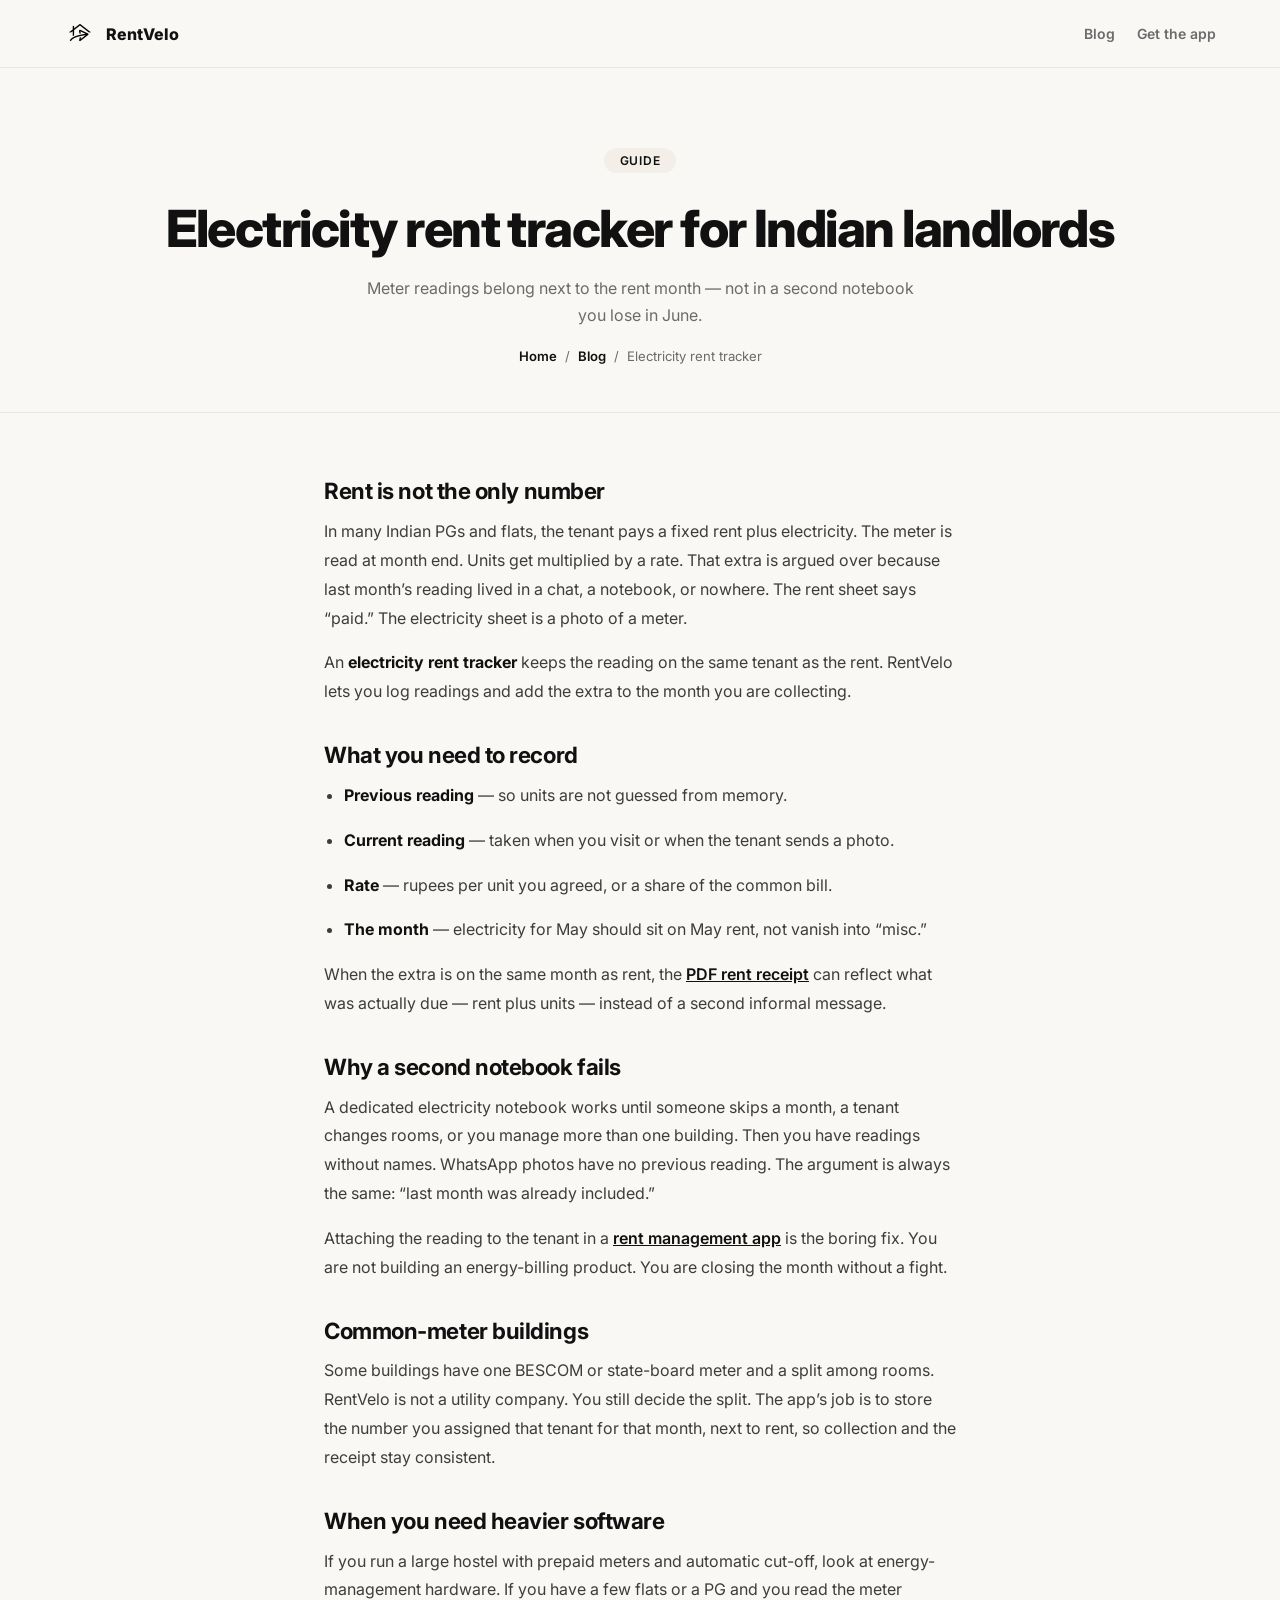
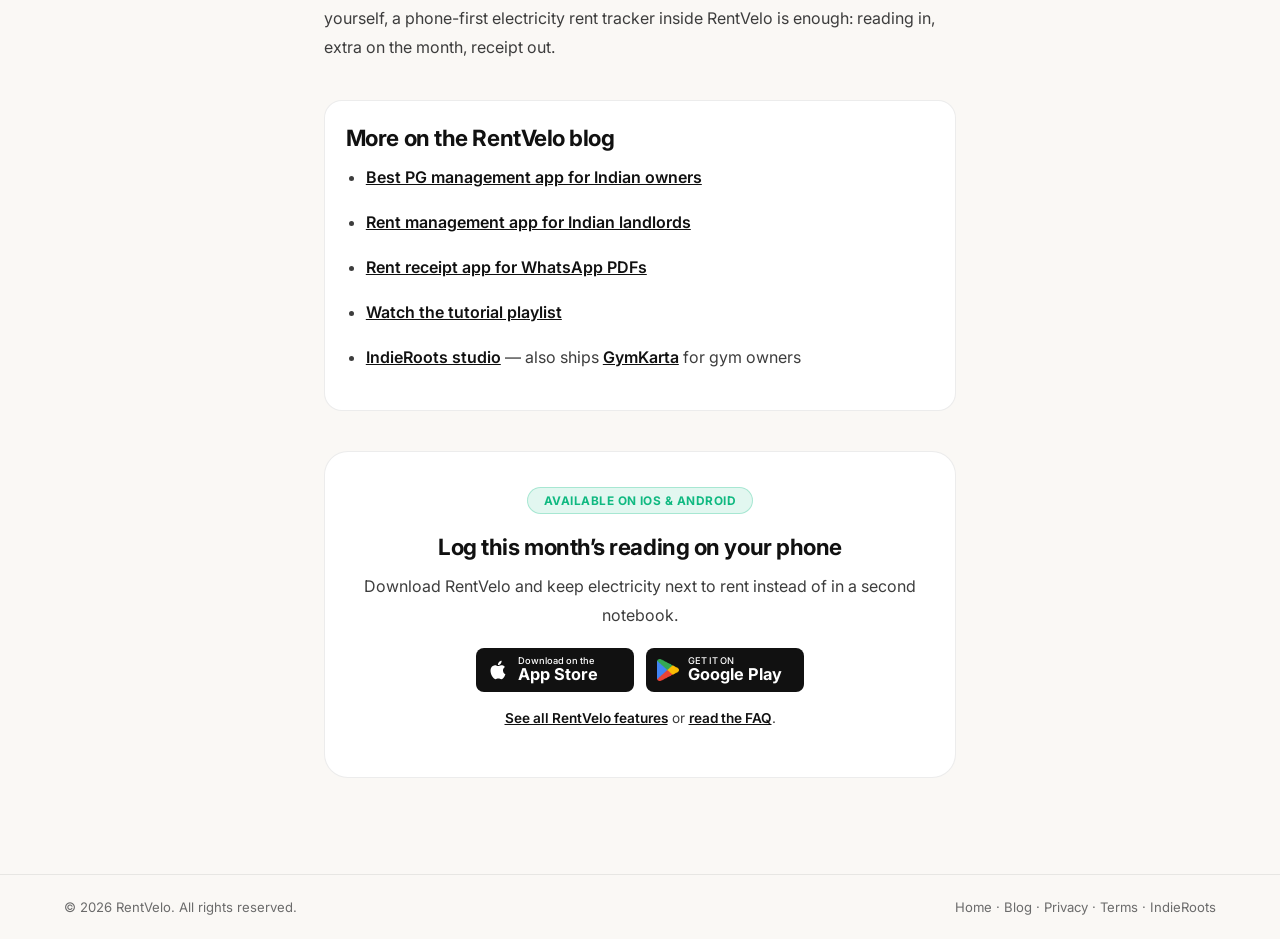
<file: electricity-rent-tracker.html>
<!DOCTYPE html>
<html lang="en">
<head>
  <meta charset="UTF-8" />
  <meta http-equiv="refresh" content="0; url=/blog/electricity-rent-tracker.html" />
  <link rel="canonical" href="https://rentvelo.indieroots.in/blog/electricity-rent-tracker.html" />
  <title>Moved to the RentVelo blog</title>
  <script>location.replace("/blog/electricity-rent-tracker.html");</script>
</head>
<body>
  <p>This guide moved to <a href="/blog/electricity-rent-tracker.html">the RentVelo blog</a>.</p>
</body>
</html>
</file>
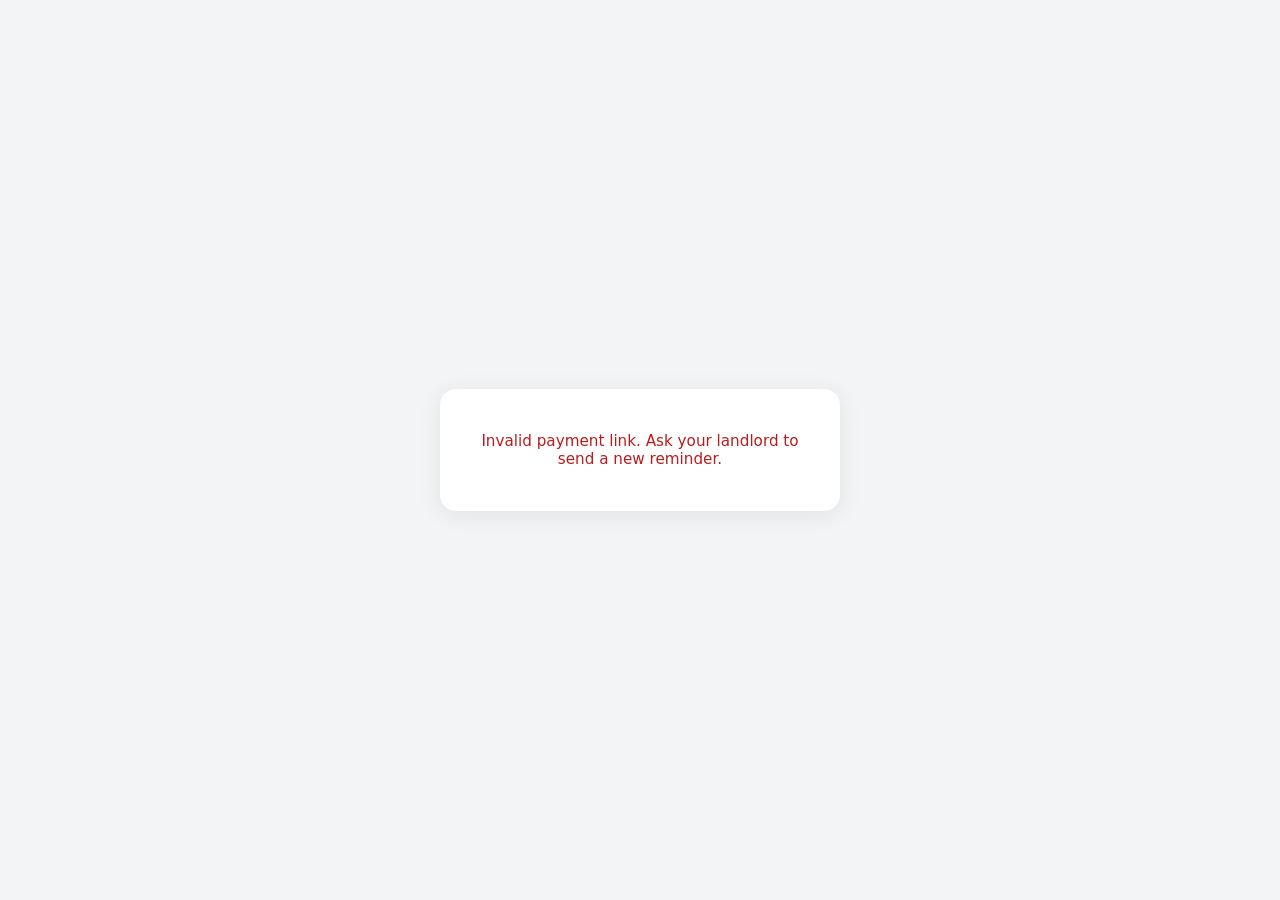
<file: pay.html>
<!DOCTYPE html>
<html lang="en">
<head>
  <meta charset="UTF-8" />
  <meta name="viewport" content="width=device-width, initial-scale=1" />
  <title>Pay via UPI — RentVelo</title>
  <meta name="robots" content="noindex, nofollow" />
  <link rel="canonical" href="https://rentvelo.indieroots.in/pay.html" />
  <style>
    * { box-sizing: border-box; }
    body {
      font-family: system-ui, -apple-system, Segoe UI, Roboto, sans-serif;
      margin: 0;
      min-height: 100vh;
      display: flex;
      align-items: center;
      justify-content: center;
      padding: 24px;
      background: #f3f4f6;
      color: #111;
    }
    .card {
      max-width: 400px;
      width: 100%;
      background: #fff;
      border-radius: 16px;
      padding: 28px 24px;
      box-shadow: 0 4px 24px rgba(0,0,0,0.08);
      text-align: center;
    }
    h1 { font-size: 1.25rem; margin: 0 0 8px; }
    .amount { font-size: 2rem; font-weight: 700; margin: 16px 0; color: #059669; }
    .meta { font-size: 0.9rem; color: #6b7280; line-height: 1.5; margin-bottom: 20px; }
    .notice {
      font-size: 0.85rem;
      color: #92400e;
      background: #fffbeb;
      border: 1px solid #fcd34d;
      border-radius: 10px;
      padding: 12px 14px;
      margin-bottom: 20px;
      line-height: 1.45;
      text-align: left;
    }
    .btn {
      display: block;
      width: 100%;
      padding: 14px 20px;
      font-size: 1rem;
      font-weight: 600;
      color: #fff;
      background: #2563eb;
      border: none;
      border-radius: 12px;
      text-decoration: none;
      cursor: pointer;
      margin-bottom: 10px;
    }
    .btn:active { opacity: 0.9; }
    .btn-outline {
      background: #fff;
      color: #2563eb;
      border: 2px solid #2563eb;
    }
    .btn-ghost {
      background: #f3f4f6;
      color: #374151;
      border: none;
      font-weight: 500;
    }
    .section-label {
      font-size: 0.75rem;
      font-weight: 600;
      text-transform: uppercase;
      letter-spacing: 0.04em;
      color: #9ca3af;
      margin: 20px 0 10px;
      text-align: left;
    }
    .app-grid {
      display: flex;
      flex-direction: column;
      gap: 8px;
    }
    .app-grid .btn {
      margin-bottom: 0;
      font-size: 0.95rem;
      padding: 12px 16px;
    }
    .copy-row {
      display: flex;
      gap: 8px;
      margin-top: 8px;
    }
    .copy-row .btn {
      flex: 1;
      margin-bottom: 0;
      font-size: 0.9rem;
      padding: 12px 10px;
    }
    .err { color: #b91c1c; font-size: 0.95rem; }
    .brand { margin-top: 20px; font-size: 0.75rem; color: #9ca3af; }
    .toast {
      position: fixed;
      bottom: 24px;
      left: 50%;
      transform: translateX(-50%);
      background: #111;
      color: #fff;
      padding: 10px 18px;
      border-radius: 999px;
      font-size: 0.9rem;
      opacity: 0;
      pointer-events: none;
      transition: opacity 0.2s;
    }
    .toast.show { opacity: 1; }
  </style>
</head>
<body>
  <div class="card" id="app">
    <p class="err" id="error" hidden></p>
    <div id="content" hidden>
      <h1>Pay rent via UPI</h1>
      <div class="amount" id="amount"></div>
      <div class="meta" id="meta"></div>
      <p class="notice" id="iosNotice" hidden>
        On iPhone, UPI apps often won&apos;t open automatically. Tap <strong>Open UPI app</strong> or choose your app below. You can also copy the UPI ID and pay manually in any UPI app.
      </p>
      <a class="btn" id="payBtn" href="#">Open UPI app to pay</a>
      <p class="section-label" id="appsLabel">Or open in a specific app</p>
      <div class="app-grid" id="appGrid"></div>
      <p class="section-label">Pay manually</p>
      <div class="copy-row">
        <button type="button" class="btn btn-ghost" id="copyUpi">Copy UPI ID</button>
        <button type="button" class="btn btn-ghost" id="copyDetails">Copy all details</button>
      </div>
      <p class="brand" id="hint">If nothing opened, use the buttons above.</p>
      <p class="brand">RentVelo</p>
    </div>
  </div>
  <p class="toast" id="toast" role="status" aria-live="polite"></p>
  <script>
    (function () {
      var params = new URLSearchParams(window.location.search);
      var pa = (params.get('pa') || '').trim();
      var am = parseFloat(params.get('am') || '');
      var pn = (params.get('pn') || '').trim();
      var tn = (params.get('tn') || '').trim();
      var cu = (params.get('cu') || 'INR').trim() || 'INR';

      var errEl = document.getElementById('error');
      var content = document.getElementById('content');
      var toastEl = document.getElementById('toast');
      var toastTimer;

      function isAppleDevice() {
        var ua = navigator.userAgent || '';
        var isIOS = /iPad|iPhone|iPod/.test(ua);
        var isIPadOS = navigator.platform === 'MacIntel' && navigator.maxTouchPoints > 1;
        return isIOS || isIPadOS;
      }

      function showToast(msg) {
        toastEl.textContent = msg;
        toastEl.classList.add('show');
        clearTimeout(toastTimer);
        toastTimer = setTimeout(function () {
          toastEl.classList.remove('show');
        }, 2200);
      }

      function copyText(text) {
        if (navigator.clipboard && navigator.clipboard.writeText) {
          return navigator.clipboard.writeText(text).then(function () {
            showToast('Copied');
          }).catch(fallbackCopy);
        }
        return fallbackCopy(text);
      }

      function fallbackCopy(text) {
        var ta = document.createElement('textarea');
        ta.value = text;
        ta.setAttribute('readonly', '');
        ta.style.position = 'fixed';
        ta.style.left = '-9999px';
        document.body.appendChild(ta);
        ta.select();
        try {
          document.execCommand('copy');
          showToast('Copied');
        } catch (e) {
          showToast('Could not copy — select text manually');
        }
        document.body.removeChild(ta);
      }

      if (!pa || !Number.isFinite(am) || am <= 0) {
        errEl.hidden = false;
        errEl.textContent = 'Invalid payment link. Ask your landlord to send a new reminder.';
        return;
      }

      var query = [
        'pa=' + encodeURIComponent(pa),
        'am=' + encodeURIComponent(am.toFixed(2)),
        'cu=' + encodeURIComponent(cu)
      ];
      if (pn) query.push('pn=' + encodeURIComponent(pn.slice(0, 50)));
      if (tn) query.push('tn=' + encodeURIComponent(tn.slice(0, 80)));

      var queryString = query.join('&');
      var upiUrl = 'upi://pay?' + queryString;

      var appLinks = [
        { label: 'Google Pay', href: 'tez://upi/pay?' + queryString },
        { label: 'PhonePe', href: 'phonepe://pay?' + queryString },
        { label: 'Paytm', href: 'paytmmp://pay?' + queryString },
        { label: 'BHIM', href: 'bhim://upi/pay?' + queryString }
      ];

      document.getElementById('amount').textContent = '\u20B9' + am.toLocaleString('en-IN', { minimumFractionDigits: 2, maximumFractionDigits: 2 });
      var meta = 'Pay to: ' + pa;
      if (pn) meta += '<br/>' + pn;
      if (tn) meta += '<br/>Note: ' + tn;
      document.getElementById('meta').innerHTML = meta;

      var btn = document.getElementById('payBtn');
      btn.href = upiUrl;

      var grid = document.getElementById('appGrid');
      appLinks.forEach(function (app) {
        var a = document.createElement('a');
        a.className = 'btn btn-outline';
        a.href = app.href;
        a.textContent = app.label;
        a.addEventListener('click', function (e) {
          e.preventDefault();
          window.location.href = app.href;
        });
        grid.appendChild(a);
      });

      var amountFormatted = am.toLocaleString('en-IN', { minimumFractionDigits: 2, maximumFractionDigits: 2 });
      var detailsText = [
        'UPI ID: ' + pa,
        'Amount: \u20B9' + amountFormatted,
        pn ? 'Name: ' + pn : '',
        tn ? 'Note: ' + tn : ''
      ].filter(Boolean).join('\n');

      document.getElementById('copyUpi').addEventListener('click', function () {
        copyText(pa);
      });
      document.getElementById('copyDetails').addEventListener('click', function () {
        copyText(detailsText);
      });

      content.hidden = false;

      var apple = isAppleDevice();
      if (apple) {
        document.getElementById('iosNotice').hidden = false;
        document.getElementById('hint').textContent =
          'Auto-open is limited on iPhone. Tap a button above or copy details and pay in your UPI app.';
      } else {
        setTimeout(function () {
          window.location.href = upiUrl;
        }, 400);
      }
    })();
  </script>
</body>
</html>
</file>
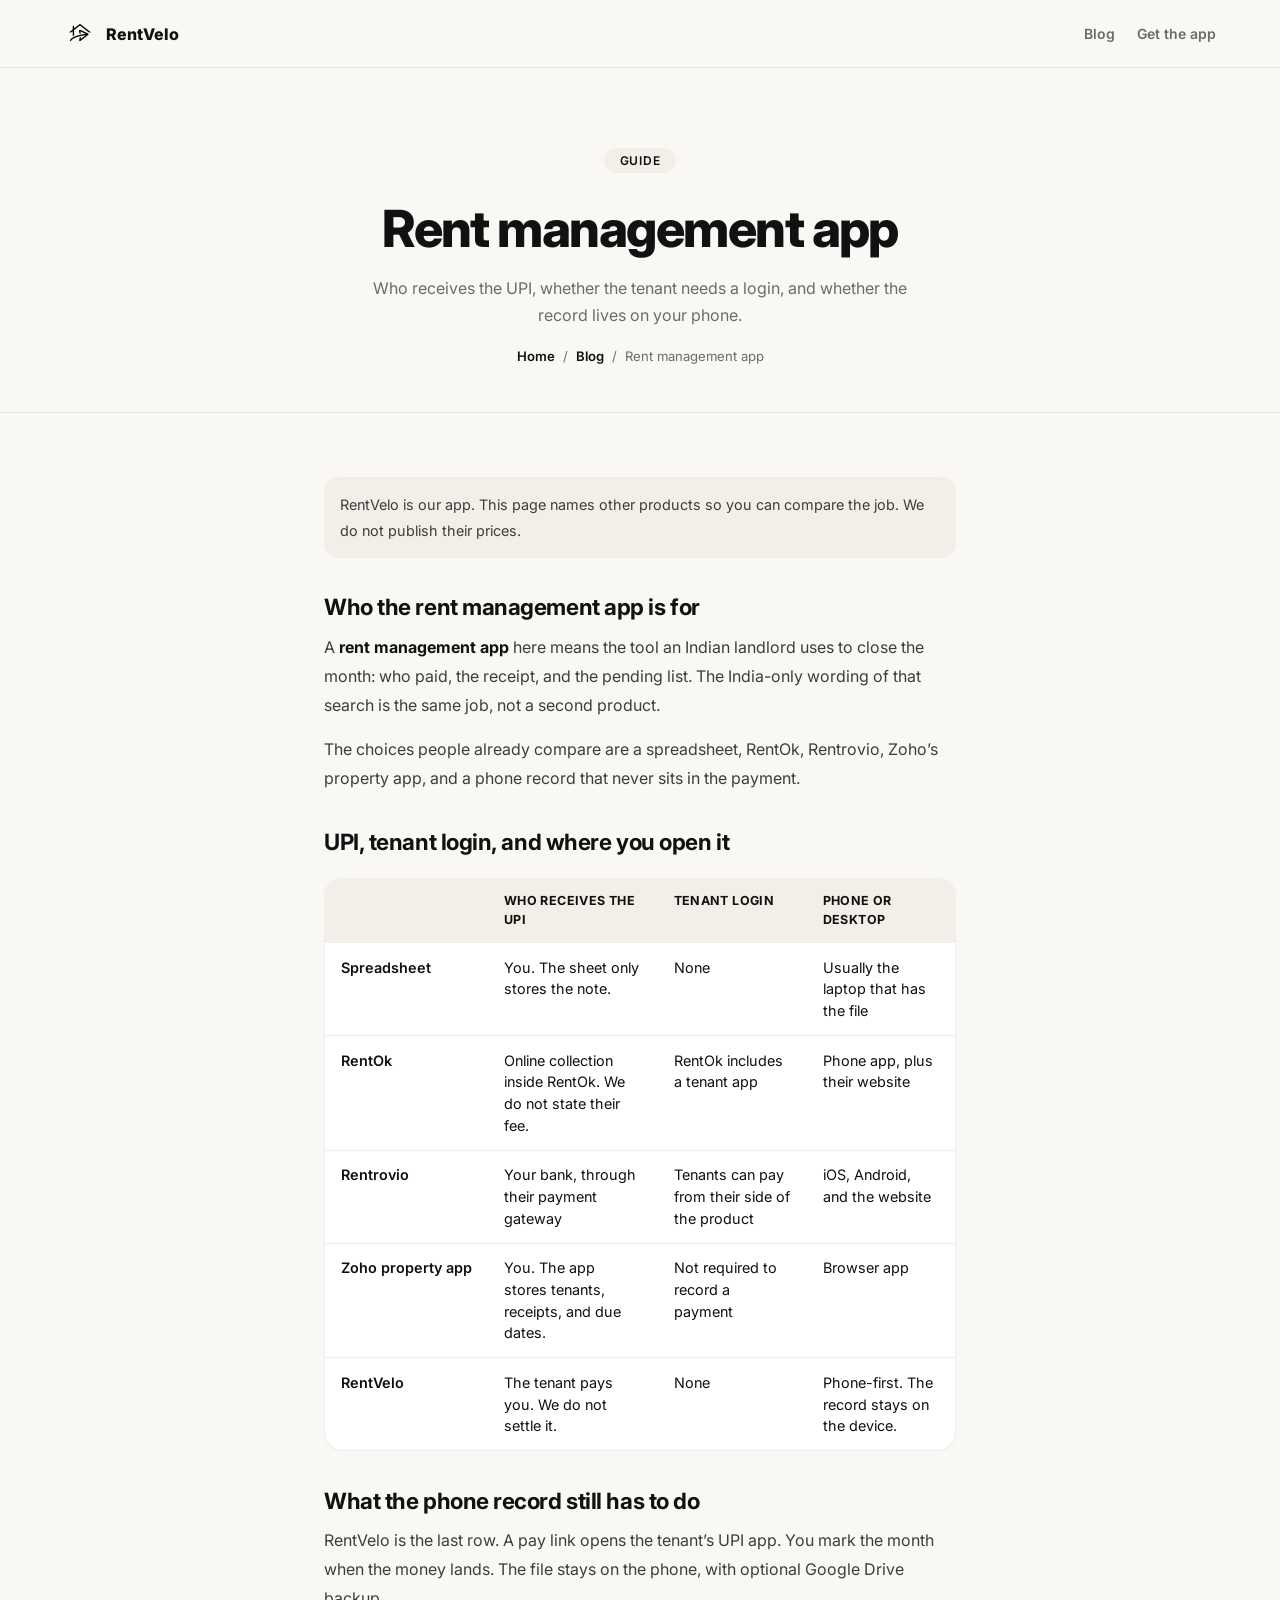
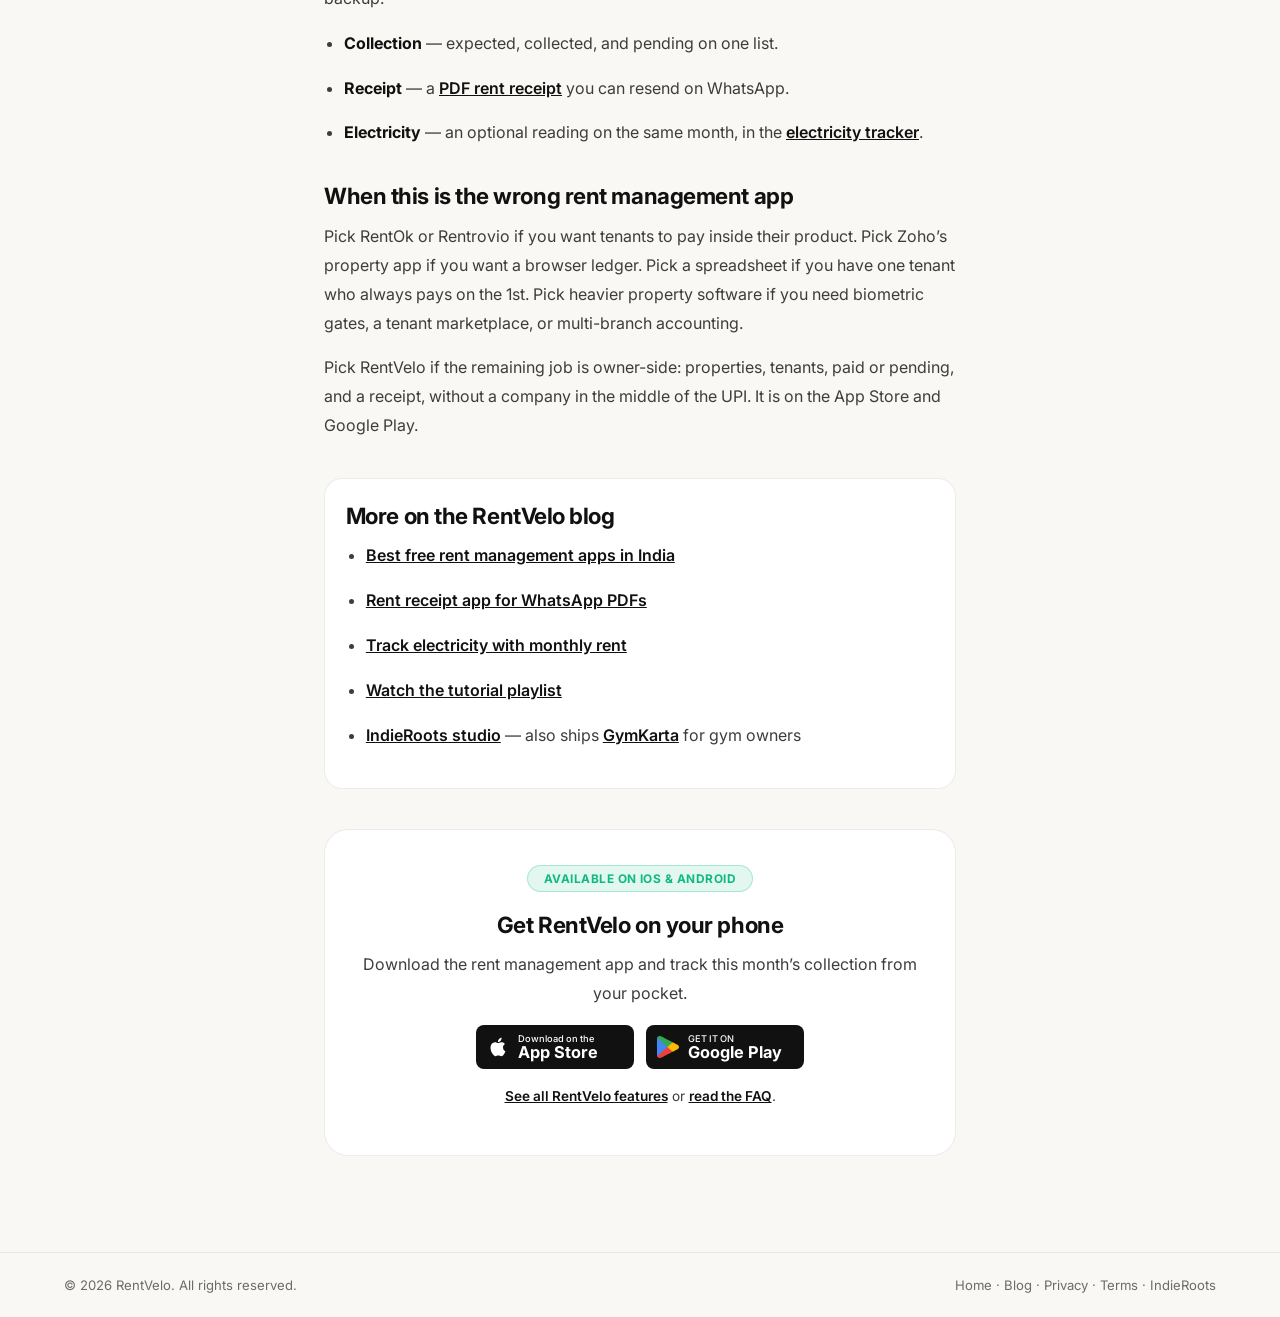
<file: rent-management-app.html>
<!DOCTYPE html>
<html lang="en">
<head>
  <meta charset="UTF-8" />
  <meta http-equiv="refresh" content="0; url=/blog/rent-management-app.html" />
  <link rel="canonical" href="https://rentvelo.indieroots.in/blog/rent-management-app.html" />
  <title>Moved to the RentVelo blog</title>
  <script>location.replace("/blog/rent-management-app.html");</script>
</head>
<body>
  <p>This guide moved to <a href="/blog/rent-management-app.html">the RentVelo blog</a>.</p>
</body>
</html>
</file>
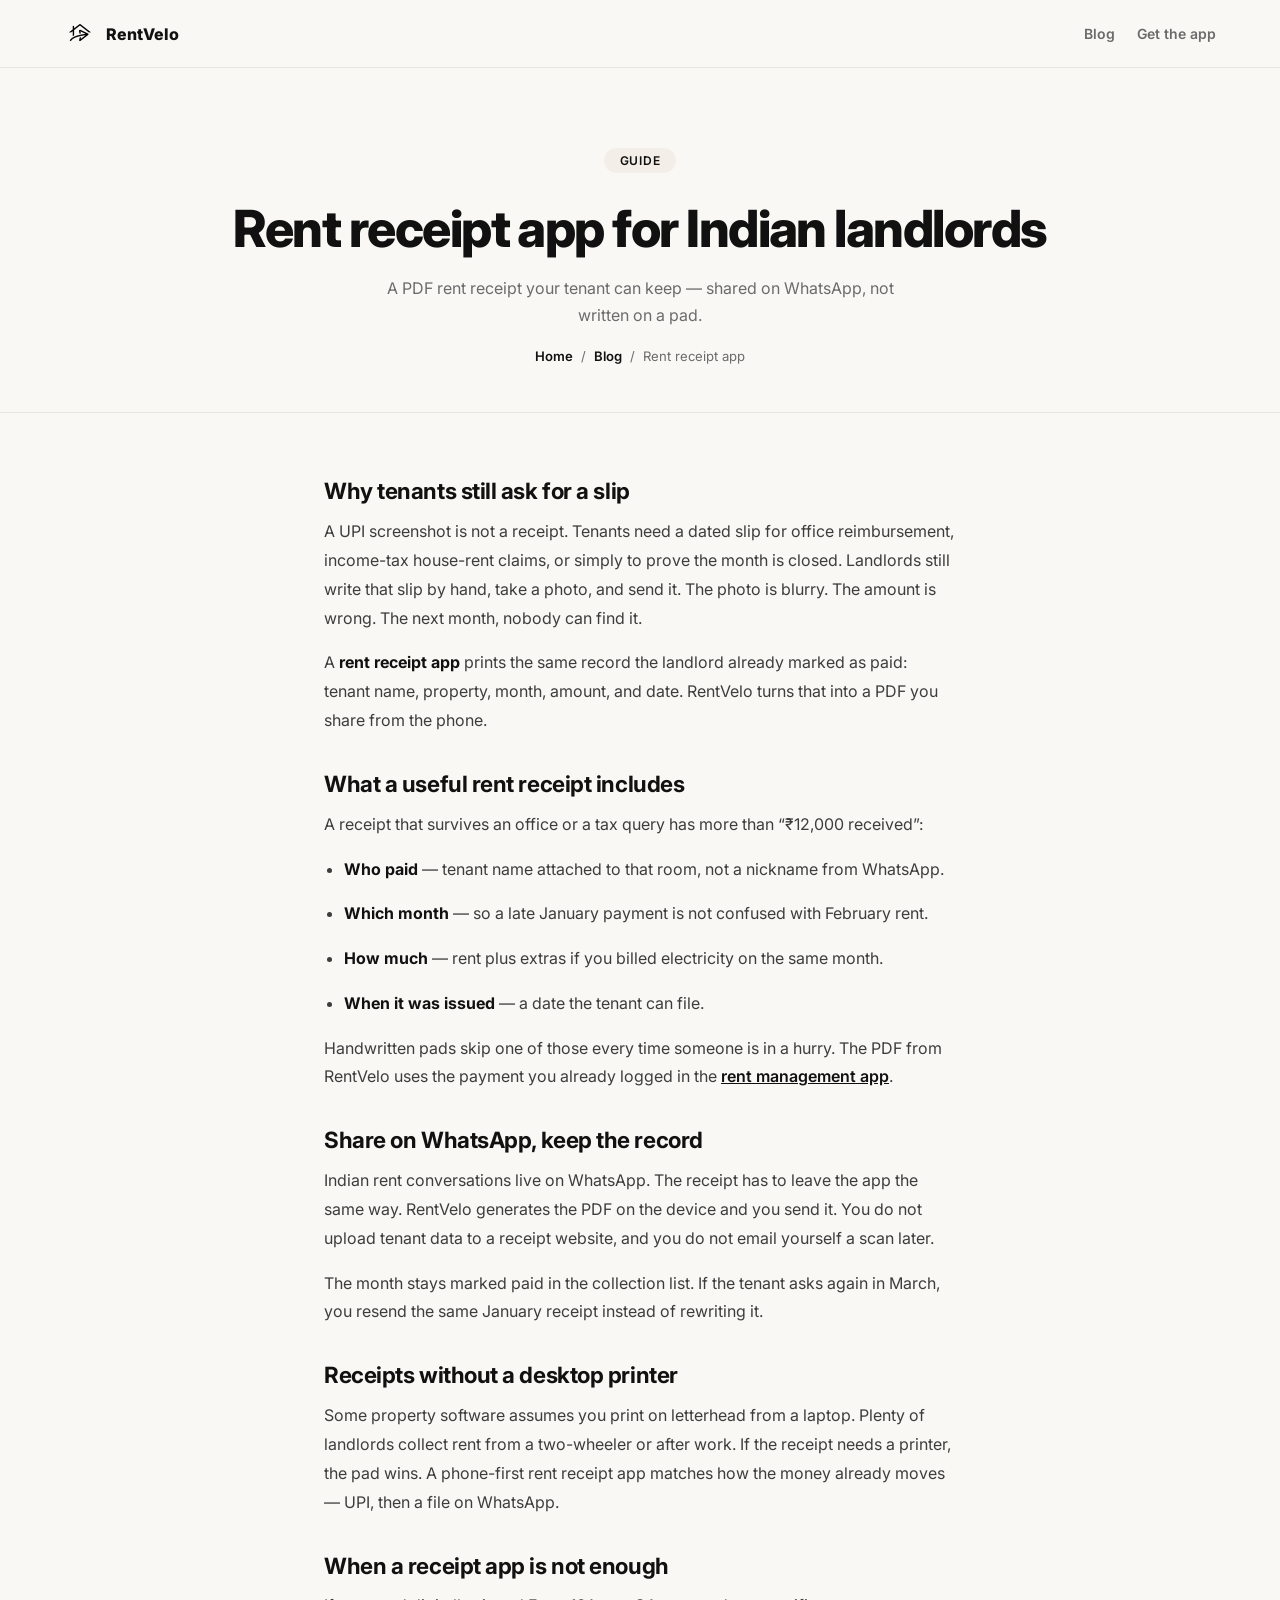
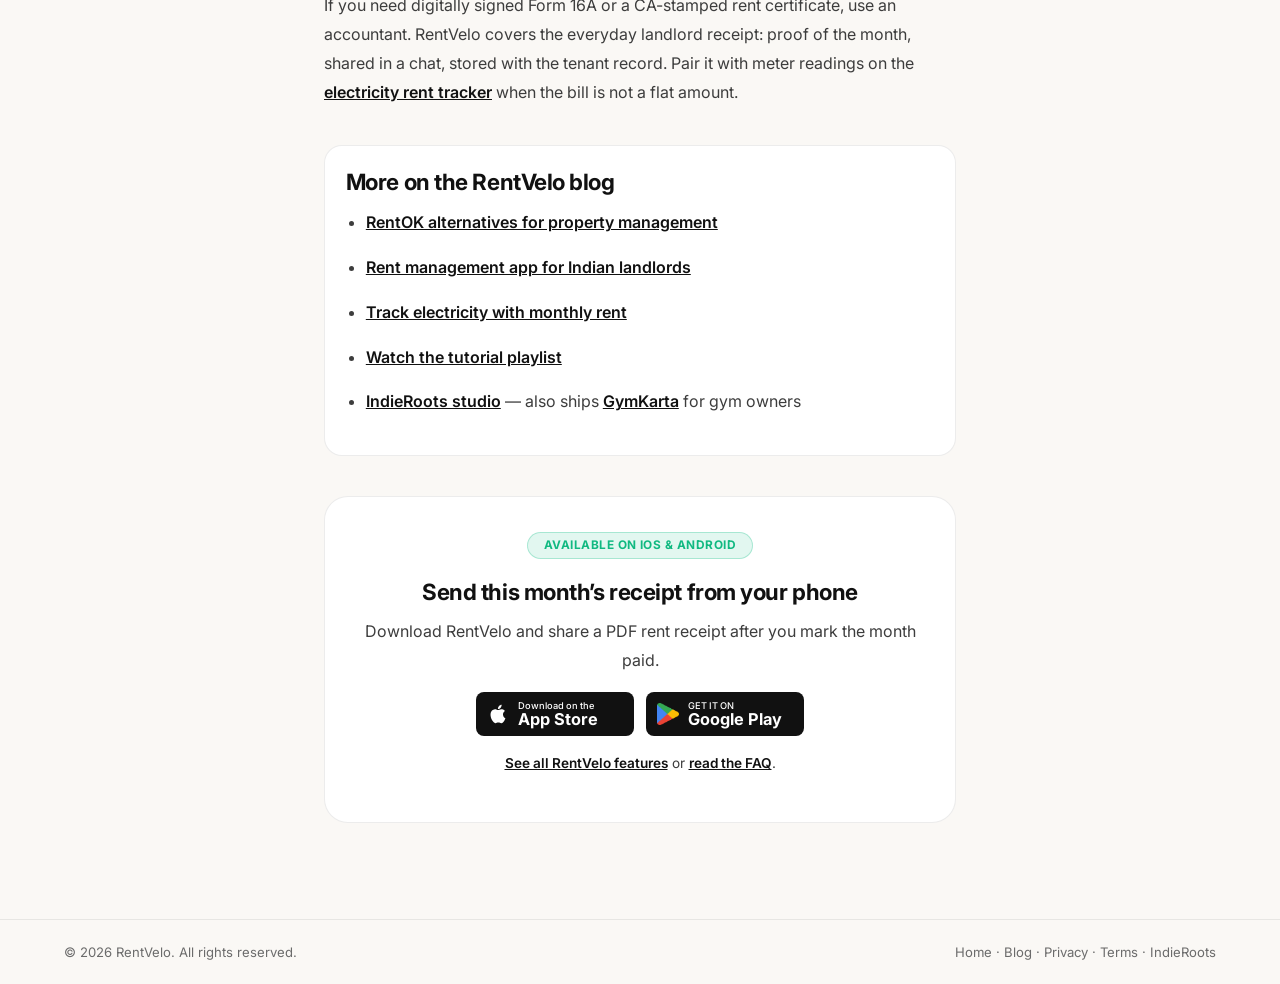
<file: rent-receipt-app.html>
<!DOCTYPE html>
<html lang="en">
<head>
  <meta charset="UTF-8" />
  <meta http-equiv="refresh" content="0; url=/blog/rent-receipt-app.html" />
  <link rel="canonical" href="https://rentvelo.indieroots.in/blog/rent-receipt-app.html" />
  <title>Moved to the RentVelo blog</title>
  <script>location.replace("/blog/rent-receipt-app.html");</script>
</head>
<body>
  <p>This guide moved to <a href="/blog/rent-receipt-app.html">the RentVelo blog</a>.</p>
</body>
</html>
</file>
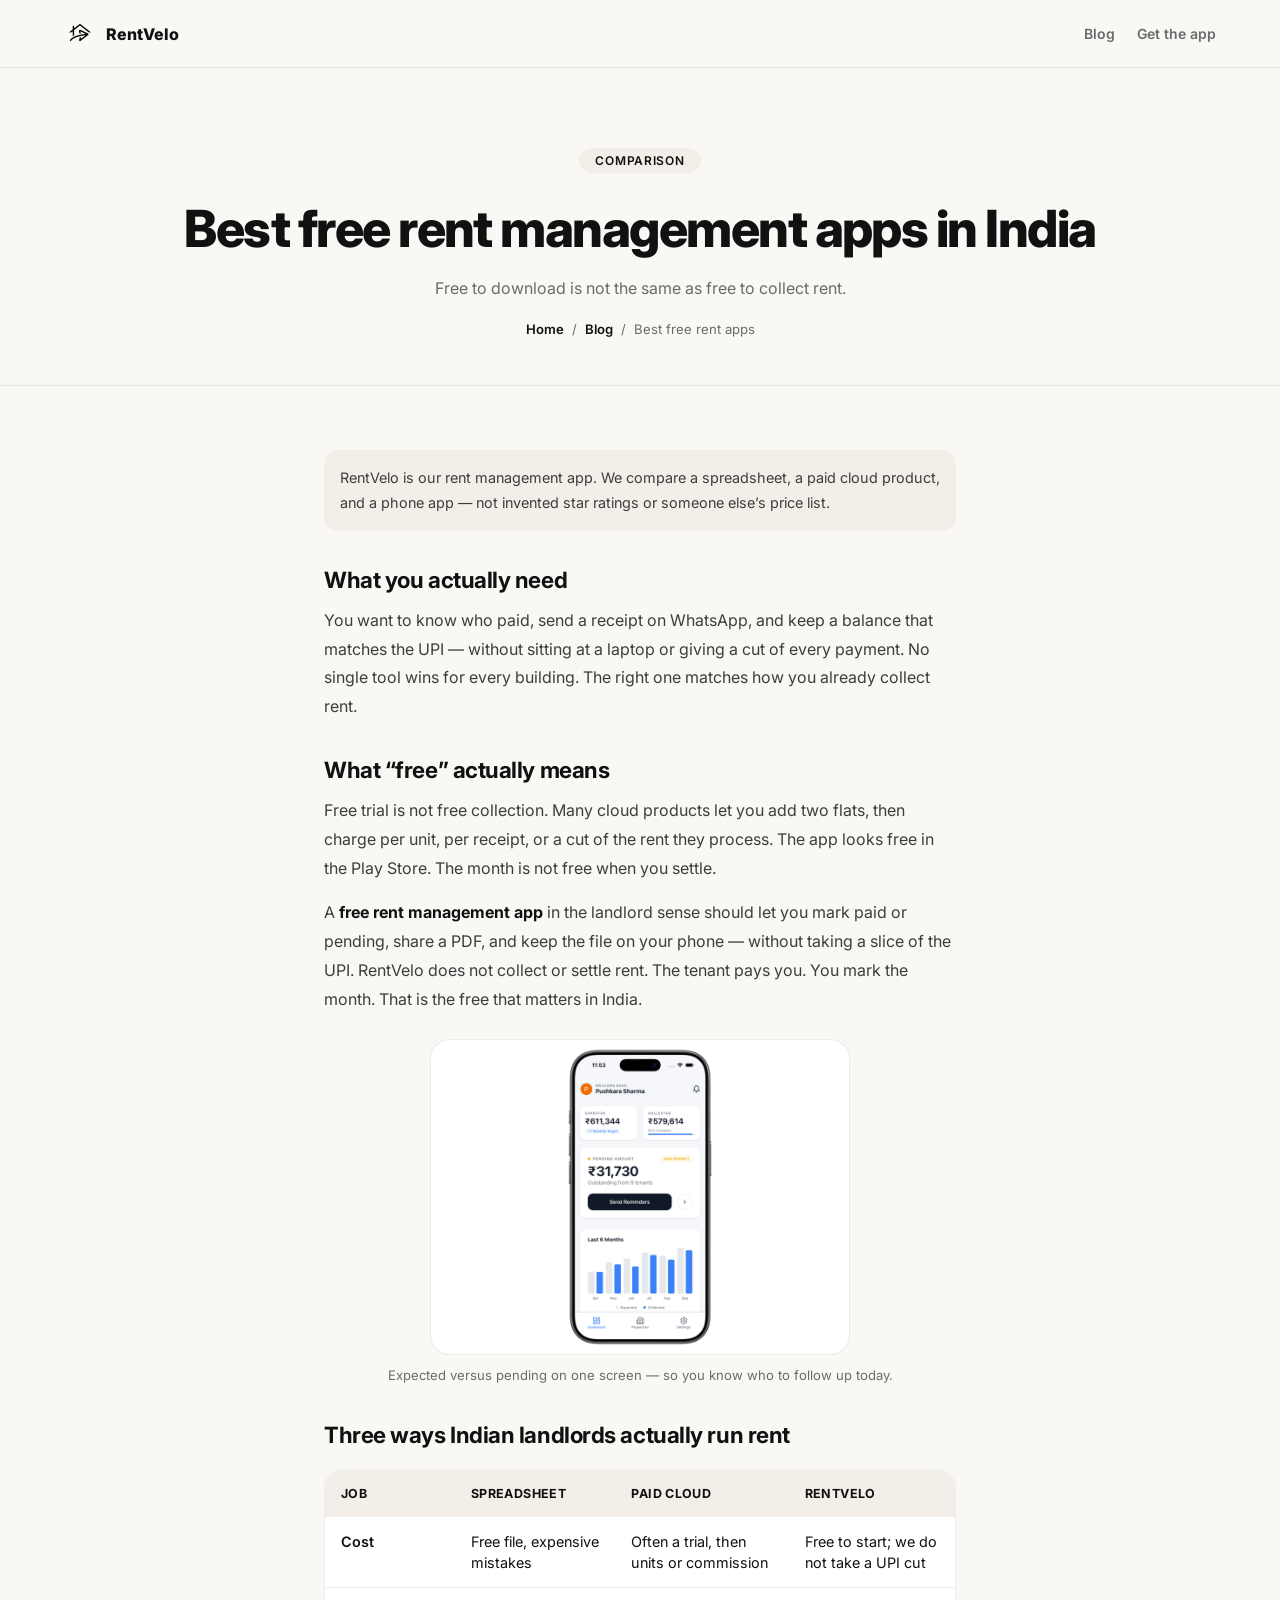
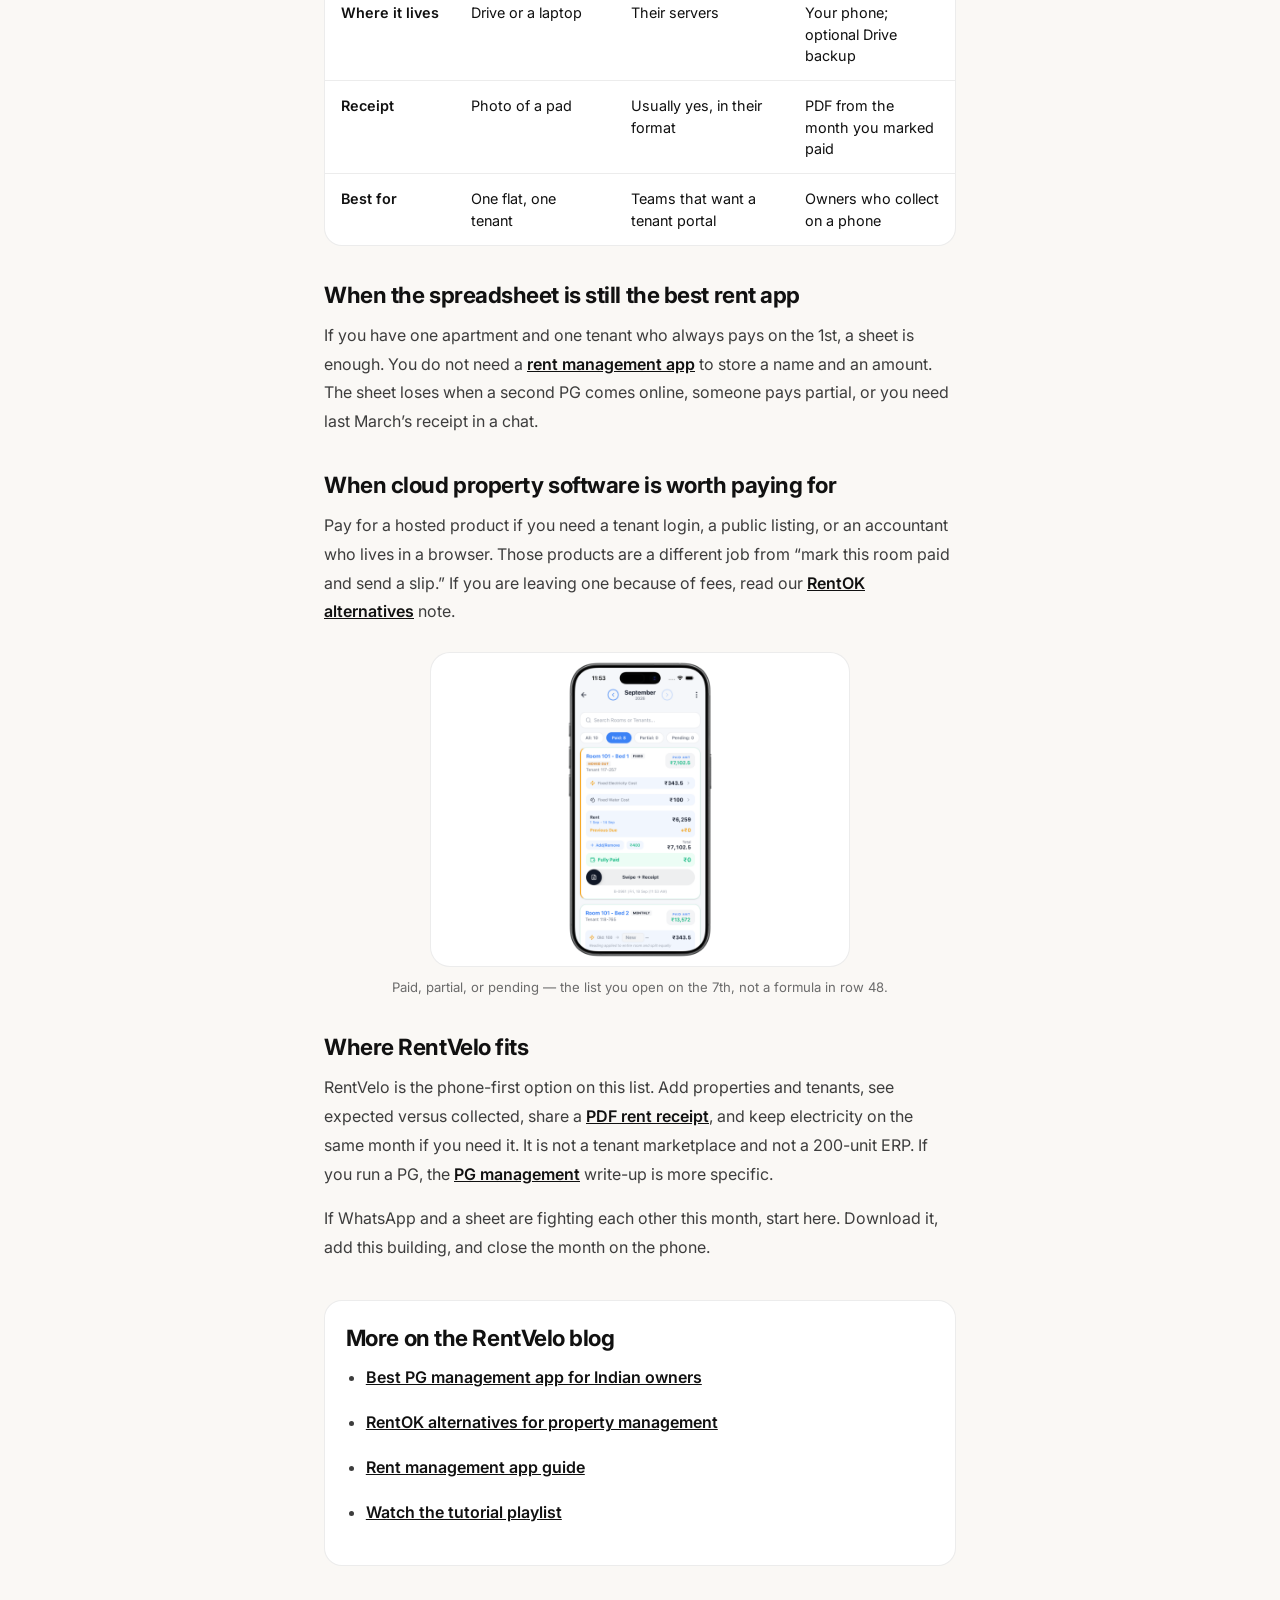
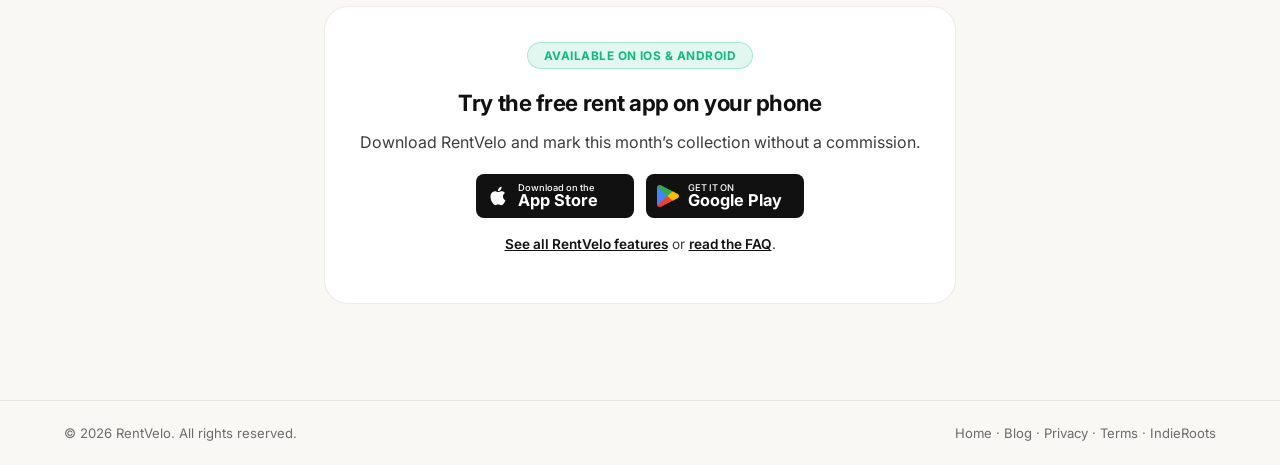
<file: blog/best-free-rent-management-apps-india.html>
<!DOCTYPE html>
<html lang="en">

<head>
  <meta charset="UTF-8" />
  <meta name="viewport" content="width=device-width, initial-scale=1.0" />
  <title>Best Free Rent Management Apps in India (2026) | RentVelo</title>
  <meta name="description"
    content="What “free” means for a rent app in India: no commission vs a trial. Compare a spreadsheet, cloud SaaS, and a phone-first rent management app." />
  <link rel="canonical" href="https://rentvelo.indieroots.in/blog/best-free-rent-management-apps-india.html" />
  <link rel="icon" href="../assets/logo.png" type="image/png" />
  <meta property="og:type" content="article" />
  <meta property="og:title" content="Best Free Rent Management Apps in India (2026) | RentVelo" />
  <meta property="og:description"
    content="A practical comparison of free rent apps, spreadsheets, and SaaS for Indian landlords." />
  <meta property="og:url" content="https://rentvelo.indieroots.in/blog/best-free-rent-management-apps-india.html" />
  <meta property="og:image" content="https://rentvelo.indieroots.in/assets/main.png" />
  <meta name="twitter:card" content="summary_large_image" />
  <meta name="twitter:title" content="Best Free Rent Management Apps in India (2026) | RentVelo" />
  <meta name="twitter:description"
    content="A practical comparison of free rent apps, spreadsheets, and SaaS for Indian landlords." />
  <meta name="twitter:image" content="https://rentvelo.indieroots.in/assets/main.png" />
  <link
    href="https://fonts.googleapis.com/css2?family=Inter:ital,wght@0,400;0,500;0,600;0,700;0,800;1,500;1,600&display=swap"
    rel="stylesheet" />
  <link rel="stylesheet" href="blog.css" />
  <script type="application/ld+json">
  {
    "@context": "https://schema.org",
    "@type": "WebPage",
    "name": "Best free rent management apps in India",
    "url": "https://rentvelo.indieroots.in/blog/best-free-rent-management-apps-india.html",
    "description": "What free means for a rent app in India, and how a spreadsheet, cloud SaaS, and a phone-first app compare.",
    "isPartOf": {
      "@type": "WebSite",
      "name": "RentVelo",
      "url": "https://rentvelo.indieroots.in/"
    },
    "breadcrumb": {
      "@type": "BreadcrumbList",
      "itemListElement": [
        {
          "@type": "ListItem",
          "position": 1,
          "name": "Home",
          "item": "https://rentvelo.indieroots.in/"
        },
        {
          "@type": "ListItem",
          "position": 2,
          "name": "Blog",
          "item": "https://rentvelo.indieroots.in/blog/"
        },
        {
          "@type": "ListItem",
          "position": 3,
          "name": "Best free rent management apps in India",
          "item": "https://rentvelo.indieroots.in/blog/best-free-rent-management-apps-india.html"
        }
      ]
    }
  }
  </script>
</head>

<body>
  <nav class="top">
    <a href="../index.html" class="nav-logo">
      <img src="../assets/logo.png" alt="RentVelo logo" />
      RentVelo
    </a>
    <div class="nav-right">
      <a href="index.html" class="nav-link">Blog</a>
      <a href="../index.html#download" class="nav-link">Get the app</a>
    </div>
  </nav>

  <header class="page-hero">
    <div class="page-tag">Comparison</div>
    <h1>Best free rent management apps in India</h1>
    <p>Free to download is not the same as free to collect rent.</p>
    <nav class="breadcrumb" aria-label="Breadcrumb">
      <a href="../index.html">Home</a>
      <span>/</span>
      <a href="index.html">Blog</a>
      <span>/</span>
      <span>Best free rent apps</span>
    </nav>
  </header>

  <article class="guide">
    <p class="notice">RentVelo is our rent management app. We compare a spreadsheet, a paid cloud product, and a
      phone app — not invented star ratings or someone else’s price list.</p>

    <h2>What you actually need</h2>
    <p>You want to know who paid, send a receipt on WhatsApp, and keep a balance that matches the UPI — without
      sitting at a laptop or giving a cut of every payment. No single tool wins for every building. The right one
      matches how you already collect rent.</p>

    <h2>What “free” actually means</h2>
    <p>Free trial is not free collection. Many cloud products let you add two flats, then charge per unit, per
      receipt, or a cut of the rent they process. The app looks free in the Play Store. The month is not free when
      you settle.</p>
    <p>A <strong>free rent management app</strong> in the landlord sense should let you mark paid or pending, share a
      PDF, and keep the file on your phone — without taking a slice of the UPI. RentVelo does not collect or settle
      rent. The tenant pays you. You mark the month. That is the free that matters in India.</p>

    <figure class="guide-figure">
      <img src="../assets/include/dashboard.png" alt="RentVelo collection dashboard showing expected and pending rent" />
      <figcaption>Expected versus pending on one screen — so you know who to follow up today.</figcaption>
    </figure>

    <h2>Three ways Indian landlords actually run rent</h2>
    <div class="compare-wrap">
      <table class="compare">
        <thead>
          <tr>
            <th>Job</th>
            <th>Spreadsheet</th>
            <th>Paid cloud</th>
            <th>RentVelo</th>
          </tr>
        </thead>
        <tbody>
          <tr>
            <td>Cost</td>
            <td>Free file, expensive mistakes</td>
            <td>Often a trial, then units or commission</td>
            <td>Free to start; we do not take a UPI cut</td>
          </tr>
          <tr>
            <td>Where it lives</td>
            <td>Drive or a laptop</td>
            <td>Their servers</td>
            <td>Your phone; optional Drive backup</td>
          </tr>
          <tr>
            <td>Receipt</td>
            <td>Photo of a pad</td>
            <td>Usually yes, in their format</td>
            <td>PDF from the month you marked paid</td>
          </tr>
          <tr>
            <td>Best for</td>
            <td>One flat, one tenant</td>
            <td>Teams that want a tenant portal</td>
            <td>Owners who collect on a phone</td>
          </tr>
        </tbody>
      </table>
    </div>

    <h2>When the spreadsheet is still the best rent app</h2>
    <p>If you have one apartment and one tenant who always pays on the 1st, a sheet is enough. You do not need a
      <a href="rent-management-app.html">rent management app</a> to store a name and an amount. The sheet loses when
      a second PG comes online, someone pays partial, or you need last March’s receipt in a chat.</p>

    <h2>When cloud property software is worth paying for</h2>
    <p>Pay for a hosted product if you need a tenant login, a public listing, or an accountant who lives in a
      browser. Those products are a different job from “mark this room paid and send a slip.” If you are leaving
      one because of fees, read our <a href="rentok-alternatives.html">RentOK alternatives</a> note.</p>

    <figure class="guide-figure">
      <img src="../assets/include/rent-collection.png" alt="RentVelo monthly rent list with paid and pending status" />
      <figcaption>Paid, partial, or pending — the list you open on the 7th, not a formula in row 48.</figcaption>
    </figure>

    <h2>Where RentVelo fits</h2>
    <p>RentVelo is the phone-first option on this list. Add properties and tenants, see expected versus collected,
      share a <a href="rent-receipt-app.html">PDF rent receipt</a>, and keep electricity on the same month if you
      need it. It is not a tenant marketplace and not a 200-unit ERP. If you run a PG, the
      <a href="best-pg-management-app.html">PG management</a> write-up is more specific.</p>
    <p>If WhatsApp and a sheet are fighting each other this month, start here. Download it, add this building, and
      close the month on the phone.</p>

    <div class="related">
      <h2>More on the RentVelo blog</h2>
      <ul>
        <li><a href="best-pg-management-app.html">Best PG management app for Indian owners</a></li>
        <li><a href="rentok-alternatives.html">RentOK alternatives for property management</a></li>
        <li><a href="rent-management-app.html">Rent management app guide</a></li>
        <li><a href="index.html#tutorials">Watch the tutorial playlist</a></li>
      </ul>
    </div>

    <div class="guide-cta">
      <div class="pricing-tag">Available on iOS &amp; Android</div>
      <h2>Try the free rent app on your phone</h2>
      <p>Download RentVelo and mark this month’s collection without a commission.</p>
      <div class="pricing-actions">
        <a href="https://apps.apple.com/in/app/rentvelo-property-manager/id6761322535" class="btn-store"
          aria-label="Download RentVelo on the App Store">
          <svg class="store-icon" viewBox="0 0 24 24" fill="currentColor" aria-hidden="true">
            <path
              d="M18.71 19.5c-.83 1.24-1.71 2.45-3.05 2.47-1.34.03-1.77-.79-3.29-.79-1.53 0-2 .77-3.27.82-1.31.05-2.3-1.32-3.14-2.53C4.25 17 2.94 12.45 4.7 9.39c.87-1.52 2.43-2.48 4.12-2.51 1.28-.02 2.5.87 3.29.87.78 0 2.26-1.07 3.8-.91.65.03 2.47.26 3.64 1.98-.09.06-2.17 1.28-2.15 3.81.03 3.02 2.65 4.03 2.68 4.04-.03.07-.42 1.44-1.38 2.83M13 3.5c.73-.83 1.94-1.46 2.94-1.5.13 1.17-.34 2.35-1.04 3.19-.69.85-1.83 1.51-2.95 1.42-.15-1.15.41-2.35 1.05-3.11z" />
          </svg>
          <span class="btn-store-copy"><small>Download on the</small><strong>App Store</strong></span>
        </a>
        <a href="https://play.google.com/store/apps/details?id=com.indieroots.rentVelo&amp;pcampaignid=web_share"
          class="btn-store" aria-label="Get RentVelo on Google Play">
          <img class="store-icon" src="../assets/include/googlePlay.png" alt="" />
          <span class="btn-store-copy"><small>GET IT ON</small><strong>Google Play</strong></span>
        </a>
      </div>
      <p class="note"><a href="../index.html#features">See all RentVelo features</a> or <a href="../index.html#faq">read the FAQ</a>.</p>
    </div>
  </article>

  <footer>
    <span>© 2026 RentVelo. All rights reserved.</span>
    <span>
      <a href="../index.html">Home</a>
      ·
      <a href="index.html">Blog</a>
      ·
      <a href="../privacy-policy/">Privacy</a>
      ·
      <a href="../terms/">Terms</a>
      ·
      <a href="https://indieroots.in/">IndieRoots</a>
    </span>
  </footer>
</body>

</html>
</file>
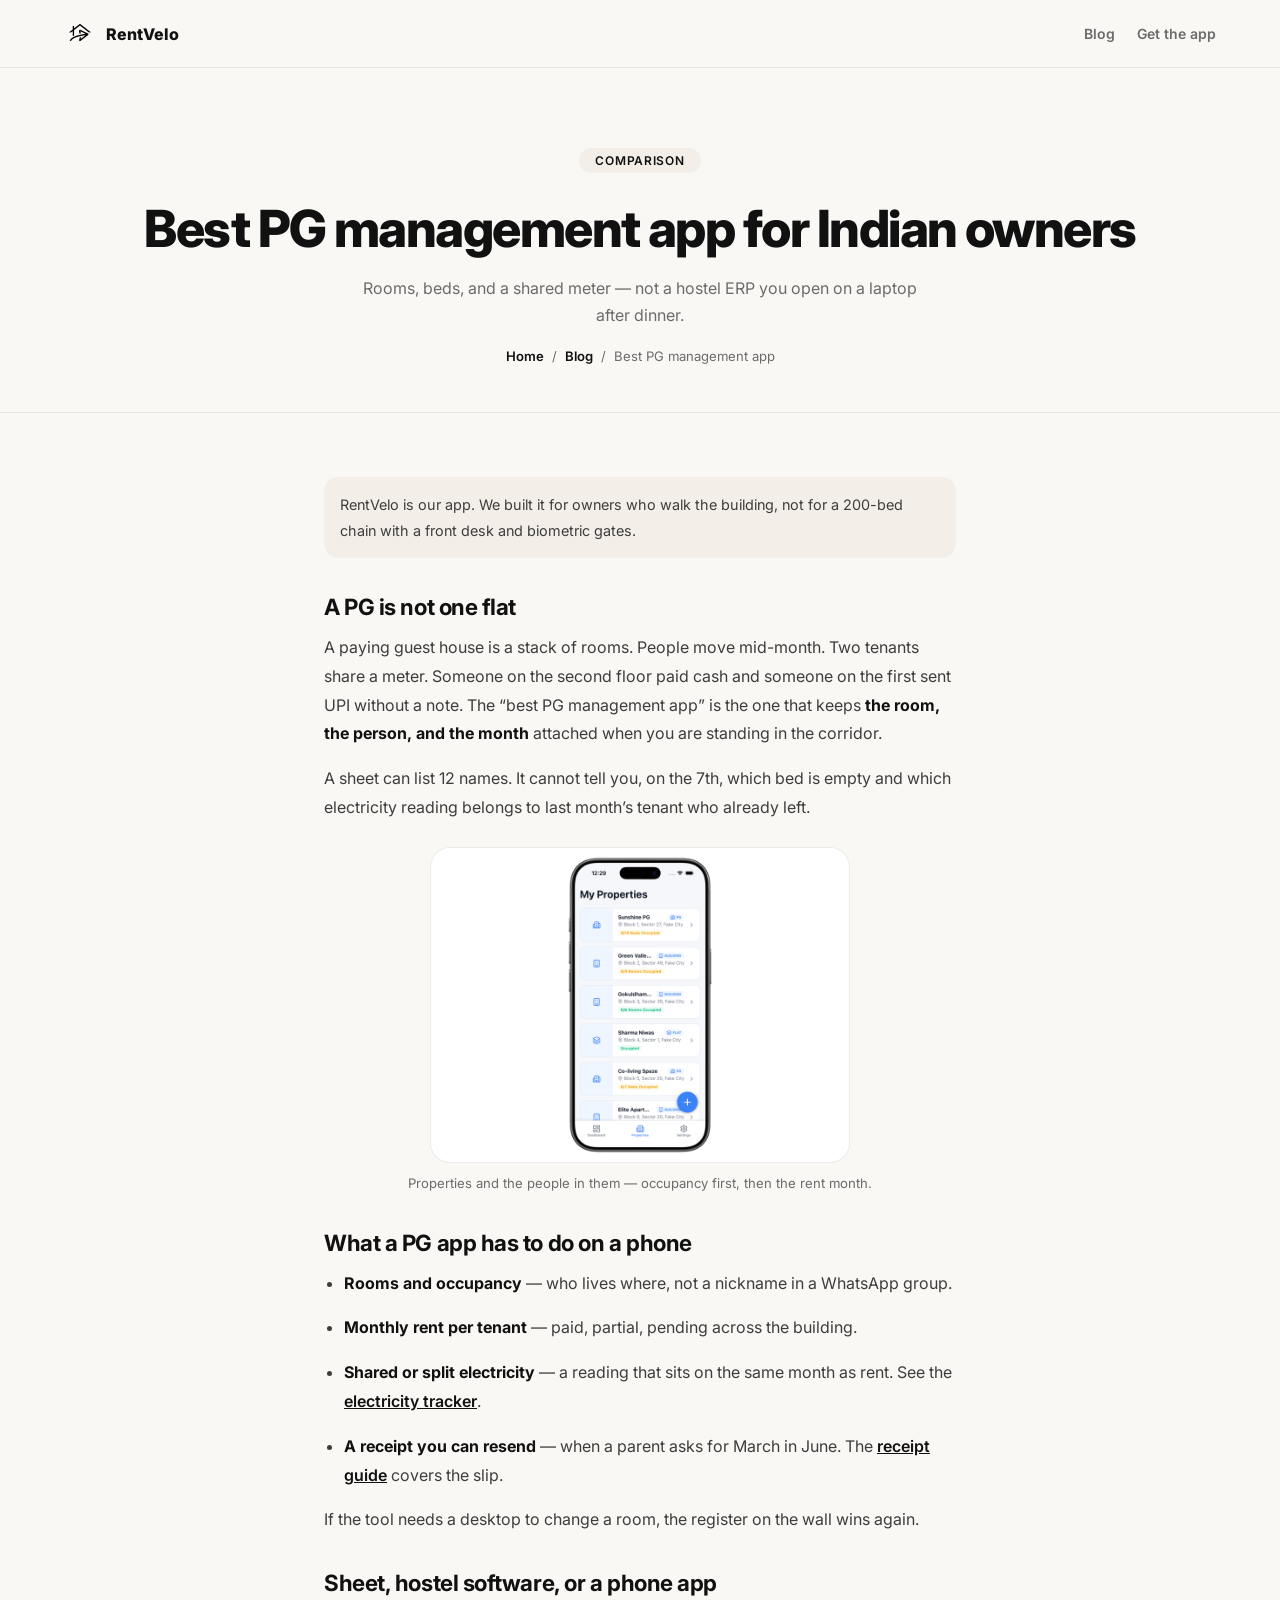
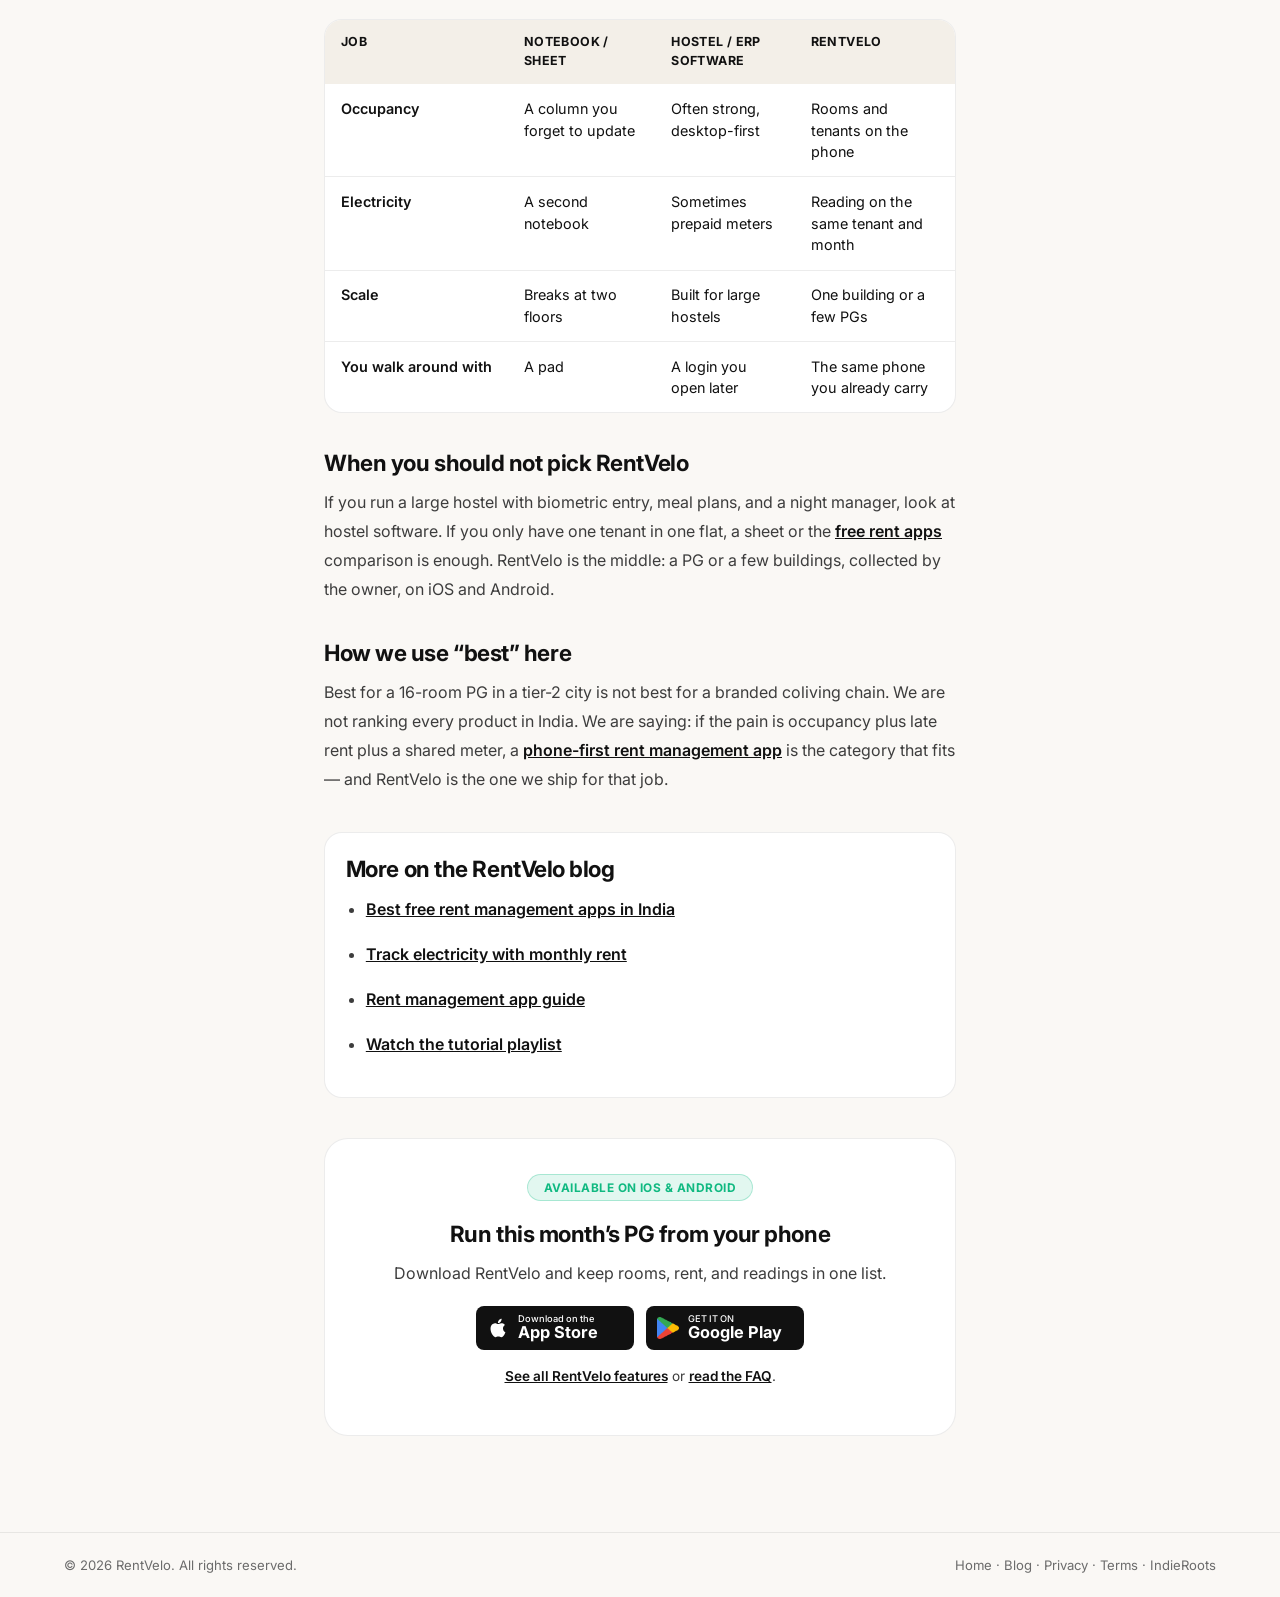
<file: blog/best-pg-management-app.html>
<!DOCTYPE html>
<html lang="en">

<head>
  <meta charset="UTF-8" />
  <meta name="viewport" content="width=device-width, initial-scale=1.0" />
  <title>Best PG Management App for Indian Owners | RentVelo</title>
  <meta name="description"
    content="What a PG management app should do on a phone: rooms, occupancy, shared electricity, and who is late — without a hostel ERP." />
  <link rel="canonical" href="https://rentvelo.indieroots.in/blog/best-pg-management-app.html" />
  <link rel="icon" href="../assets/logo.png" type="image/png" />
  <meta property="og:type" content="article" />
  <meta property="og:title" content="Best PG Management App for Indian Owners | RentVelo" />
  <meta property="og:description"
    content="Rooms, occupancy, and shared meters — the PG jobs a spreadsheet drops by the second floor." />
  <meta property="og:url" content="https://rentvelo.indieroots.in/blog/best-pg-management-app.html" />
  <meta property="og:image" content="https://rentvelo.indieroots.in/assets/main.png" />
  <meta name="twitter:card" content="summary_large_image" />
  <meta name="twitter:title" content="Best PG Management App for Indian Owners | RentVelo" />
  <meta name="twitter:description"
    content="Rooms, occupancy, and shared meters — the PG jobs a spreadsheet drops by the second floor." />
  <meta name="twitter:image" content="https://rentvelo.indieroots.in/assets/main.png" />
  <link
    href="https://fonts.googleapis.com/css2?family=Inter:ital,wght@0,400;0,500;0,600;0,700;0,800;1,500;1,600&display=swap"
    rel="stylesheet" />
  <link rel="stylesheet" href="blog.css" />
  <script type="application/ld+json">
  {
    "@context": "https://schema.org",
    "@type": "WebPage",
    "name": "Best PG management app for Indian owners",
    "url": "https://rentvelo.indieroots.in/blog/best-pg-management-app.html",
    "description": "What a PG management app should do on a phone: rooms, occupancy, shared electricity, and late rent.",
    "isPartOf": {
      "@type": "WebSite",
      "name": "RentVelo",
      "url": "https://rentvelo.indieroots.in/"
    },
    "breadcrumb": {
      "@type": "BreadcrumbList",
      "itemListElement": [
        {
          "@type": "ListItem",
          "position": 1,
          "name": "Home",
          "item": "https://rentvelo.indieroots.in/"
        },
        {
          "@type": "ListItem",
          "position": 2,
          "name": "Blog",
          "item": "https://rentvelo.indieroots.in/blog/"
        },
        {
          "@type": "ListItem",
          "position": 3,
          "name": "Best PG management app",
          "item": "https://rentvelo.indieroots.in/blog/best-pg-management-app.html"
        }
      ]
    }
  }
  </script>
</head>

<body>
  <nav class="top">
    <a href="../index.html" class="nav-logo">
      <img src="../assets/logo.png" alt="RentVelo logo" />
      RentVelo
    </a>
    <div class="nav-right">
      <a href="index.html" class="nav-link">Blog</a>
      <a href="../index.html#download" class="nav-link">Get the app</a>
    </div>
  </nav>

  <header class="page-hero">
    <div class="page-tag">Comparison</div>
    <h1>Best PG management app for Indian owners</h1>
    <p>Rooms, beds, and a shared meter — not a hostel ERP you open on a laptop after dinner.</p>
    <nav class="breadcrumb" aria-label="Breadcrumb">
      <a href="../index.html">Home</a>
      <span>/</span>
      <a href="index.html">Blog</a>
      <span>/</span>
      <span>Best PG management app</span>
    </nav>
  </header>

  <article class="guide">
    <p class="notice">RentVelo is our app. We built it for owners who walk the building, not for a 200-bed chain with
      a front desk and biometric gates.</p>

    <h2>A PG is not one flat</h2>
    <p>A paying guest house is a stack of rooms. People move mid-month. Two tenants share a meter. Someone on the
      second floor paid cash and someone on the first sent UPI without a note. The “best PG management app” is the
      one that keeps <strong>the room, the person, and the month</strong> attached when you are standing in the
      corridor.</p>
    <p>A sheet can list 12 names. It cannot tell you, on the 7th, which bed is empty and which electricity reading
      belongs to last month’s tenant who already left.</p>

    <figure class="guide-figure">
      <img src="../assets/include/properties.png" alt="RentVelo properties list with rooms and occupancy" />
      <figcaption>Properties and the people in them — occupancy first, then the rent month.</figcaption>
    </figure>

    <h2>What a PG app has to do on a phone</h2>
    <ul>
      <li><strong>Rooms and occupancy</strong> — who lives where, not a nickname in a WhatsApp group.</li>
      <li><strong>Monthly rent per tenant</strong> — paid, partial, pending across the building.</li>
      <li><strong>Shared or split electricity</strong> — a reading that sits on the same month as rent. See the
        <a href="electricity-rent-tracker.html">electricity tracker</a>.</li>
      <li><strong>A receipt you can resend</strong> — when a parent asks for March in June. The
        <a href="rent-receipt-app.html">receipt guide</a> covers the slip.</li>
    </ul>
    <p>If the tool needs a desktop to change a room, the register on the wall wins again.</p>

    <h2>Sheet, hostel software, or a phone app</h2>
    <div class="compare-wrap">
      <table class="compare">
        <thead>
          <tr>
            <th>Job</th>
            <th>Notebook / sheet</th>
            <th>Hostel / ERP software</th>
            <th>RentVelo</th>
          </tr>
        </thead>
        <tbody>
          <tr>
            <td>Occupancy</td>
            <td>A column you forget to update</td>
            <td>Often strong, desktop-first</td>
            <td>Rooms and tenants on the phone</td>
          </tr>
          <tr>
            <td>Electricity</td>
            <td>A second notebook</td>
            <td>Sometimes prepaid meters</td>
            <td>Reading on the same tenant and month</td>
          </tr>
          <tr>
            <td>Scale</td>
            <td>Breaks at two floors</td>
            <td>Built for large hostels</td>
            <td>One building or a few PGs</td>
          </tr>
          <tr>
            <td>You walk around with</td>
            <td>A pad</td>
            <td>A login you open later</td>
            <td>The same phone you already carry</td>
          </tr>
        </tbody>
      </table>
    </div>

    <h2>When you should not pick RentVelo</h2>
    <p>If you run a large hostel with biometric entry, meal plans, and a night manager, look at hostel software. If
      you only have one tenant in one flat, a sheet or the
      <a href="best-free-rent-management-apps-india.html">free rent apps</a> comparison is enough. RentVelo is the
      middle: a PG or a few buildings, collected by the owner, on iOS and Android.</p>

    <h2>How we use “best” here</h2>
    <p>Best for a 16-room PG in a tier-2 city is not best for a branded coliving chain. We are not ranking every
      product in India. We are saying: if the pain is occupancy plus late rent plus a shared meter, a
      <a href="rent-management-app.html">phone-first rent management app</a> is the category that fits — and RentVelo
      is the one we ship for that job.</p>

    <div class="related">
      <h2>More on the RentVelo blog</h2>
      <ul>
        <li><a href="best-free-rent-management-apps-india.html">Best free rent management apps in India</a></li>
        <li><a href="electricity-rent-tracker.html">Track electricity with monthly rent</a></li>
        <li><a href="rent-management-app.html">Rent management app guide</a></li>
        <li><a href="index.html#tutorials">Watch the tutorial playlist</a></li>
      </ul>
    </div>

    <div class="guide-cta">
      <div class="pricing-tag">Available on iOS &amp; Android</div>
      <h2>Run this month’s PG from your phone</h2>
      <p>Download RentVelo and keep rooms, rent, and readings in one list.</p>
      <div class="pricing-actions">
        <a href="https://apps.apple.com/in/app/rentvelo-property-manager/id6761322535" class="btn-store"
          aria-label="Download RentVelo on the App Store">
          <svg class="store-icon" viewBox="0 0 24 24" fill="currentColor" aria-hidden="true">
            <path
              d="M18.71 19.5c-.83 1.24-1.71 2.45-3.05 2.47-1.34.03-1.77-.79-3.29-.79-1.53 0-2 .77-3.27.82-1.31.05-2.3-1.32-3.14-2.53C4.25 17 2.94 12.45 4.7 9.39c.87-1.52 2.43-2.48 4.12-2.51 1.28-.02 2.5.87 3.29.87.78 0 2.26-1.07 3.8-.91.65.03 2.47.26 3.64 1.98-.09.06-2.17 1.28-2.15 3.81.03 3.02 2.65 4.03 2.68 4.04-.03.07-.42 1.44-1.38 2.83M13 3.5c.73-.83 1.94-1.46 2.94-1.5.13 1.17-.34 2.35-1.04 3.19-.69.85-1.83 1.51-2.95 1.42-.15-1.15.41-2.35 1.05-3.11z" />
          </svg>
          <span class="btn-store-copy"><small>Download on the</small><strong>App Store</strong></span>
        </a>
        <a href="https://play.google.com/store/apps/details?id=com.indieroots.rentVelo&amp;pcampaignid=web_share"
          class="btn-store" aria-label="Get RentVelo on Google Play">
          <img class="store-icon" src="../assets/include/googlePlay.png" alt="" />
          <span class="btn-store-copy"><small>GET IT ON</small><strong>Google Play</strong></span>
        </a>
      </div>
      <p class="note"><a href="../index.html#features">See all RentVelo features</a> or <a href="../index.html#faq">read the FAQ</a>.</p>
    </div>
  </article>

  <footer>
    <span>© 2026 RentVelo. All rights reserved.</span>
    <span>
      <a href="../index.html">Home</a>
      ·
      <a href="index.html">Blog</a>
      ·
      <a href="../privacy-policy/">Privacy</a>
      ·
      <a href="../terms/">Terms</a>
      ·
      <a href="https://indieroots.in/">IndieRoots</a>
    </span>
  </footer>
</body>

</html>
</file>
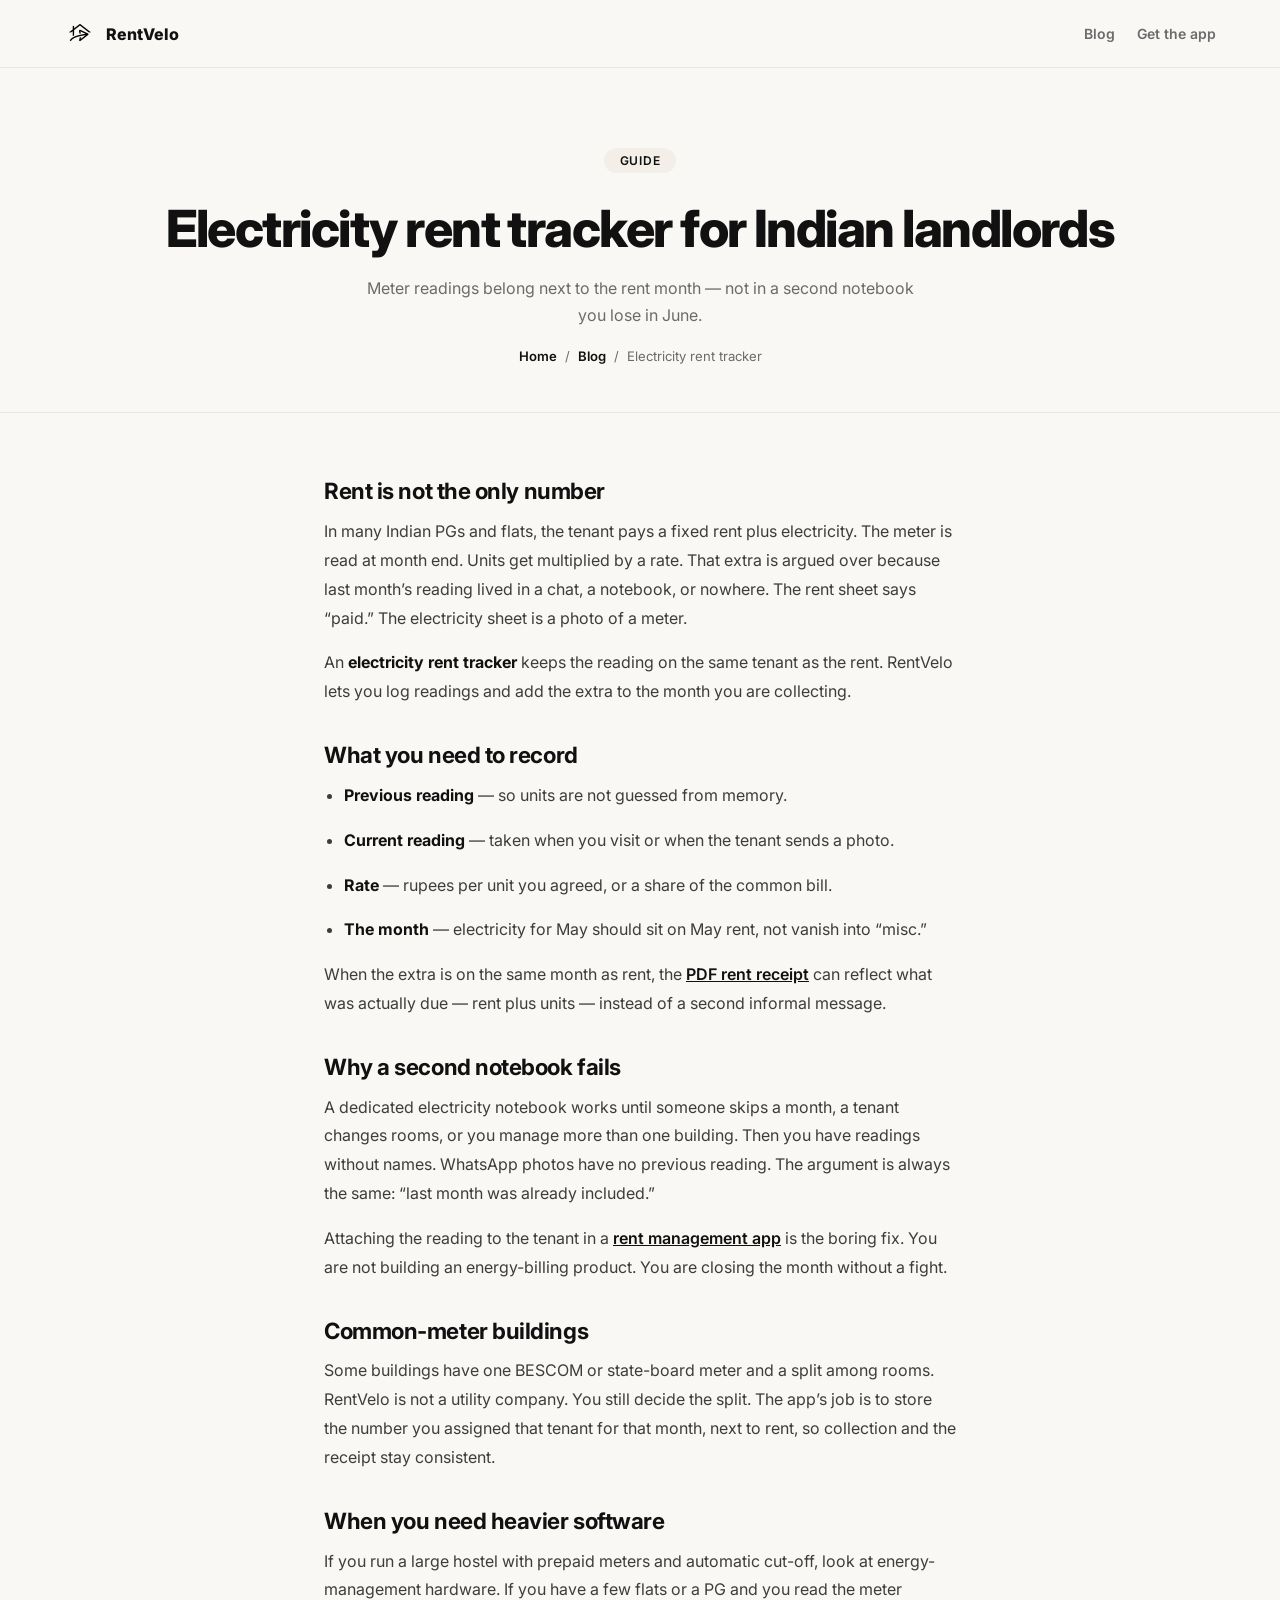
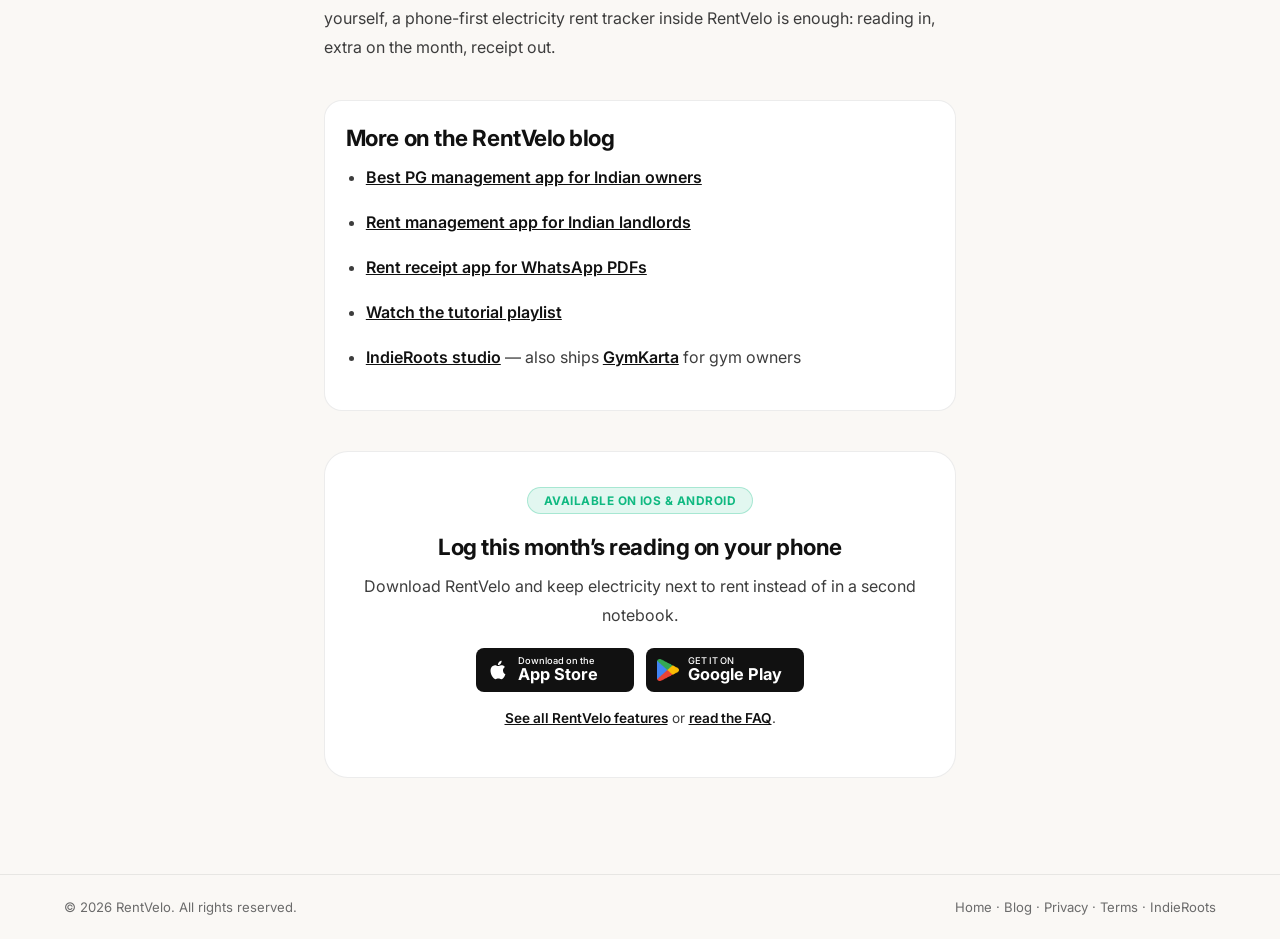
<file: blog/electricity-rent-tracker.html>
<!DOCTYPE html>
<html lang="en">

<head>
  <meta charset="UTF-8" />
  <meta name="viewport" content="width=device-width, initial-scale=1.0" />
  <title>Electricity Rent Tracker for Indian Landlords | RentVelo</title>
  <meta name="description"
    content="Track electricity meter readings with monthly rent. RentVelo logs units per tenant so the extra is on the same bill as rent, not in a second notebook." />
  <link rel="canonical" href="https://rentvelo.indieroots.in/blog/electricity-rent-tracker.html" />
  <link rel="icon" href="../assets/logo.png" type="image/png" />
  <meta property="og:type" content="article" />
  <meta property="og:title" content="Electricity Rent Tracker for Indian Landlords | RentVelo" />
  <meta property="og:description"
    content="Log meter readings per tenant and add electricity to the month with rent." />
  <meta property="og:url" content="https://rentvelo.indieroots.in/blog/electricity-rent-tracker.html" />
  <meta property="og:image" content="https://rentvelo.indieroots.in/assets/main.png" />
  <meta name="twitter:card" content="summary_large_image" />
  <meta name="twitter:title" content="Electricity Rent Tracker for Indian Landlords | RentVelo" />
  <meta name="twitter:description"
    content="Log meter readings per tenant and add electricity to the month with rent." />
  <meta name="twitter:image" content="https://rentvelo.indieroots.in/assets/main.png" />
  <link
    href="https://fonts.googleapis.com/css2?family=Inter:ital,wght@0,400;0,500;0,600;0,700;0,800;1,500;1,600&display=swap"
    rel="stylesheet" />
  <link rel="stylesheet" href="blog.css" />
  <script type="application/ld+json">
  {
    "@context": "https://schema.org",
    "@type": "WebPage",
    "name": "Electricity rent tracker for Indian landlords",
    "url": "https://rentvelo.indieroots.in/blog/electricity-rent-tracker.html",
    "description": "Track electricity meter readings with monthly rent on the phone.",
    "isPartOf": {
      "@type": "WebSite",
      "name": "RentVelo",
      "url": "https://rentvelo.indieroots.in/"
    },
    "breadcrumb": {
      "@type": "BreadcrumbList",
      "itemListElement": [
        {
          "@type": "ListItem",
          "position": 1,
          "name": "Home",
          "item": "https://rentvelo.indieroots.in/"
        },
        {
          "@type": "ListItem",
          "position": 2,
          "name": "Blog",
          "item": "https://rentvelo.indieroots.in/blog/"
        },
        {
          "@type": "ListItem",
          "position": 3,
          "name": "Electricity rent tracker",
          "item": "https://rentvelo.indieroots.in/blog/electricity-rent-tracker.html"
        }
      ]
    }
  }
  </script>
</head>

<body>
  <nav class="top">
    <a href="../index.html" class="nav-logo">
      <img src="../assets/logo.png" alt="RentVelo logo" />
      RentVelo
    </a>
    <div class="nav-right">
      <a href="index.html" class="nav-link">Blog</a>
      <a href="../index.html#download" class="nav-link">Get the app</a>
    </div>
  </nav>

  <header class="page-hero">
    <div class="page-tag">Guide</div>
    <h1>Electricity rent tracker for Indian landlords</h1>
    <p>Meter readings belong next to the rent month — not in a second notebook you lose in June.</p>
    <nav class="breadcrumb" aria-label="Breadcrumb">
      <a href="../index.html">Home</a>
      <span>/</span>
      <a href="index.html">Blog</a>
      <span>/</span>
      <span>Electricity rent tracker</span>
    </nav>
  </header>

  <article class="guide">
    <h2>Rent is not the only number</h2>
    <p>In many Indian PGs and flats, the tenant pays a fixed rent plus electricity. The meter is read at month end.
      Units get multiplied by a rate. That extra is argued over because last month’s reading lived in a chat, a
      notebook, or nowhere. The rent sheet says “paid.” The electricity sheet is a photo of a meter.</p>
    <p>An <strong>electricity rent tracker</strong> keeps the reading on the same tenant as the rent. RentVelo lets
      you log readings and add the extra to the month you are collecting.</p>

    <h2>What you need to record</h2>
    <ul>
      <li><strong>Previous reading</strong> — so units are not guessed from memory.</li>
      <li><strong>Current reading</strong> — taken when you visit or when the tenant sends a photo.</li>
      <li><strong>Rate</strong> — rupees per unit you agreed, or a share of the common bill.</li>
      <li><strong>The month</strong> — electricity for May should sit on May rent, not vanish into “misc.”</li>
    </ul>
    <p>When the extra is on the same month as rent, the <a href="rent-receipt-app.html">PDF rent receipt</a> can
      reflect what was actually due — rent plus units — instead of a second informal message.</p>

    <h2>Why a second notebook fails</h2>
    <p>A dedicated electricity notebook works until someone skips a month, a tenant changes rooms, or you manage
      more than one building. Then you have readings without names. WhatsApp photos have no previous reading. The
      argument is always the same: “last month was already included.”</p>
    <p>Attaching the reading to the tenant in a <a href="rent-management-app.html">rent management app</a> is the
      boring fix. You are not building an energy-billing product. You are closing the month without a fight.</p>

    <h2>Common-meter buildings</h2>
    <p>Some buildings have one BESCOM or state-board meter and a split among rooms. RentVelo is not a utility
      company. You still decide the split. The app’s job is to store the number you assigned that tenant for that
      month, next to rent, so collection and the receipt stay consistent.</p>

    <h2>When you need heavier software</h2>
    <p>If you run a large hostel with prepaid meters and automatic cut-off, look at energy-management hardware. If
      you have a few flats or a PG and you read the meter yourself, a phone-first electricity rent tracker inside
      RentVelo is enough: reading in, extra on the month, receipt out.</p>

    <div class="related">
      <h2>More on the RentVelo blog</h2>
      <ul>
        <li><a href="best-pg-management-app.html">Best PG management app for Indian owners</a></li>
        <li><a href="rent-management-app.html">Rent management app for Indian landlords</a></li>
        <li><a href="rent-receipt-app.html">Rent receipt app for WhatsApp PDFs</a></li>
        <li><a href="index.html#tutorials">Watch the tutorial playlist</a></li>
        <li><a href="https://indieroots.in/">IndieRoots studio</a> — also ships <a href="https://gymkarta.indieroots.in/">GymKarta</a> for gym owners</li>
      </ul>
    </div>

    <div class="guide-cta">
      <div class="pricing-tag">Available on iOS &amp; Android</div>
      <h2>Log this month’s reading on your phone</h2>
      <p>Download RentVelo and keep electricity next to rent instead of in a second notebook.</p>
      <div class="pricing-actions">
        <a href="https://apps.apple.com/in/app/rentvelo-property-manager/id6761322535" class="btn-store"
          aria-label="Download RentVelo on the App Store">
          <svg class="store-icon" viewBox="0 0 24 24" fill="currentColor" aria-hidden="true">
            <path
              d="M18.71 19.5c-.83 1.24-1.71 2.45-3.05 2.47-1.34.03-1.77-.79-3.29-.79-1.53 0-2 .77-3.27.82-1.31.05-2.3-1.32-3.14-2.53C4.25 17 2.94 12.45 4.7 9.39c.87-1.52 2.43-2.48 4.12-2.51 1.28-.02 2.5.87 3.29.87.78 0 2.26-1.07 3.8-.91.65.03 2.47.26 3.64 1.98-.09.06-2.17 1.28-2.15 3.81.03 3.02 2.65 4.03 2.68 4.04-.03.07-.42 1.44-1.38 2.83M13 3.5c.73-.83 1.94-1.46 2.94-1.5.13 1.17-.34 2.35-1.04 3.19-.69.85-1.83 1.51-2.95 1.42-.15-1.15.41-2.35 1.05-3.11z" />
          </svg>
          <span class="btn-store-copy"><small>Download on the</small><strong>App Store</strong></span>
        </a>
        <a href="https://play.google.com/store/apps/details?id=com.indieroots.rentVelo&amp;pcampaignid=web_share"
          class="btn-store" aria-label="Get RentVelo on Google Play">
          <img class="store-icon" src="../assets/include/googlePlay.png" alt="" />
          <span class="btn-store-copy"><small>GET IT ON</small><strong>Google Play</strong></span>
        </a>
      </div>
      <p class="note"><a href="../index.html#features">See all RentVelo features</a> or <a href="../index.html#faq">read the FAQ</a>.</p>
    </div>
  </article>

  <footer>
    <span>© 2026 RentVelo. All rights reserved.</span>
    <span>
      <a href="../index.html">Home</a>
      ·
      <a href="index.html">Blog</a>
      ·
      <a href="../privacy-policy/">Privacy</a>
      ·
      <a href="../terms/">Terms</a>
      ·
      <a href="https://indieroots.in/">IndieRoots</a>
    </span>
  </footer>
</body>

</html>
</file>
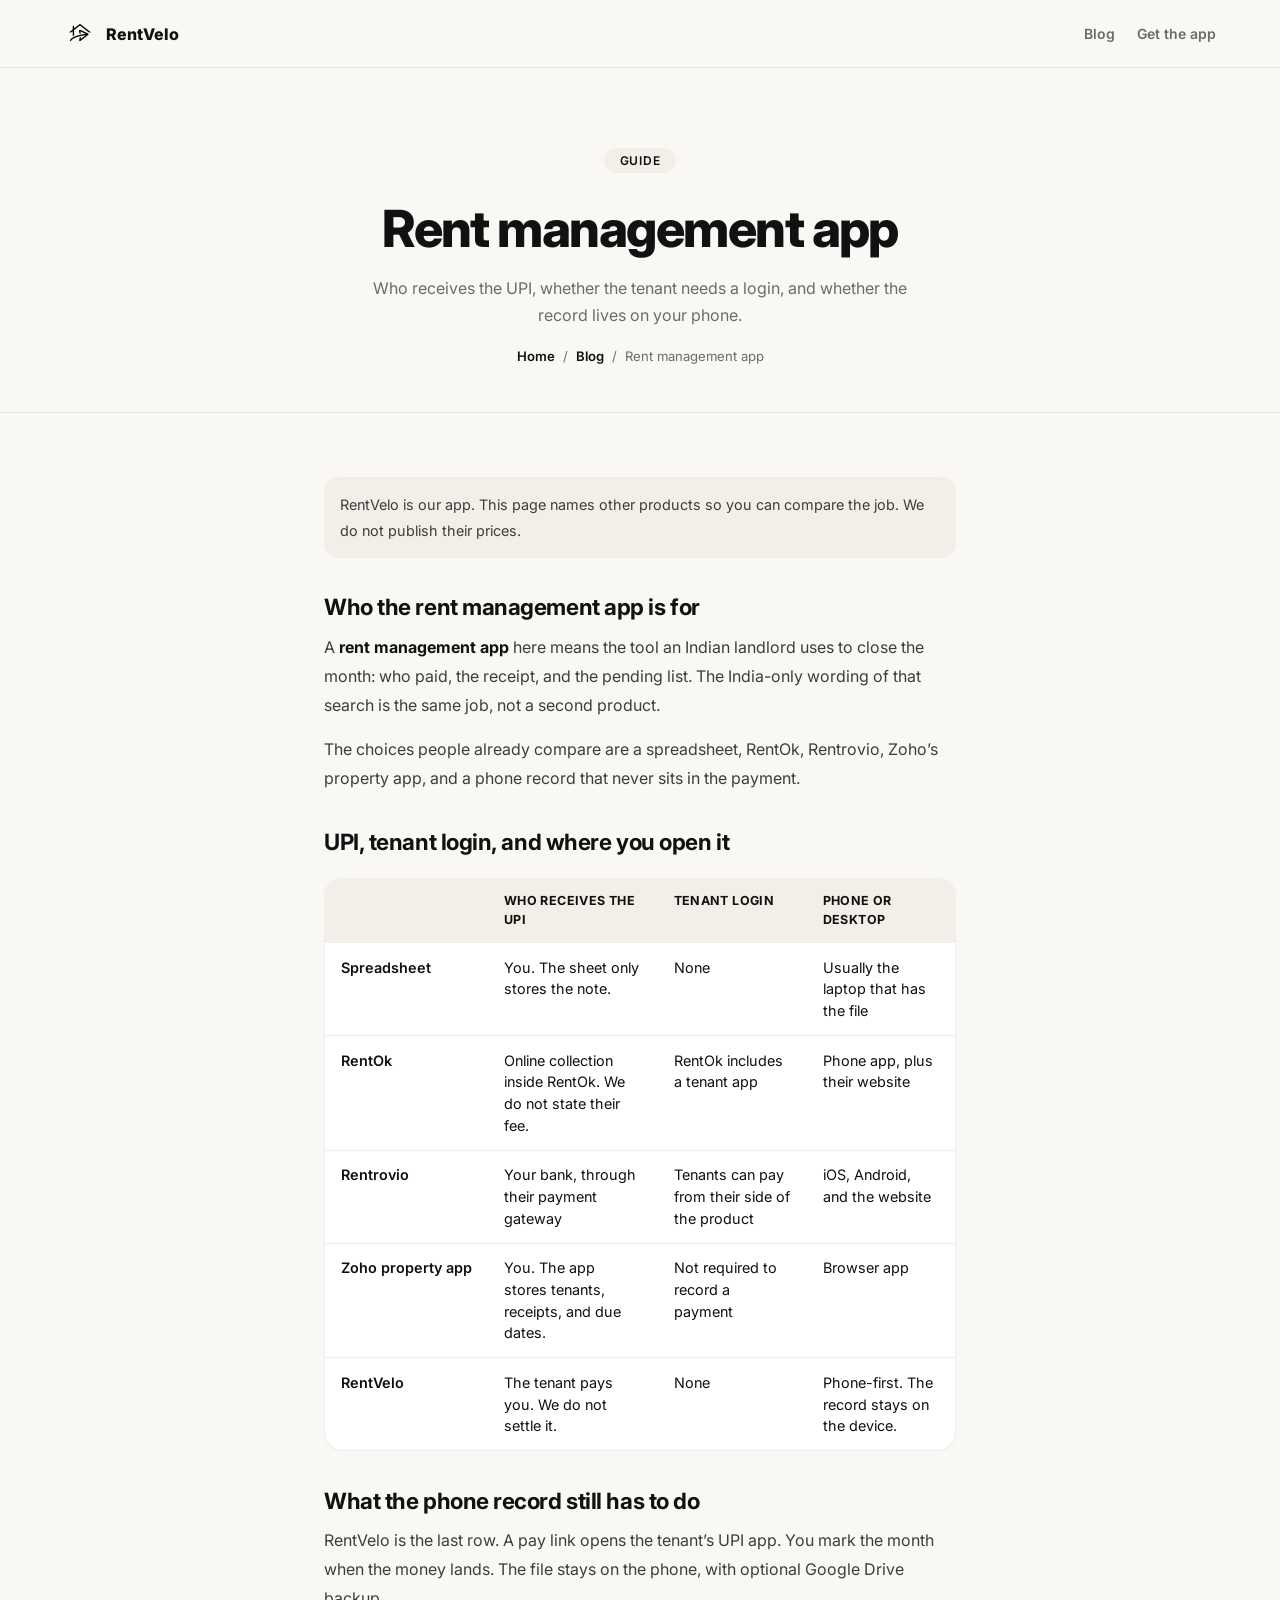
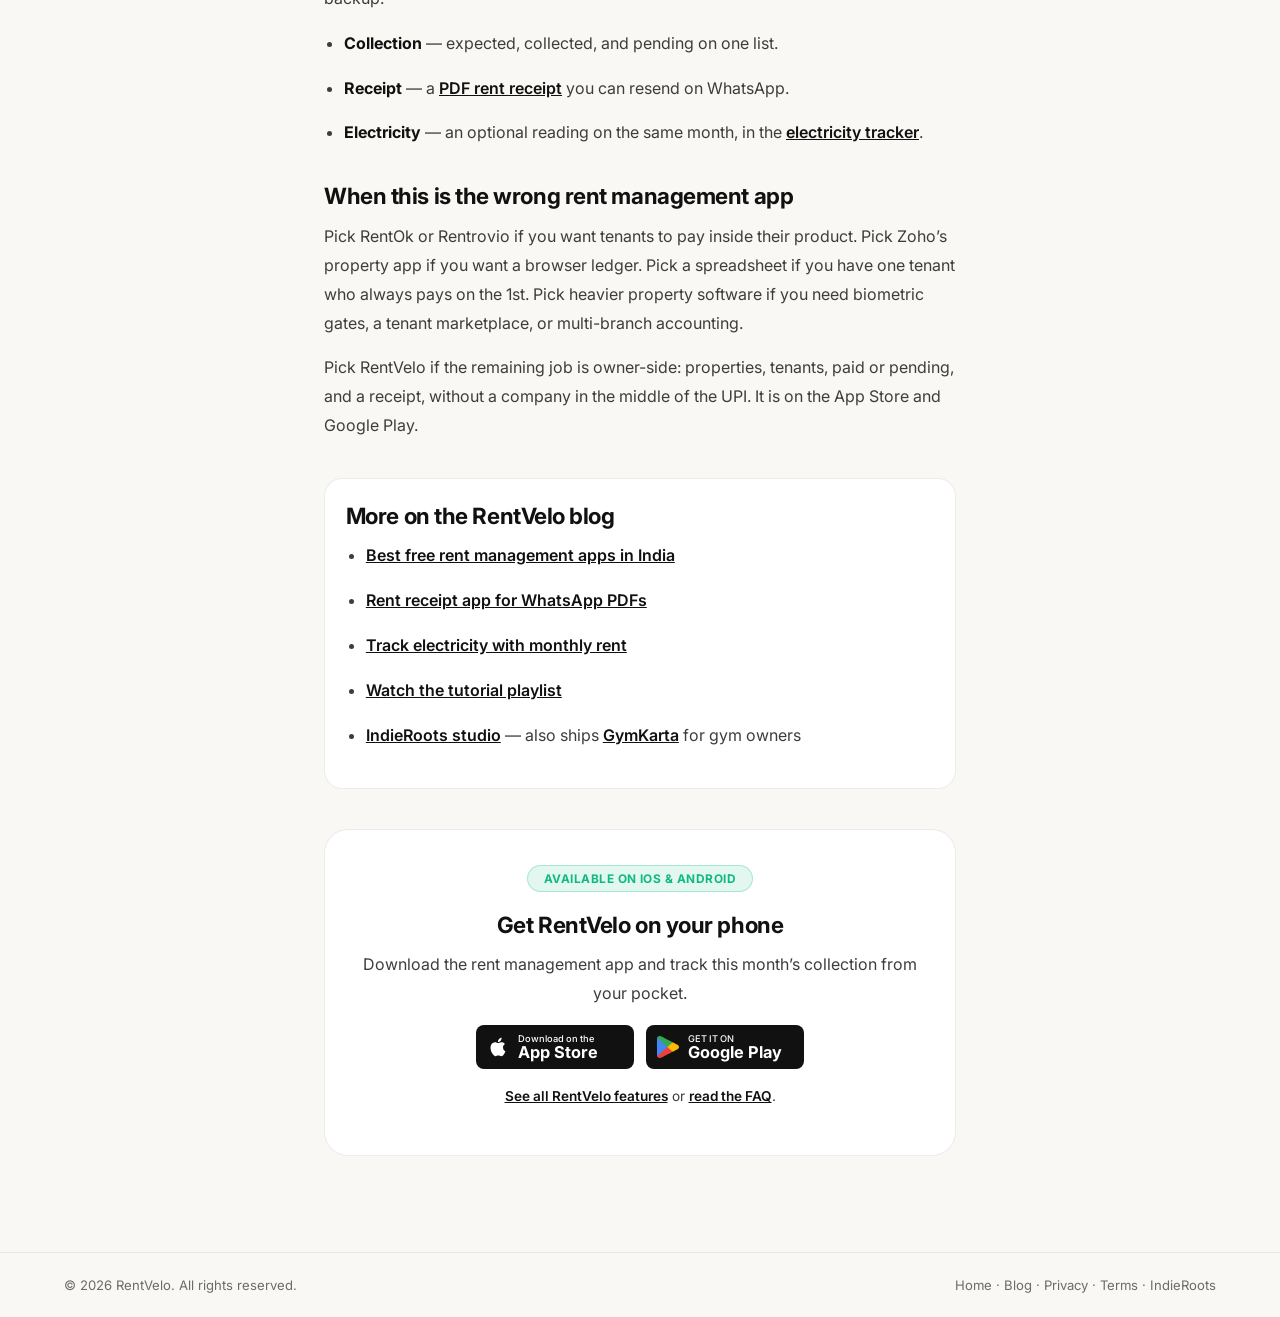
<file: blog/rent-management-app.html>
<!DOCTYPE html>
<html lang="en">

<head>
  <meta charset="UTF-8" />
  <meta name="viewport" content="width=device-width, initial-scale=1.0" />
  <title>Rent Management App | RentVelo</title>
  <meta name="description"
    content="A rent management app compared with a spreadsheet, RentOk, Rentrovio, and Zoho: who receives the UPI, whether tenants log in, and phone versus desktop." />
  <link rel="canonical" href="https://rentvelo.indieroots.in/blog/rent-management-app.html" />
  <link rel="icon" href="../assets/logo.png" type="image/png" />
  <meta property="og:type" content="article" />
  <meta property="og:title" content="Rent Management App | RentVelo" />
  <meta property="og:description"
    content="Spreadsheet, RentOk, Rentrovio, and Zoho next to a phone rent management app that does not settle UPI." />
  <meta property="og:url" content="https://rentvelo.indieroots.in/blog/rent-management-app.html" />
  <meta property="og:image" content="https://rentvelo.indieroots.in/assets/main.png" />
  <meta name="twitter:card" content="summary_large_image" />
  <meta name="twitter:title" content="Rent Management App | RentVelo" />
  <meta name="twitter:description"
    content="Spreadsheet, RentOk, Rentrovio, and Zoho next to a phone rent management app that does not settle UPI." />
  <meta name="twitter:image" content="https://rentvelo.indieroots.in/assets/main.png" />
  <link
    href="https://fonts.googleapis.com/css2?family=Inter:ital,wght@0,400;0,500;0,600;0,700;0,800;1,500;1,600&display=swap"
    rel="stylesheet" />
  <link rel="stylesheet" href="blog.css" />
  <script type="application/ld+json">
  {
    "@context": "https://schema.org",
    "@type": "WebPage",
    "name": "Rent management app",
    "url": "https://rentvelo.indieroots.in/blog/rent-management-app.html",
    "description": "A rent management app compared with a spreadsheet, RentOk, Rentrovio, and Zoho on UPI, tenant login, and phone versus desktop.",
    "isPartOf": {
      "@type": "WebSite",
      "name": "RentVelo",
      "url": "https://rentvelo.indieroots.in/"
    },
    "breadcrumb": {
      "@type": "BreadcrumbList",
      "itemListElement": [
        {
          "@type": "ListItem",
          "position": 1,
          "name": "Home",
          "item": "https://rentvelo.indieroots.in/"
        },
        {
          "@type": "ListItem",
          "position": 2,
          "name": "Blog",
          "item": "https://rentvelo.indieroots.in/blog/"
        },
        {
          "@type": "ListItem",
          "position": 3,
          "name": "Rent management app",
          "item": "https://rentvelo.indieroots.in/blog/rent-management-app.html"
        }
      ]
    }
  }
  </script>
</head>

<body>
  <nav class="top">
    <a href="../index.html" class="nav-logo">
      <img src="../assets/logo.png" alt="RentVelo logo" />
      RentVelo
    </a>
    <div class="nav-right">
      <a href="index.html" class="nav-link">Blog</a>
      <a href="../index.html#download" class="nav-link">Get the app</a>
    </div>
  </nav>

  <header class="page-hero">
    <div class="page-tag">Guide</div>
    <h1>Rent management app</h1>
    <p>Who receives the UPI, whether the tenant needs a login, and whether the record lives on your phone.</p>
    <nav class="breadcrumb" aria-label="Breadcrumb">
      <a href="../index.html">Home</a>
      <span>/</span>
      <a href="index.html">Blog</a>
      <span>/</span>
      <span>Rent management app</span>
    </nav>
  </header>

  <article class="guide">
    <p class="notice">RentVelo is our app. This page names other products so you can compare the job. We do not publish their prices.</p>

    <h2>Who the rent management app is for</h2>
    <p>A <strong>rent management app</strong> here means the tool an Indian landlord uses to close the month: who paid, the receipt, and the pending list. The India-only wording of that search is the same job, not a second product.</p>
    <p>The choices people already compare are a spreadsheet, RentOk, Rentrovio, Zoho’s property app, and a phone record that never sits in the payment.</p>

    <h2>UPI, tenant login, and where you open it</h2>
    <div class="compare-wrap">
      <table class="compare">
        <thead>
          <tr>
            <th></th>
            <th>Who receives the UPI</th>
            <th>Tenant login</th>
            <th>Phone or desktop</th>
          </tr>
        </thead>
        <tbody>
          <tr>
            <td>Spreadsheet</td>
            <td>You. The sheet only stores the note.</td>
            <td>None</td>
            <td>Usually the laptop that has the file</td>
          </tr>
          <tr>
            <td>RentOk</td>
            <td>Online collection inside RentOk. We do not state their fee.</td>
            <td>RentOk includes a tenant app</td>
            <td>Phone app, plus their website</td>
          </tr>
          <tr>
            <td>Rentrovio</td>
            <td>Your bank, through their payment gateway</td>
            <td>Tenants can pay from their side of the product</td>
            <td>iOS, Android, and the website</td>
          </tr>
          <tr>
            <td>Zoho property app</td>
            <td>You. The app stores tenants, receipts, and due dates.</td>
            <td>Not required to record a payment</td>
            <td>Browser app</td>
          </tr>
          <tr>
            <td>RentVelo</td>
            <td>The tenant pays you. We do not settle it.</td>
            <td>None</td>
            <td>Phone-first. The record stays on the device.</td>
          </tr>
        </tbody>
      </table>
    </div>

    <h2>What the phone record still has to do</h2>
    <p>RentVelo is the last row. A pay link opens the tenant’s UPI app. You mark the month when the money lands. The file stays on the phone, with optional Google Drive backup.</p>
    <ul>
      <li><strong>Collection</strong> — expected, collected, and pending on one list.</li>
      <li><strong>Receipt</strong> — a <a href="rent-receipt-app.html">PDF rent receipt</a> you can resend on WhatsApp.</li>
      <li><strong>Electricity</strong> — an optional reading on the same month, in the <a href="electricity-rent-tracker.html">electricity tracker</a>.</li>
    </ul>

    <h2>When this is the wrong rent management app</h2>
    <p>Pick RentOk or Rentrovio if you want tenants to pay inside their product. Pick Zoho’s property app if you want a browser ledger. Pick a spreadsheet if you have one tenant who always pays on the 1st. Pick heavier property software if you need biometric gates, a tenant marketplace, or multi-branch accounting.</p>
    <p>Pick RentVelo if the remaining job is owner-side: properties, tenants, paid or pending, and a receipt, without a company in the middle of the UPI. It is on the App Store and Google Play.</p>

    <div class="related">
      <h2>More on the RentVelo blog</h2>
      <ul>
        <li><a href="best-free-rent-management-apps-india.html">Best free rent management apps in India</a></li>
        <li><a href="rent-receipt-app.html">Rent receipt app for WhatsApp PDFs</a></li>
        <li><a href="electricity-rent-tracker.html">Track electricity with monthly rent</a></li>
        <li><a href="index.html#tutorials">Watch the tutorial playlist</a></li>
        <li><a href="https://indieroots.in/">IndieRoots studio</a> — also ships <a href="https://gymkarta.indieroots.in/">GymKarta</a> for gym owners</li>
      </ul>
    </div>

    <div class="guide-cta">
      <div class="pricing-tag">Available on iOS &amp; Android</div>
      <h2>Get RentVelo on your phone</h2>
      <p>Download the rent management app and track this month’s collection from your pocket.</p>
      <div class="pricing-actions">
        <a href="https://apps.apple.com/in/app/rentvelo-property-manager/id6761322535" class="btn-store"
          aria-label="Download RentVelo on the App Store">
          <svg class="store-icon" viewBox="0 0 24 24" fill="currentColor" aria-hidden="true">
            <path
              d="M18.71 19.5c-.83 1.24-1.71 2.45-3.05 2.47-1.34.03-1.77-.79-3.29-.79-1.53 0-2 .77-3.27.82-1.31.05-2.3-1.32-3.14-2.53C4.25 17 2.94 12.45 4.7 9.39c.87-1.52 2.43-2.48 4.12-2.51 1.28-.02 2.5.87 3.29.87.78 0 2.26-1.07 3.8-.91.65.03 2.47.26 3.64 1.98-.09.06-2.17 1.28-2.15 3.81.03 3.02 2.65 4.03 2.68 4.04-.03.07-.42 1.44-1.38 2.83M13 3.5c.73-.83 1.94-1.46 2.94-1.5.13 1.17-.34 2.35-1.04 3.19-.69.85-1.83 1.51-2.95 1.42-.15-1.15.41-2.35 1.05-3.11z" />
          </svg>
          <span class="btn-store-copy"><small>Download on the</small><strong>App Store</strong></span>
        </a>
        <a href="https://play.google.com/store/apps/details?id=com.indieroots.rentVelo&amp;pcampaignid=web_share"
          class="btn-store" aria-label="Get RentVelo on Google Play">
          <img class="store-icon" src="../assets/include/googlePlay.png" alt="" />
          <span class="btn-store-copy"><small>GET IT ON</small><strong>Google Play</strong></span>
        </a>
      </div>
      <p class="note"><a href="../index.html#features">See all RentVelo features</a> or <a href="../index.html#faq">read the FAQ</a>.</p>
    </div>
  </article>

  <footer>
    <span>© 2026 RentVelo. All rights reserved.</span>
    <span>
      <a href="../index.html">Home</a>
      ·
      <a href="index.html">Blog</a>
      ·
      <a href="../privacy-policy/">Privacy</a>
      ·
      <a href="../terms/">Terms</a>
      ·
      <a href="https://indieroots.in/">IndieRoots</a>
    </span>
  </footer>
</body>

</html>
</file>
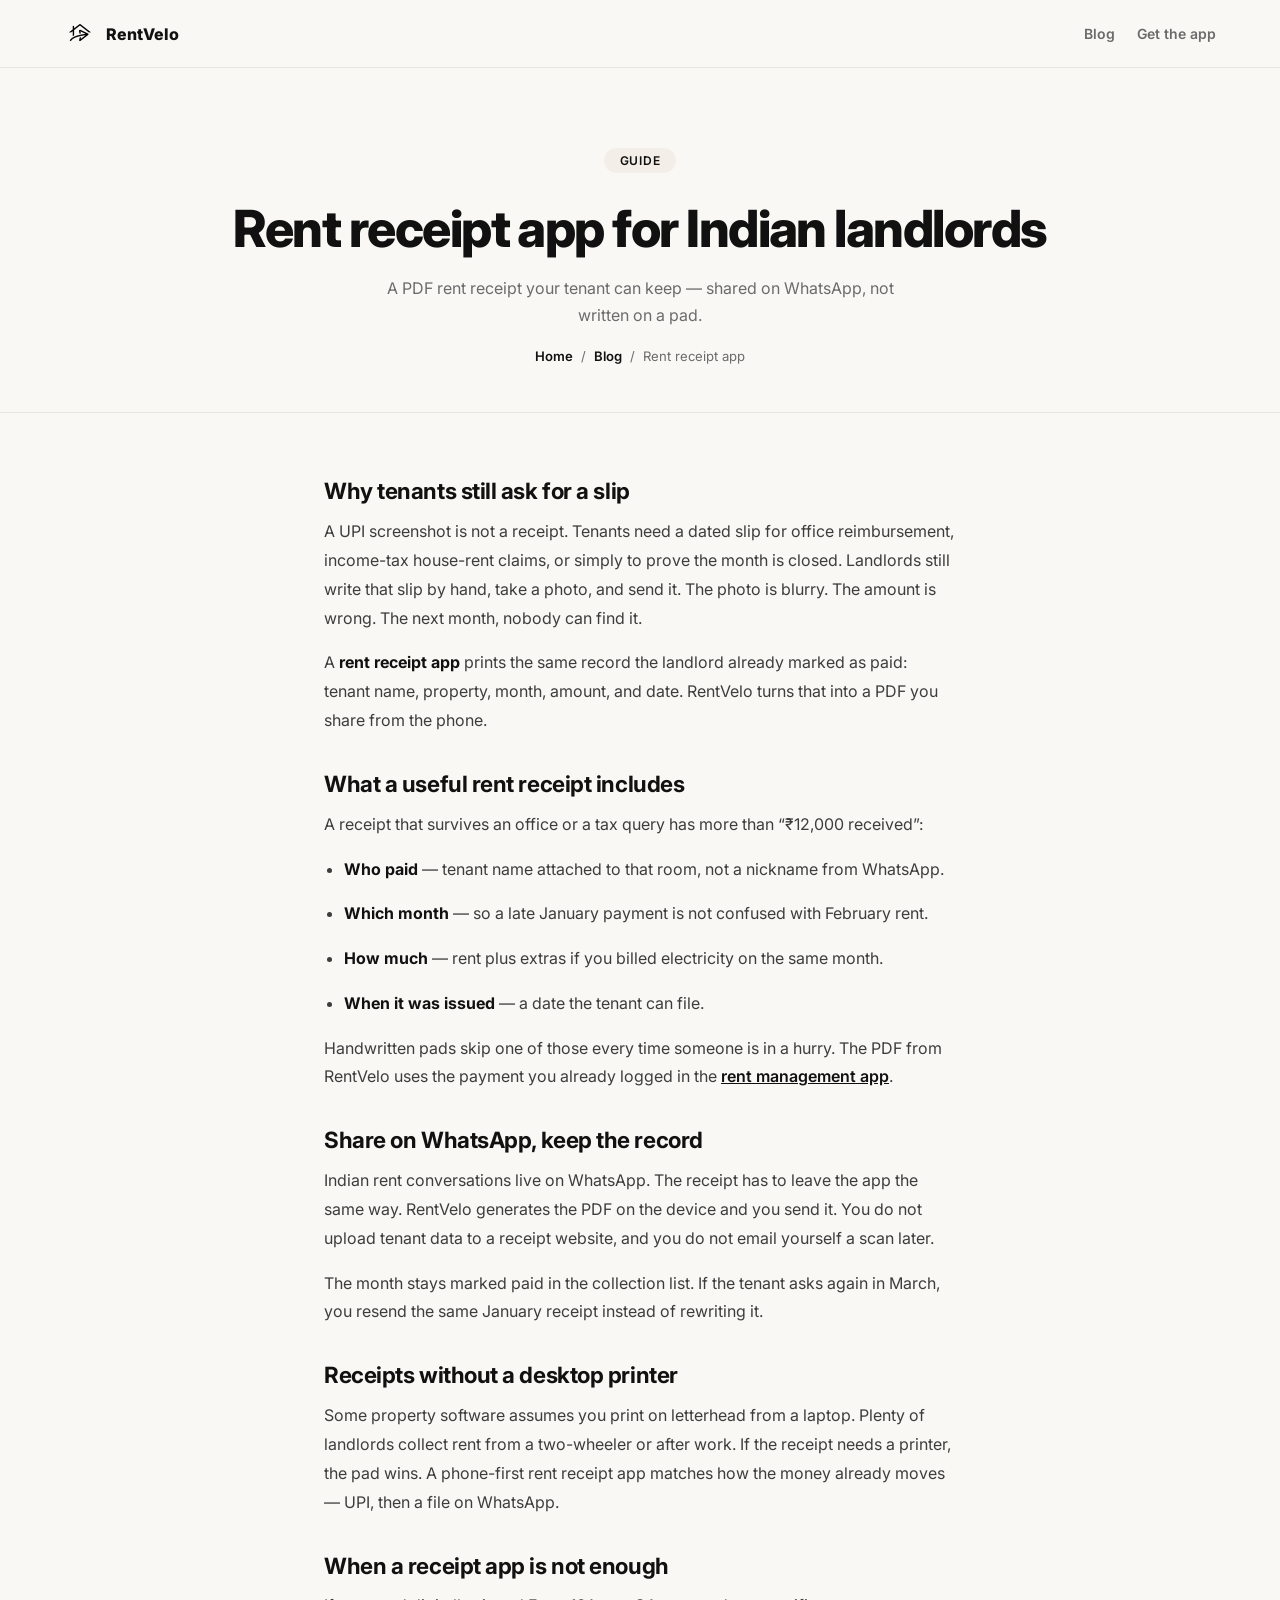
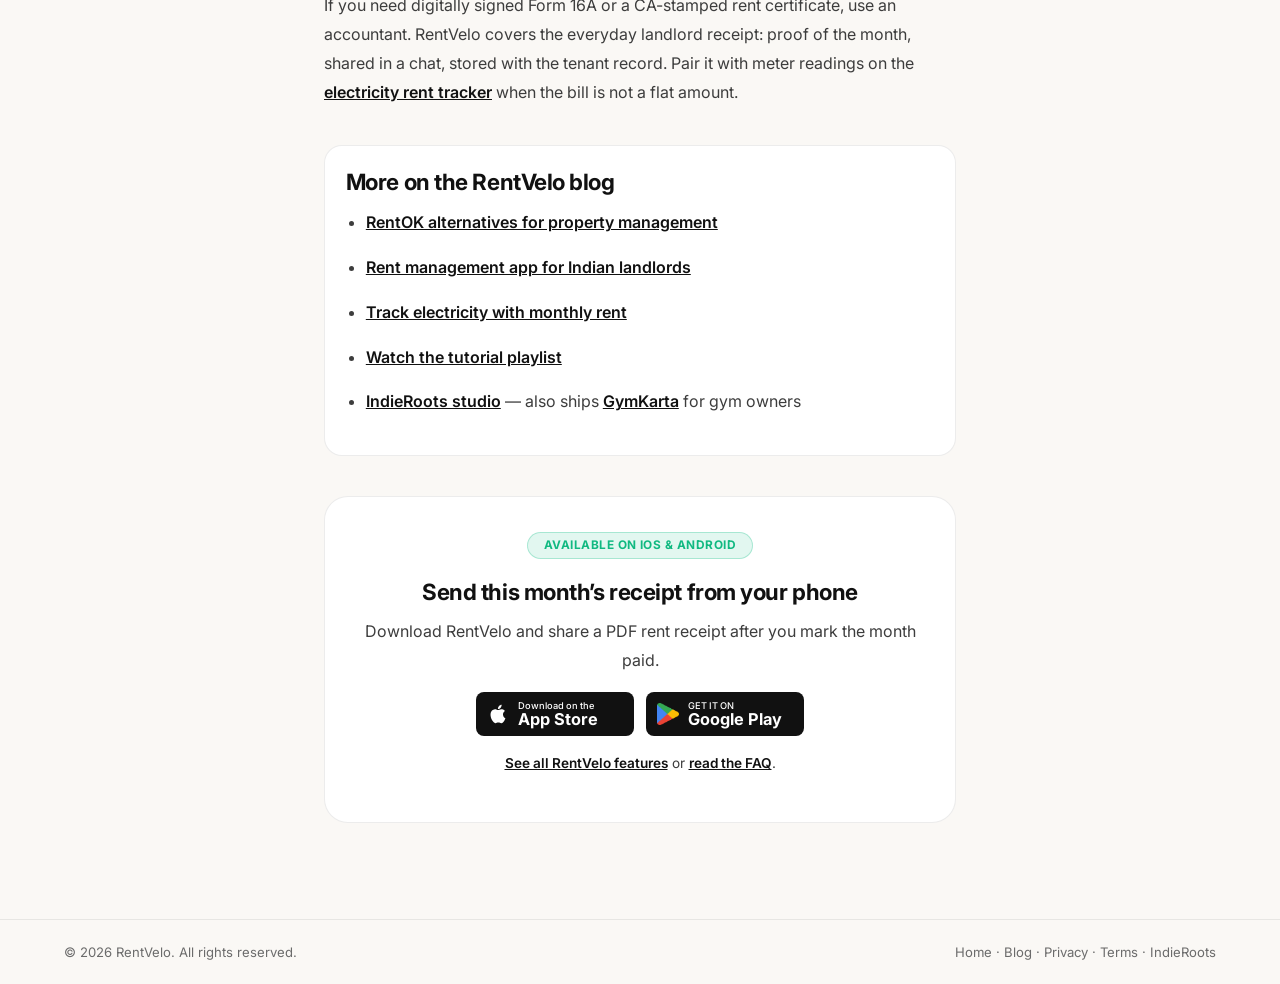
<file: blog/rent-receipt-app.html>
<!DOCTYPE html>
<html lang="en">

<head>
  <meta charset="UTF-8" />
  <meta name="viewport" content="width=device-width, initial-scale=1.0" />
  <title>Rent Receipt App for Indian Landlords | RentVelo</title>
  <meta name="description"
    content="Generate a PDF rent receipt on your phone and share it on WhatsApp. RentVelo is a rent receipt app for Indian landlords who still use handwritten slips." />
  <link rel="canonical" href="https://rentvelo.indieroots.in/blog/rent-receipt-app.html" />
  <link rel="icon" href="../assets/logo.png" type="image/png" />
  <meta property="og:type" content="article" />
  <meta property="og:title" content="Rent Receipt App for Indian Landlords | RentVelo" />
  <meta property="og:description"
    content="Create a PDF rent receipt and share it on WhatsApp instead of writing a slip." />
  <meta property="og:url" content="https://rentvelo.indieroots.in/blog/rent-receipt-app.html" />
  <meta property="og:image" content="https://rentvelo.indieroots.in/assets/main.png" />
  <meta name="twitter:card" content="summary_large_image" />
  <meta name="twitter:title" content="Rent Receipt App for Indian Landlords | RentVelo" />
  <meta name="twitter:description"
    content="Create a PDF rent receipt and share it on WhatsApp instead of writing a slip." />
  <meta name="twitter:image" content="https://rentvelo.indieroots.in/assets/main.png" />
  <link
    href="https://fonts.googleapis.com/css2?family=Inter:ital,wght@0,400;0,500;0,600;0,700;0,800;1,500;1,600&display=swap"
    rel="stylesheet" />
  <link rel="stylesheet" href="blog.css" />
  <script type="application/ld+json">
  {
    "@context": "https://schema.org",
    "@type": "WebPage",
    "name": "Rent receipt app for Indian landlords",
    "url": "https://rentvelo.indieroots.in/blog/rent-receipt-app.html",
    "description": "A rent receipt app that creates PDF receipts and shares them on WhatsApp.",
    "isPartOf": {
      "@type": "WebSite",
      "name": "RentVelo",
      "url": "https://rentvelo.indieroots.in/"
    },
    "breadcrumb": {
      "@type": "BreadcrumbList",
      "itemListElement": [
        {
          "@type": "ListItem",
          "position": 1,
          "name": "Home",
          "item": "https://rentvelo.indieroots.in/"
        },
        {
          "@type": "ListItem",
          "position": 2,
          "name": "Blog",
          "item": "https://rentvelo.indieroots.in/blog/"
        },
        {
          "@type": "ListItem",
          "position": 3,
          "name": "Rent receipt app",
          "item": "https://rentvelo.indieroots.in/blog/rent-receipt-app.html"
        }
      ]
    }
  }
  </script>
</head>

<body>
  <nav class="top">
    <a href="../index.html" class="nav-logo">
      <img src="../assets/logo.png" alt="RentVelo logo" />
      RentVelo
    </a>
    <div class="nav-right">
      <a href="index.html" class="nav-link">Blog</a>
      <a href="../index.html#download" class="nav-link">Get the app</a>
    </div>
  </nav>

  <header class="page-hero">
    <div class="page-tag">Guide</div>
    <h1>Rent receipt app for Indian landlords</h1>
    <p>A PDF rent receipt your tenant can keep — shared on WhatsApp, not written on a pad.</p>
    <nav class="breadcrumb" aria-label="Breadcrumb">
      <a href="../index.html">Home</a>
      <span>/</span>
      <a href="index.html">Blog</a>
      <span>/</span>
      <span>Rent receipt app</span>
    </nav>
  </header>

  <article class="guide">
    <h2>Why tenants still ask for a slip</h2>
    <p>A UPI screenshot is not a receipt. Tenants need a dated slip for office reimbursement, income-tax house-rent
      claims, or simply to prove the month is closed. Landlords still write that slip by hand, take a photo, and send
      it. The photo is blurry. The amount is wrong. The next month, nobody can find it.</p>
    <p>A <strong>rent receipt app</strong> prints the same record the landlord already marked as paid: tenant name,
      property, month, amount, and date. RentVelo turns that into a PDF you share from the phone.</p>

    <h2>What a useful rent receipt includes</h2>
    <p>A receipt that survives an office or a tax query has more than “₹12,000 received”:</p>
    <ul>
      <li><strong>Who paid</strong> — tenant name attached to that room, not a nickname from WhatsApp.</li>
      <li><strong>Which month</strong> — so a late January payment is not confused with February rent.</li>
      <li><strong>How much</strong> — rent plus extras if you billed electricity on the same month.</li>
      <li><strong>When it was issued</strong> — a date the tenant can file.</li>
    </ul>
    <p>Handwritten pads skip one of those every time someone is in a hurry. The PDF from RentVelo uses the payment you
      already logged in the <a href="rent-management-app.html">rent management app</a>.</p>

    <h2>Share on WhatsApp, keep the record</h2>
    <p>Indian rent conversations live on WhatsApp. The receipt has to leave the app the same way. RentVelo generates
      the PDF on the device and you send it. You do not upload tenant data to a receipt website, and you do not email
      yourself a scan later.</p>
    <p>The month stays marked paid in the collection list. If the tenant asks again in March, you resend the same
      January receipt instead of rewriting it.</p>

    <h2>Receipts without a desktop printer</h2>
    <p>Some property software assumes you print on letterhead from a laptop. Plenty of landlords collect rent from a
      two-wheeler or after work. If the receipt needs a printer, the pad wins. A phone-first rent receipt app matches
      how the money already moves — UPI, then a file on WhatsApp.</p>

    <h2>When a receipt app is not enough</h2>
    <p>If you need digitally signed Form 16A or a CA-stamped rent certificate, use an accountant. RentVelo covers the
      everyday landlord receipt: proof of the month, shared in a chat, stored with the tenant record. Pair it with
      meter readings on the <a href="electricity-rent-tracker.html">electricity rent tracker</a> when the bill is not
      a flat amount.</p>

    <div class="related">
      <h2>More on the RentVelo blog</h2>
      <ul>
        <li><a href="rentok-alternatives.html">RentOK alternatives for property management</a></li>
        <li><a href="rent-management-app.html">Rent management app for Indian landlords</a></li>
        <li><a href="electricity-rent-tracker.html">Track electricity with monthly rent</a></li>
        <li><a href="index.html#tutorials">Watch the tutorial playlist</a></li>
        <li><a href="https://indieroots.in/">IndieRoots studio</a> — also ships <a href="https://gymkarta.indieroots.in/">GymKarta</a> for gym owners</li>
      </ul>
    </div>

    <div class="guide-cta">
      <div class="pricing-tag">Available on iOS &amp; Android</div>
      <h2>Send this month’s receipt from your phone</h2>
      <p>Download RentVelo and share a PDF rent receipt after you mark the month paid.</p>
      <div class="pricing-actions">
        <a href="https://apps.apple.com/in/app/rentvelo-property-manager/id6761322535" class="btn-store"
          aria-label="Download RentVelo on the App Store">
          <svg class="store-icon" viewBox="0 0 24 24" fill="currentColor" aria-hidden="true">
            <path
              d="M18.71 19.5c-.83 1.24-1.71 2.45-3.05 2.47-1.34.03-1.77-.79-3.29-.79-1.53 0-2 .77-3.27.82-1.31.05-2.3-1.32-3.14-2.53C4.25 17 2.94 12.45 4.7 9.39c.87-1.52 2.43-2.48 4.12-2.51 1.28-.02 2.5.87 3.29.87.78 0 2.26-1.07 3.8-.91.65.03 2.47.26 3.64 1.98-.09.06-2.17 1.28-2.15 3.81.03 3.02 2.65 4.03 2.68 4.04-.03.07-.42 1.44-1.38 2.83M13 3.5c.73-.83 1.94-1.46 2.94-1.5.13 1.17-.34 2.35-1.04 3.19-.69.85-1.83 1.51-2.95 1.42-.15-1.15.41-2.35 1.05-3.11z" />
          </svg>
          <span class="btn-store-copy"><small>Download on the</small><strong>App Store</strong></span>
        </a>
        <a href="https://play.google.com/store/apps/details?id=com.indieroots.rentVelo&amp;pcampaignid=web_share"
          class="btn-store" aria-label="Get RentVelo on Google Play">
          <img class="store-icon" src="../assets/include/googlePlay.png" alt="" />
          <span class="btn-store-copy"><small>GET IT ON</small><strong>Google Play</strong></span>
        </a>
      </div>
      <p class="note"><a href="../index.html#features">See all RentVelo features</a> or <a href="../index.html#faq">read the FAQ</a>.</p>
    </div>
  </article>

  <footer>
    <span>© 2026 RentVelo. All rights reserved.</span>
    <span>
      <a href="../index.html">Home</a>
      ·
      <a href="index.html">Blog</a>
      ·
      <a href="../privacy-policy/">Privacy</a>
      ·
      <a href="../terms/">Terms</a>
      ·
      <a href="https://indieroots.in/">IndieRoots</a>
    </span>
  </footer>
</body>

</html>
</file>
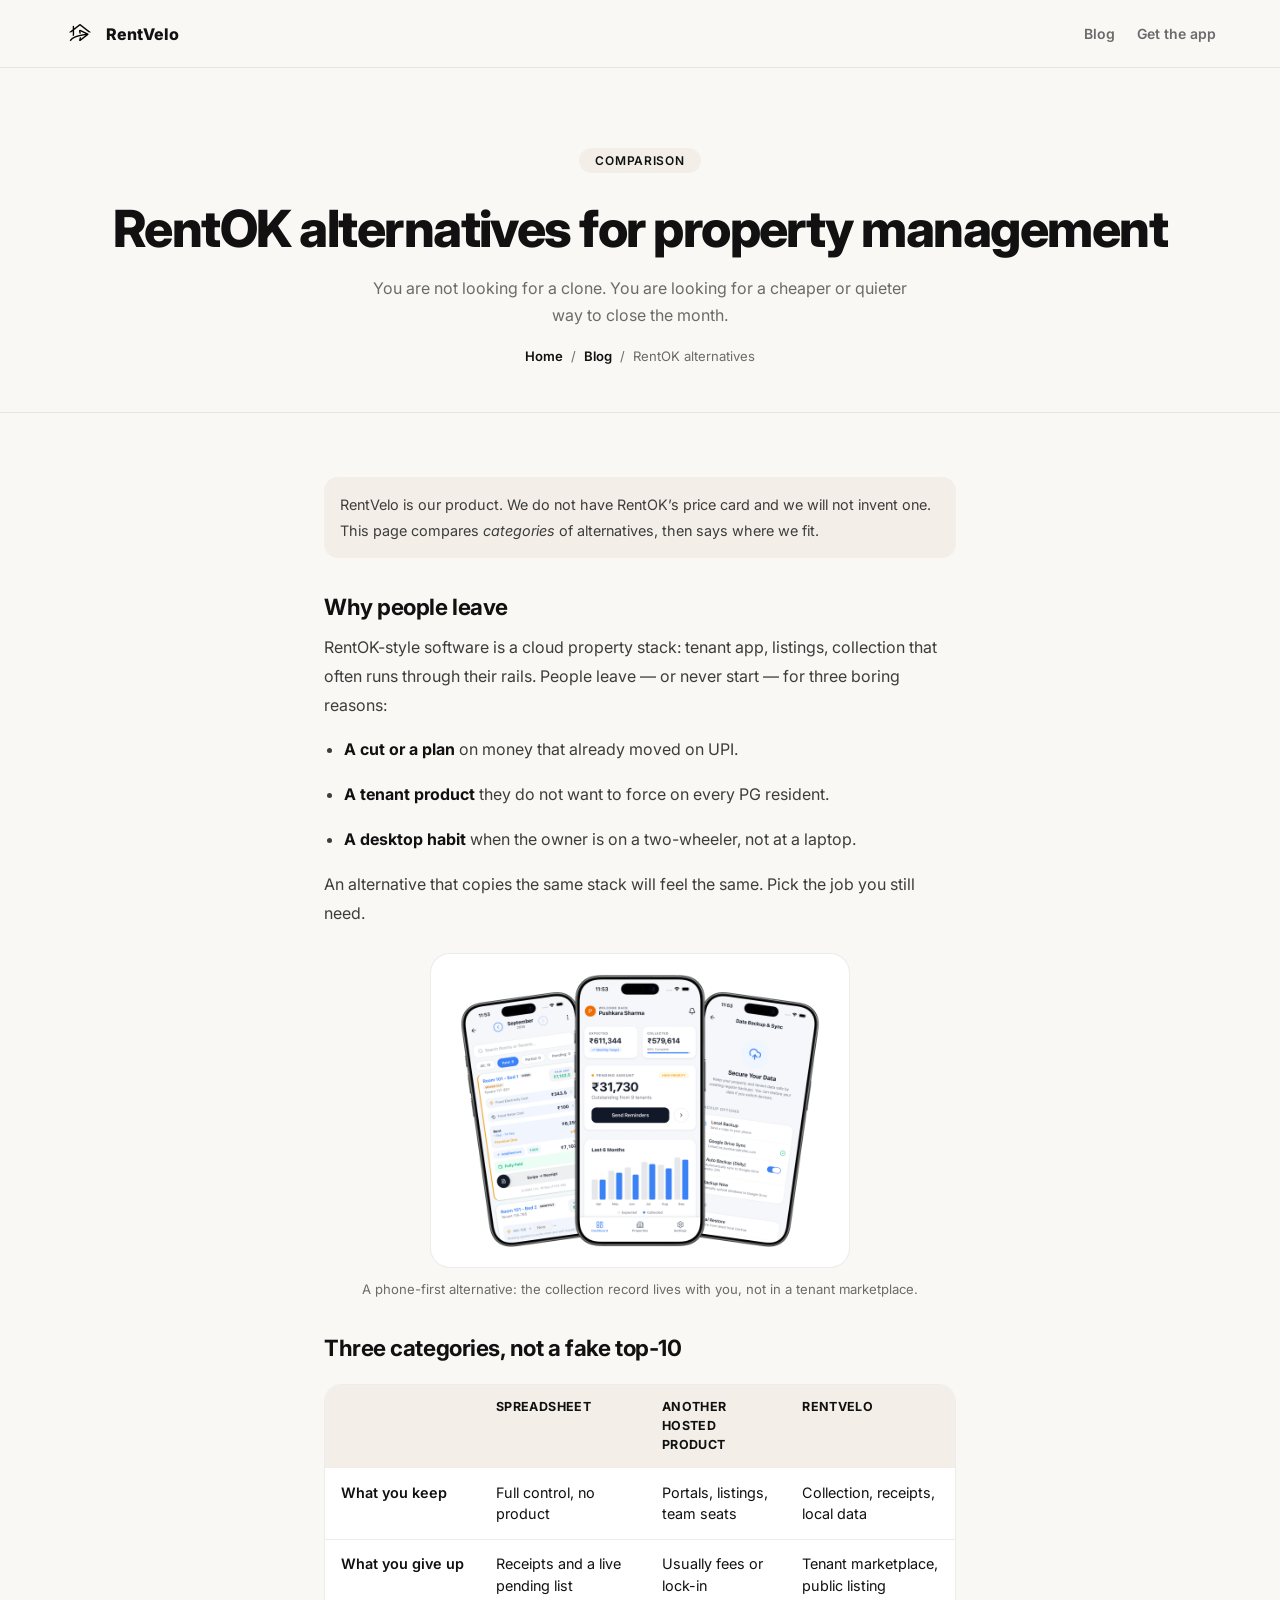
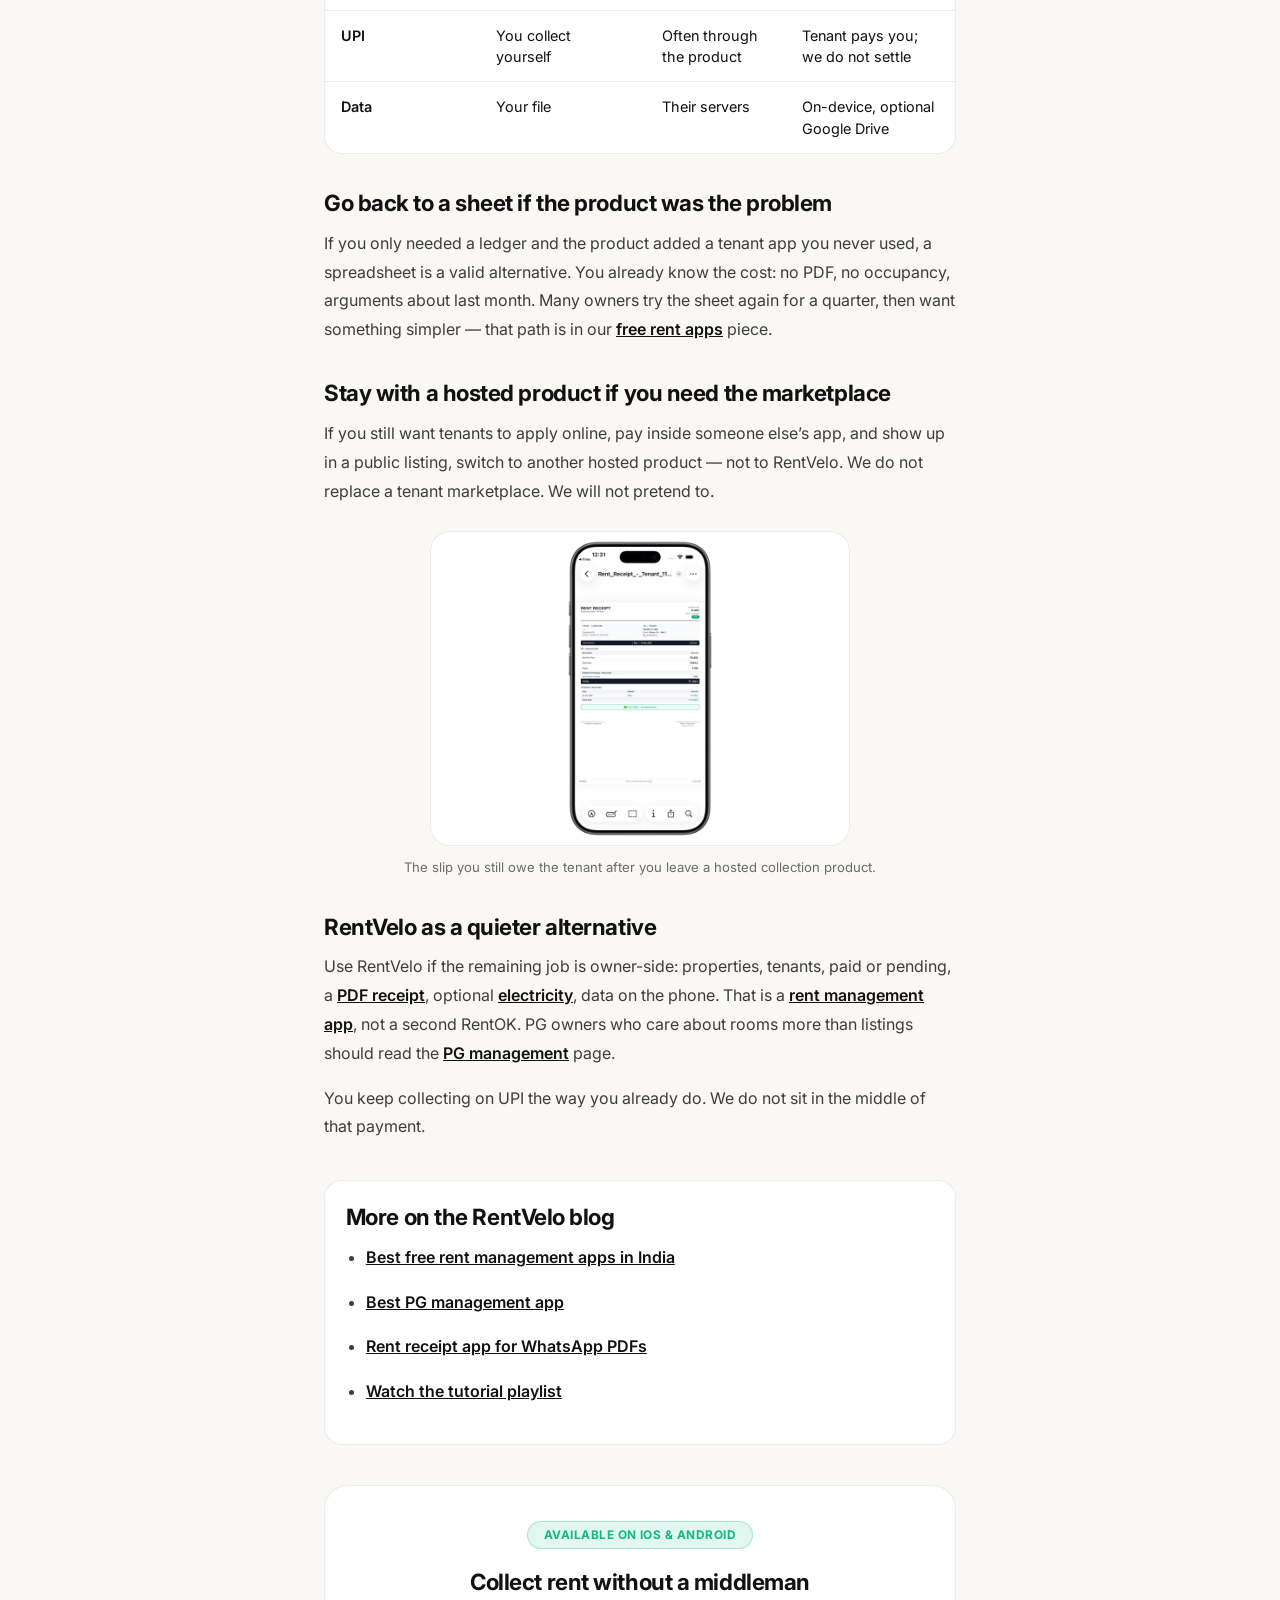
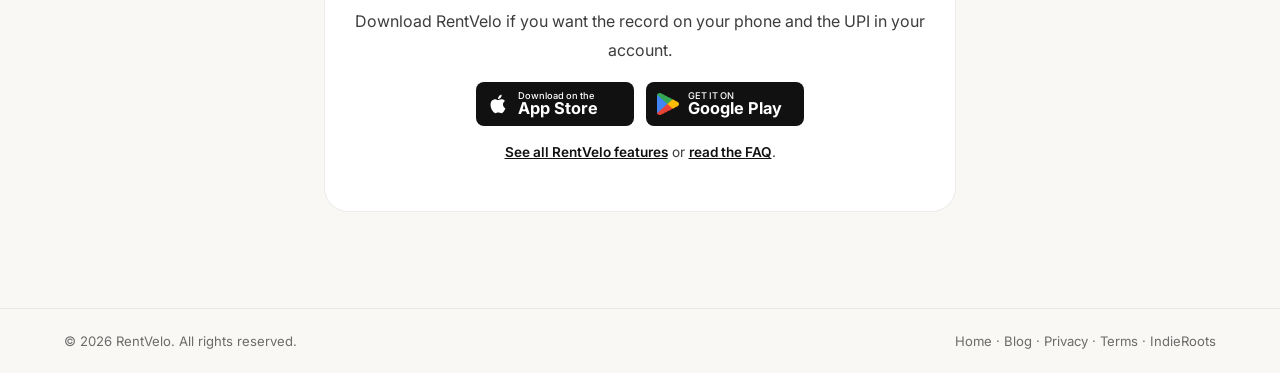
<file: blog/rentok-alternatives.html>
<!DOCTYPE html>
<html lang="en">

<head>
  <meta charset="UTF-8" />
  <meta name="viewport" content="width=device-width, initial-scale=1.0" />
  <title>RentOK Alternatives for Property Management | RentVelo</title>
  <meta name="description"
    content="Looking past RentOK? Compare a spreadsheet, heavier cloud SaaS, and a phone-first rent app that does not take a cut of UPI." />
  <link rel="canonical" href="https://rentvelo.indieroots.in/blog/rentok-alternatives.html" />
  <link rel="icon" href="../assets/logo.png" type="image/png" />
  <meta property="og:type" content="article" />
  <meta property="og:title" content="RentOK Alternatives for Property Management | RentVelo" />
  <meta property="og:description"
    content="Categories of RentOK alternatives: sheet, cloud SaaS, or a local rent app on your phone." />
  <meta property="og:url" content="https://rentvelo.indieroots.in/blog/rentok-alternatives.html" />
  <meta property="og:image" content="https://rentvelo.indieroots.in/assets/main.png" />
  <meta name="twitter:card" content="summary_large_image" />
  <meta name="twitter:title" content="RentOK Alternatives for Property Management | RentVelo" />
  <meta name="twitter:description"
    content="Categories of RentOK alternatives: sheet, cloud SaaS, or a local rent app on your phone." />
  <meta name="twitter:image" content="https://rentvelo.indieroots.in/assets/main.png" />
  <link
    href="https://fonts.googleapis.com/css2?family=Inter:ital,wght@0,400;0,500;0,600;0,700;0,800;1,500;1,600&display=swap"
    rel="stylesheet" />
  <link rel="stylesheet" href="blog.css" />
  <script type="application/ld+json">
  {
    "@context": "https://schema.org",
    "@type": "WebPage",
    "name": "RentOK alternatives for property management",
    "url": "https://rentvelo.indieroots.in/blog/rentok-alternatives.html",
    "description": "Spreadsheet, cloud SaaS, and a phone-first rent app as alternatives when you outgrow or leave RentOK-style software.",
    "isPartOf": {
      "@type": "WebSite",
      "name": "RentVelo",
      "url": "https://rentvelo.indieroots.in/"
    },
    "breadcrumb": {
      "@type": "BreadcrumbList",
      "itemListElement": [
        {
          "@type": "ListItem",
          "position": 1,
          "name": "Home",
          "item": "https://rentvelo.indieroots.in/"
        },
        {
          "@type": "ListItem",
          "position": 2,
          "name": "Blog",
          "item": "https://rentvelo.indieroots.in/blog/"
        },
        {
          "@type": "ListItem",
          "position": 3,
          "name": "RentOK alternatives",
          "item": "https://rentvelo.indieroots.in/blog/rentok-alternatives.html"
        }
      ]
    }
  }
  </script>
</head>

<body>
  <nav class="top">
    <a href="../index.html" class="nav-logo">
      <img src="../assets/logo.png" alt="RentVelo logo" />
      RentVelo
    </a>
    <div class="nav-right">
      <a href="index.html" class="nav-link">Blog</a>
      <a href="../index.html#download" class="nav-link">Get the app</a>
    </div>
  </nav>

  <header class="page-hero">
    <div class="page-tag">Comparison</div>
    <h1>RentOK alternatives for property management</h1>
    <p>You are not looking for a clone. You are looking for a cheaper or quieter way to close the month.</p>
    <nav class="breadcrumb" aria-label="Breadcrumb">
      <a href="../index.html">Home</a>
      <span>/</span>
      <a href="index.html">Blog</a>
      <span>/</span>
      <span>RentOK alternatives</span>
    </nav>
  </header>

  <article class="guide">
    <p class="notice">RentVelo is our product. We do not have RentOK’s price card and we will not invent one. This
      page compares <em>categories</em> of alternatives, then says where we fit.</p>

    <h2>Why people leave</h2>
    <p>RentOK-style software is a cloud property stack: tenant app, listings, collection that often runs through
      their rails. People leave — or never start — for three boring reasons:</p>
    <ul>
      <li><strong>A cut or a plan</strong> on money that already moved on UPI.</li>
      <li><strong>A tenant product</strong> they do not want to force on every PG resident.</li>
      <li><strong>A desktop habit</strong> when the owner is on a two-wheeler, not at a laptop.</li>
    </ul>
    <p>An alternative that copies the same stack will feel the same. Pick the job you still need.</p>

    <figure class="guide-figure">
      <img src="../assets/main.png" alt="RentVelo on an iPhone" />
      <figcaption>A phone-first alternative: the collection record lives with you, not in a tenant marketplace.</figcaption>
    </figure>

    <h2>Three categories, not a fake top-10</h2>
    <div class="compare-wrap">
      <table class="compare">
        <thead>
          <tr>
            <th></th>
            <th>Spreadsheet</th>
            <th>Another hosted product</th>
            <th>RentVelo</th>
          </tr>
        </thead>
        <tbody>
          <tr>
            <td>What you keep</td>
            <td>Full control, no product</td>
            <td>Portals, listings, team seats</td>
            <td>Collection, receipts, local data</td>
          </tr>
          <tr>
            <td>What you give up</td>
            <td>Receipts and a live pending list</td>
            <td>Usually fees or lock-in</td>
            <td>Tenant marketplace, public listing</td>
          </tr>
          <tr>
            <td>UPI</td>
            <td>You collect yourself</td>
            <td>Often through the product</td>
            <td>Tenant pays you; we do not settle</td>
          </tr>
          <tr>
            <td>Data</td>
            <td>Your file</td>
            <td>Their servers</td>
            <td>On-device, optional Google Drive</td>
          </tr>
        </tbody>
      </table>
    </div>

    <h2>Go back to a sheet if the product was the problem</h2>
    <p>If you only needed a ledger and the product added a tenant app you never used, a spreadsheet is a valid
      alternative. You already know the cost: no PDF, no occupancy, arguments about last month. Many owners try the
      sheet again for a quarter, then want something simpler — that path is in our
      <a href="best-free-rent-management-apps-india.html">free rent apps</a> piece.</p>

    <h2>Stay with a hosted product if you need the marketplace</h2>
    <p>If you still want tenants to apply online, pay inside someone else’s app, and show up in a public listing,
      switch to another hosted product — not to RentVelo. We do not replace a tenant marketplace. We will not pretend to.</p>

    <figure class="guide-figure">
      <img src="../assets/include/receipt.png" alt="RentVelo PDF rent receipt on a phone" />
      <figcaption>The slip you still owe the tenant after you leave a hosted collection product.</figcaption>
    </figure>

    <h2>RentVelo as a quieter alternative</h2>
    <p>Use RentVelo if the remaining job is owner-side: properties, tenants, paid or pending, a
      <a href="rent-receipt-app.html">PDF receipt</a>, optional
      <a href="electricity-rent-tracker.html">electricity</a>, data on the phone. That is a
      <a href="rent-management-app.html">rent management app</a>, not a second RentOK. PG owners who care about
      rooms more than listings should read the <a href="best-pg-management-app.html">PG management</a> page.</p>
    <p>You keep collecting on UPI the way you already do. We do not sit in the middle of that payment.</p>

    <div class="related">
      <h2>More on the RentVelo blog</h2>
      <ul>
        <li><a href="best-free-rent-management-apps-india.html">Best free rent management apps in India</a></li>
        <li><a href="best-pg-management-app.html">Best PG management app</a></li>
        <li><a href="rent-receipt-app.html">Rent receipt app for WhatsApp PDFs</a></li>
        <li><a href="index.html#tutorials">Watch the tutorial playlist</a></li>
      </ul>
    </div>

    <div class="guide-cta">
      <div class="pricing-tag">Available on iOS &amp; Android</div>
      <h2>Collect rent without a middleman</h2>
      <p>Download RentVelo if you want the record on your phone and the UPI in your account.</p>
      <div class="pricing-actions">
        <a href="https://apps.apple.com/in/app/rentvelo-property-manager/id6761322535" class="btn-store"
          aria-label="Download RentVelo on the App Store">
          <svg class="store-icon" viewBox="0 0 24 24" fill="currentColor" aria-hidden="true">
            <path
              d="M18.71 19.5c-.83 1.24-1.71 2.45-3.05 2.47-1.34.03-1.77-.79-3.29-.79-1.53 0-2 .77-3.27.82-1.31.05-2.3-1.32-3.14-2.53C4.25 17 2.94 12.45 4.7 9.39c.87-1.52 2.43-2.48 4.12-2.51 1.28-.02 2.5.87 3.29.87.78 0 2.26-1.07 3.8-.91.65.03 2.47.26 3.64 1.98-.09.06-2.17 1.28-2.15 3.81.03 3.02 2.65 4.03 2.68 4.04-.03.07-.42 1.44-1.38 2.83M13 3.5c.73-.83 1.94-1.46 2.94-1.5.13 1.17-.34 2.35-1.04 3.19-.69.85-1.83 1.51-2.95 1.42-.15-1.15.41-2.35 1.05-3.11z" />
          </svg>
          <span class="btn-store-copy"><small>Download on the</small><strong>App Store</strong></span>
        </a>
        <a href="https://play.google.com/store/apps/details?id=com.indieroots.rentVelo&amp;pcampaignid=web_share"
          class="btn-store" aria-label="Get RentVelo on Google Play">
          <img class="store-icon" src="../assets/include/googlePlay.png" alt="" />
          <span class="btn-store-copy"><small>GET IT ON</small><strong>Google Play</strong></span>
        </a>
      </div>
      <p class="note"><a href="../index.html#features">See all RentVelo features</a> or <a href="../index.html#faq">read the FAQ</a>.</p>
    </div>
  </article>

  <footer>
    <span>© 2026 RentVelo. All rights reserved.</span>
    <span>
      <a href="../index.html">Home</a>
      ·
      <a href="index.html">Blog</a>
      ·
      <a href="../privacy-policy/">Privacy</a>
      ·
      <a href="../terms/">Terms</a>
      ·
      <a href="https://indieroots.in/">IndieRoots</a>
    </span>
  </footer>
</body>

</html>
</file>
<file: blog/blog.css>
*,
*::before,
*::after {
  box-sizing: border-box;
  margin: 0;
  padding: 0;
}

:root {
  --bg: #FAF8F5;
  --surface: #FFFFFF;
  --text: #111111;
  --muted: #6B6B6B;
  --border: rgba(17, 17, 17, 0.08);
}

html {
  scroll-behavior: smooth;
}

body {
  background: var(--bg);
  color: var(--text);
  font-family: Inter, system-ui, sans-serif;
}

nav.top {
  position: sticky;
  top: 0;
  z-index: 100;
  display: flex;
  align-items: center;
  justify-content: space-between;
  padding: 1.1rem 5%;
  background: rgba(250, 248, 245, 0.9);
  backdrop-filter: blur(16px);
  border-bottom: 1px solid var(--border);
}

.nav-logo {
  display: flex;
  align-items: center;
  gap: 0.6rem;
  text-decoration: none;
  color: var(--text);
  font-weight: 800;
}

.nav-logo img {
  width: 32px;
  height: 32px;
  border-radius: 8px;
  object-fit: cover;
}

.nav-right {
  display: flex;
  align-items: center;
  gap: 1.4rem;
}

.nav-link {
  color: var(--muted);
  text-decoration: none;
  font-size: 0.875rem;
  font-weight: 600;
}

.page-hero {
  padding: 5rem 5% 3rem;
  text-align: center;
  border-bottom: 1px solid var(--border);
}

.page-tag {
  display: inline-block;
  background: #f3efe8;
  border-radius: 100px;
  padding: 0.3rem 1rem;
  font-size: 0.75rem;
  font-weight: 600;
  letter-spacing: 0.06em;
  text-transform: uppercase;
  margin-bottom: 1.5rem;
}

.page-hero h1 {
  font-size: clamp(2rem, 5vw, 3.2rem);
  font-weight: 800;
  letter-spacing: -0.03em;
  margin-bottom: 1rem;
}

.page-hero p {
  color: var(--muted);
  max-width: 560px;
  margin: 0 auto;
  line-height: 1.7;
}

.breadcrumb {
  display: flex;
  justify-content: center;
  flex-wrap: wrap;
  gap: 0.5rem;
  margin-top: 1.2rem;
  font-size: 0.82rem;
  color: var(--muted);
}

.breadcrumb a {
  color: var(--text);
  font-weight: 600;
  text-decoration: none;
}

.guide {
  max-width: 760px;
  margin: 0 auto;
  padding: 4rem 5% 6rem;
}

.guide h2 {
  font-size: 1.4rem;
  font-weight: 700;
  letter-spacing: -0.02em;
  margin: 2.2rem 0 0.8rem;
}

.guide h2:first-child {
  margin-top: 0;
}

.guide p,
.guide li {
  color: #3d3d3d;
  line-height: 1.8;
  margin-bottom: 1rem;
}

.guide ul {
  padding-left: 1.25rem;
  margin-bottom: 1rem;
}

.guide strong {
  color: var(--text);
}

.guide a {
  color: var(--text);
  font-weight: 600;
}

.guide-figure {
  margin: 1.6rem 0 2rem;
}

.guide-figure img {
  display: block;
  width: 100%;
  max-width: 420px;
  margin: 0 auto;
  border-radius: 20px;
  border: 1px solid var(--border);
  background: #fff;
}

.guide-figure figcaption {
  margin-top: 0.7rem;
  text-align: center;
  font-size: 0.82rem;
  color: var(--muted);
  line-height: 1.5;
}

.compare-wrap {
  overflow-x: auto;
  margin: 1.4rem 0 2rem;
  border: 1px solid var(--border);
  border-radius: 18px;
  background: #fff;
}

.compare {
  width: 100%;
  border-collapse: collapse;
  font-size: 0.9rem;
}

.compare th,
.compare td {
  padding: 0.85rem 1rem;
  text-align: left;
  border-bottom: 1px solid var(--border);
  vertical-align: top;
  line-height: 1.5;
}

.compare th {
  font-size: 0.78rem;
  font-weight: 700;
  letter-spacing: 0.03em;
  text-transform: uppercase;
  background: #f3efe8;
}

.compare tr:last-child th,
.compare tr:last-child td {
  border-bottom: 0;
}

.compare td:first-child {
  font-weight: 600;
  color: var(--text);
  white-space: nowrap;
}

.notice {
  margin: 0 0 1.4rem;
  padding: 0.9rem 1rem;
  background: #f3efe8;
  border-radius: 14px;
  font-size: 0.9rem;
  color: #3d3d3d;
  line-height: 1.6;
}

.related {
  margin-top: 2.4rem;
  padding: 1.4rem 1.3rem;
  background: #fff;
  border: 1px solid var(--border);
  border-radius: 18px;
}

.related h2 {
  margin-top: 0;
}

.guide-cta {
  margin-top: 2.5rem;
  padding: 2.2rem 1.6rem 1.8rem;
  background: #fff;
  border: 1px solid var(--border);
  border-radius: 24px;
  text-align: center;
}

.guide-cta h2 {
  margin: 0 0 0.75rem;
}

.guide-cta p {
  margin-bottom: 1.1rem;
}

.pricing-tag {
  display: inline-flex;
  background: rgba(16, 185, 129, 0.12);
  border: 1px solid rgba(16, 185, 129, 0.28);
  border-radius: 100px;
  padding: 0.35rem 1rem;
  font-size: 0.74rem;
  font-weight: 700;
  color: #10B981;
  margin-bottom: 1.2rem;
  letter-spacing: 0.04em;
  text-transform: uppercase;
}

.pricing-actions {
  display: flex;
  justify-content: center;
  flex-wrap: wrap;
  gap: 0.75rem;
  margin-bottom: 0.9rem;
}

.btn-store {
  display: inline-flex;
  align-items: center;
  gap: 0.55rem;
  text-decoration: none;
  padding: 0.4rem 0.95rem 0.4rem 0.7rem;
  border-radius: 8px;
  background: #111;
  color: #fff;
  height: 44px;
  min-width: 158px;
}

.guide-cta .btn-store {
  color: #fff;
  font-weight: 500;
}

.store-icon {
  width: 22px;
  height: 22px;
}

.btn-store-copy {
  display: flex;
  flex-direction: column;
  align-items: flex-start;
  line-height: 1.05;
}

.btn-store-copy small {
  font-size: 0.58rem;
}

.btn-store-copy strong {
  font-size: 1.02rem;
  color: #fff;
}

.note {
  font-size: 0.85rem;
  color: var(--muted);
  margin-bottom: 0;
}

.blog-wrap {
  max-width: 920px;
  margin: 0 auto;
  padding: 3.5rem 5% 6rem;
}

.blog-block {
  margin-bottom: 4rem;
}

.blog-block h2 {
  font-size: 1.5rem;
  font-weight: 800;
  letter-spacing: -0.02em;
  margin-bottom: 0.6rem;
}

.blog-block > p {
  color: var(--muted);
  line-height: 1.7;
  margin-bottom: 1.4rem;
}

.video-frame {
  position: relative;
  width: 100%;
  padding-bottom: 56.25%;
  background: #111;
  border-radius: 20px;
  overflow: hidden;
  border: 1px solid var(--border);
}

.video-frame iframe {
  position: absolute;
  inset: 0;
  width: 100%;
  height: 100%;
  border: 0;
}

.video-links {
  display: flex;
  flex-wrap: wrap;
  gap: 1rem;
  margin-top: 1rem;
}

.video-links a {
  color: var(--text);
  font-weight: 600;
  font-size: 0.9rem;
}

.guide-cards {
  display: grid;
  grid-template-columns: repeat(auto-fit, minmax(240px, 1fr));
  gap: 1rem;
}

.guide-card {
  display: block;
  background: #fff;
  border: 1px solid var(--border);
  border-radius: 20px;
  padding: 1.5rem 1.35rem 1.4rem;
  text-decoration: none;
  color: inherit;
}

.guide-card span {
  display: inline-block;
  font-size: 0.7rem;
  font-weight: 700;
  letter-spacing: 0.06em;
  text-transform: uppercase;
  color: var(--muted);
  margin-bottom: 0.7rem;
}

.guide-card h3 {
  font-size: 1.1rem;
  font-weight: 700;
  letter-spacing: -0.02em;
  margin-bottom: 0.55rem;
}

.guide-card p {
  color: var(--muted);
  font-size: 0.9rem;
  line-height: 1.6;
}

footer {
  border-top: 1px solid var(--border);
  padding: 1.5rem 5%;
  display: flex;
  justify-content: space-between;
  gap: 1rem;
  flex-wrap: wrap;
  font-size: 0.82rem;
  color: var(--muted);
}

footer a {
  color: var(--muted);
  text-decoration: none;
}

@media (max-width: 600px) {
  .page-hero,
  .guide,
  .blog-wrap {
    padding-left: 1.2rem;
    padding-right: 1.2rem;
  }

  .compare td:first-child {
    white-space: normal;
  }
}
</file>
